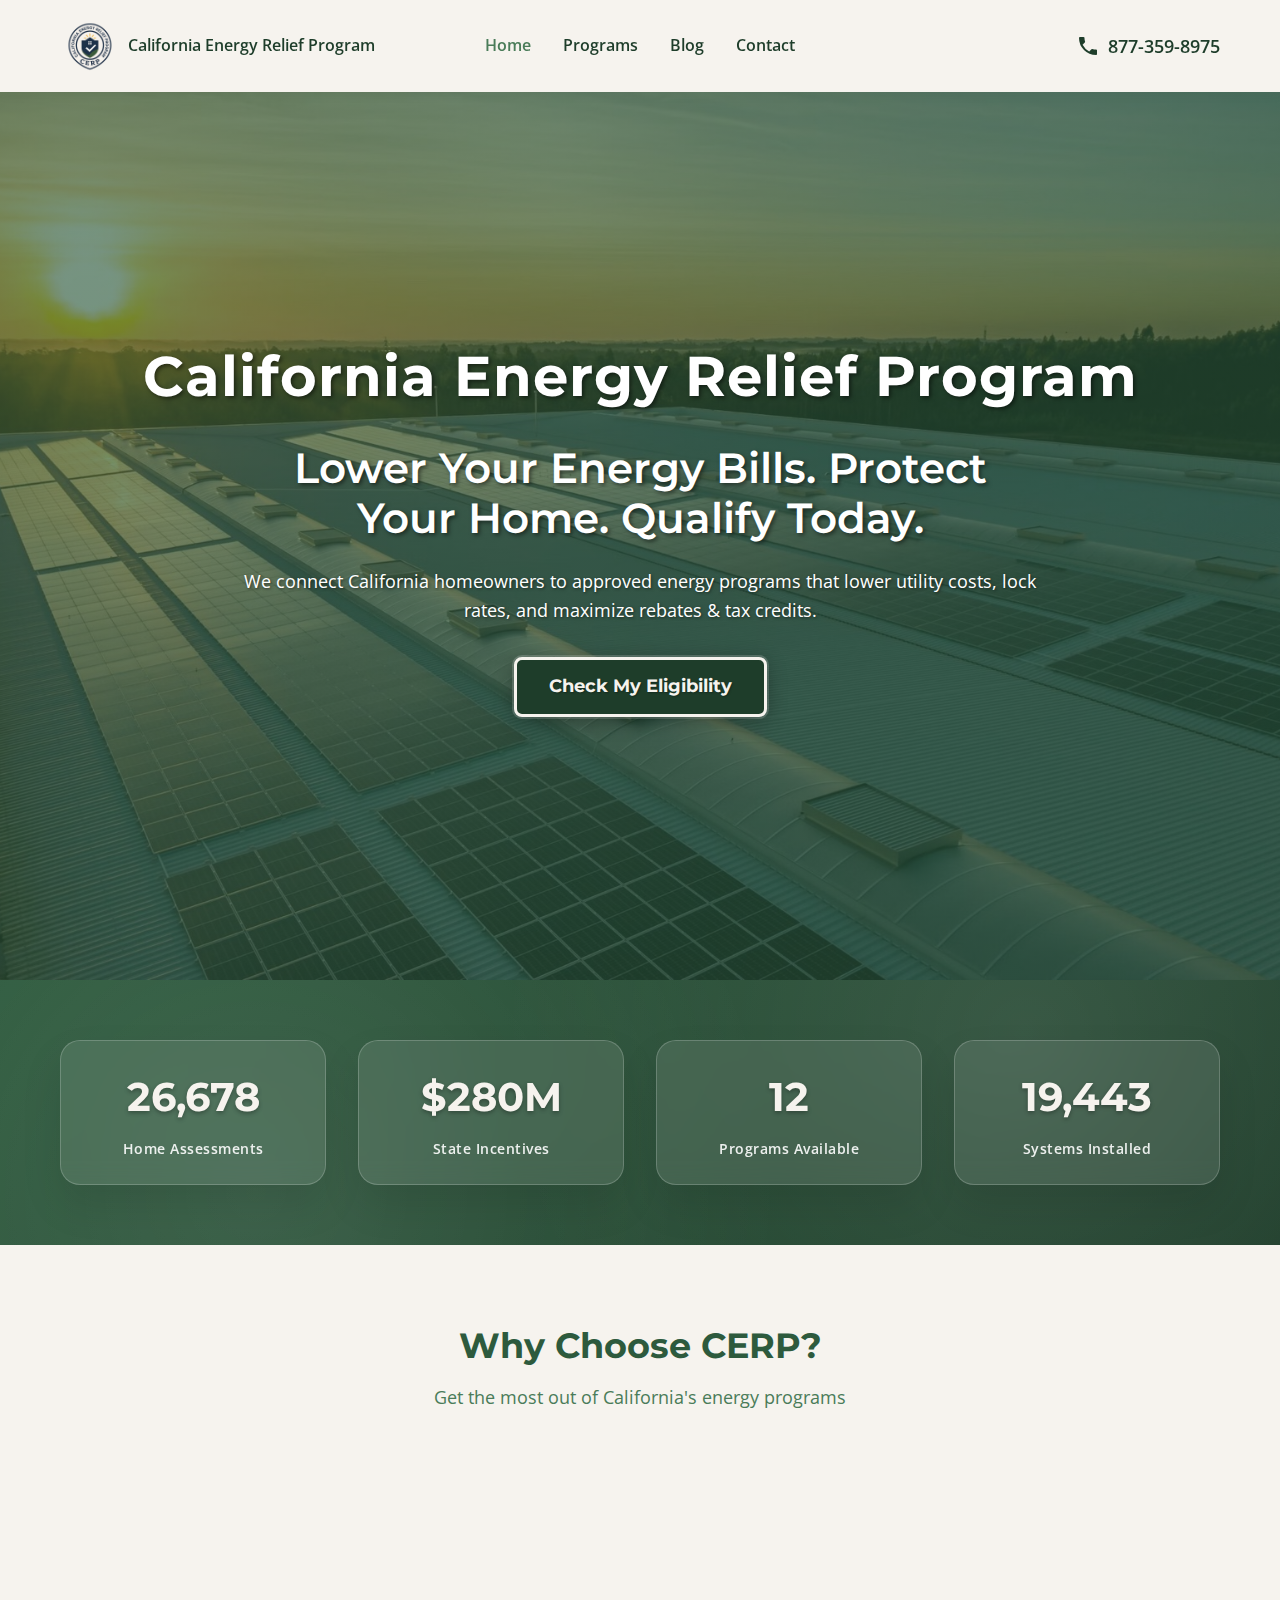
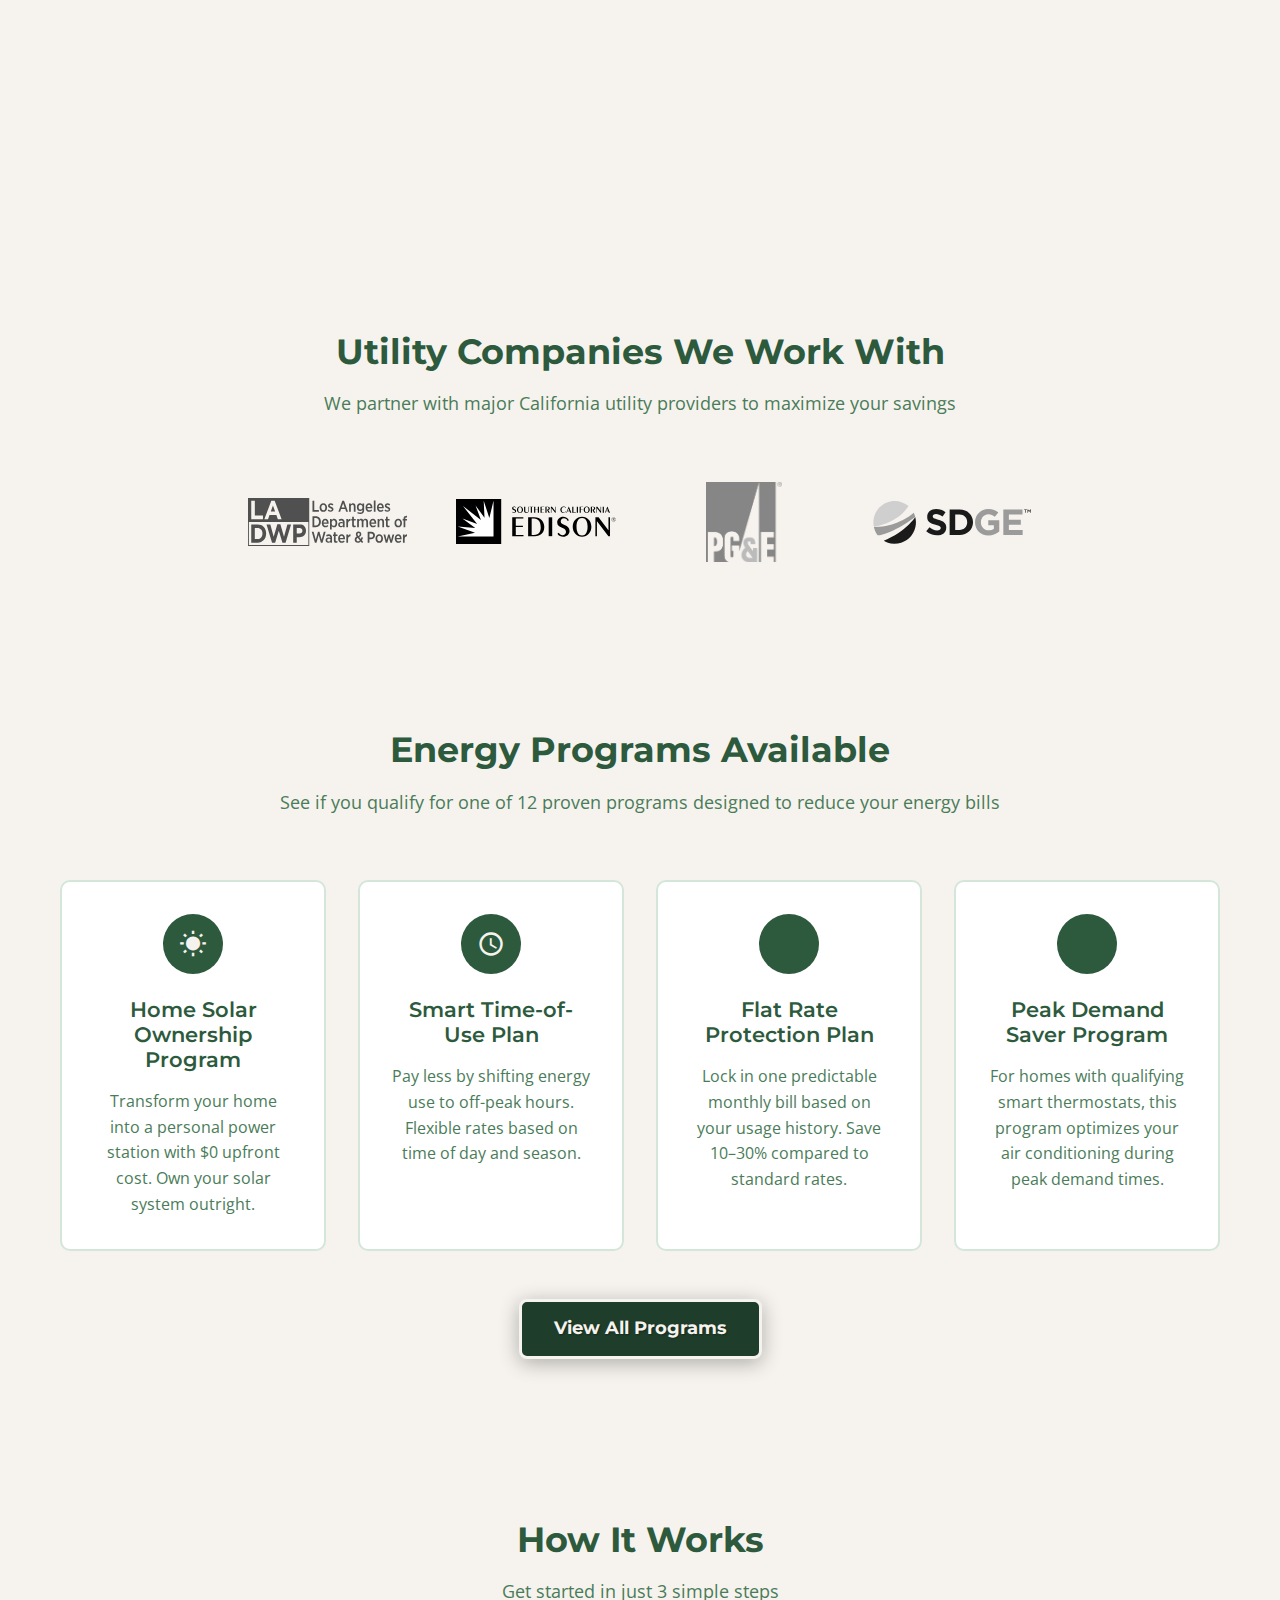
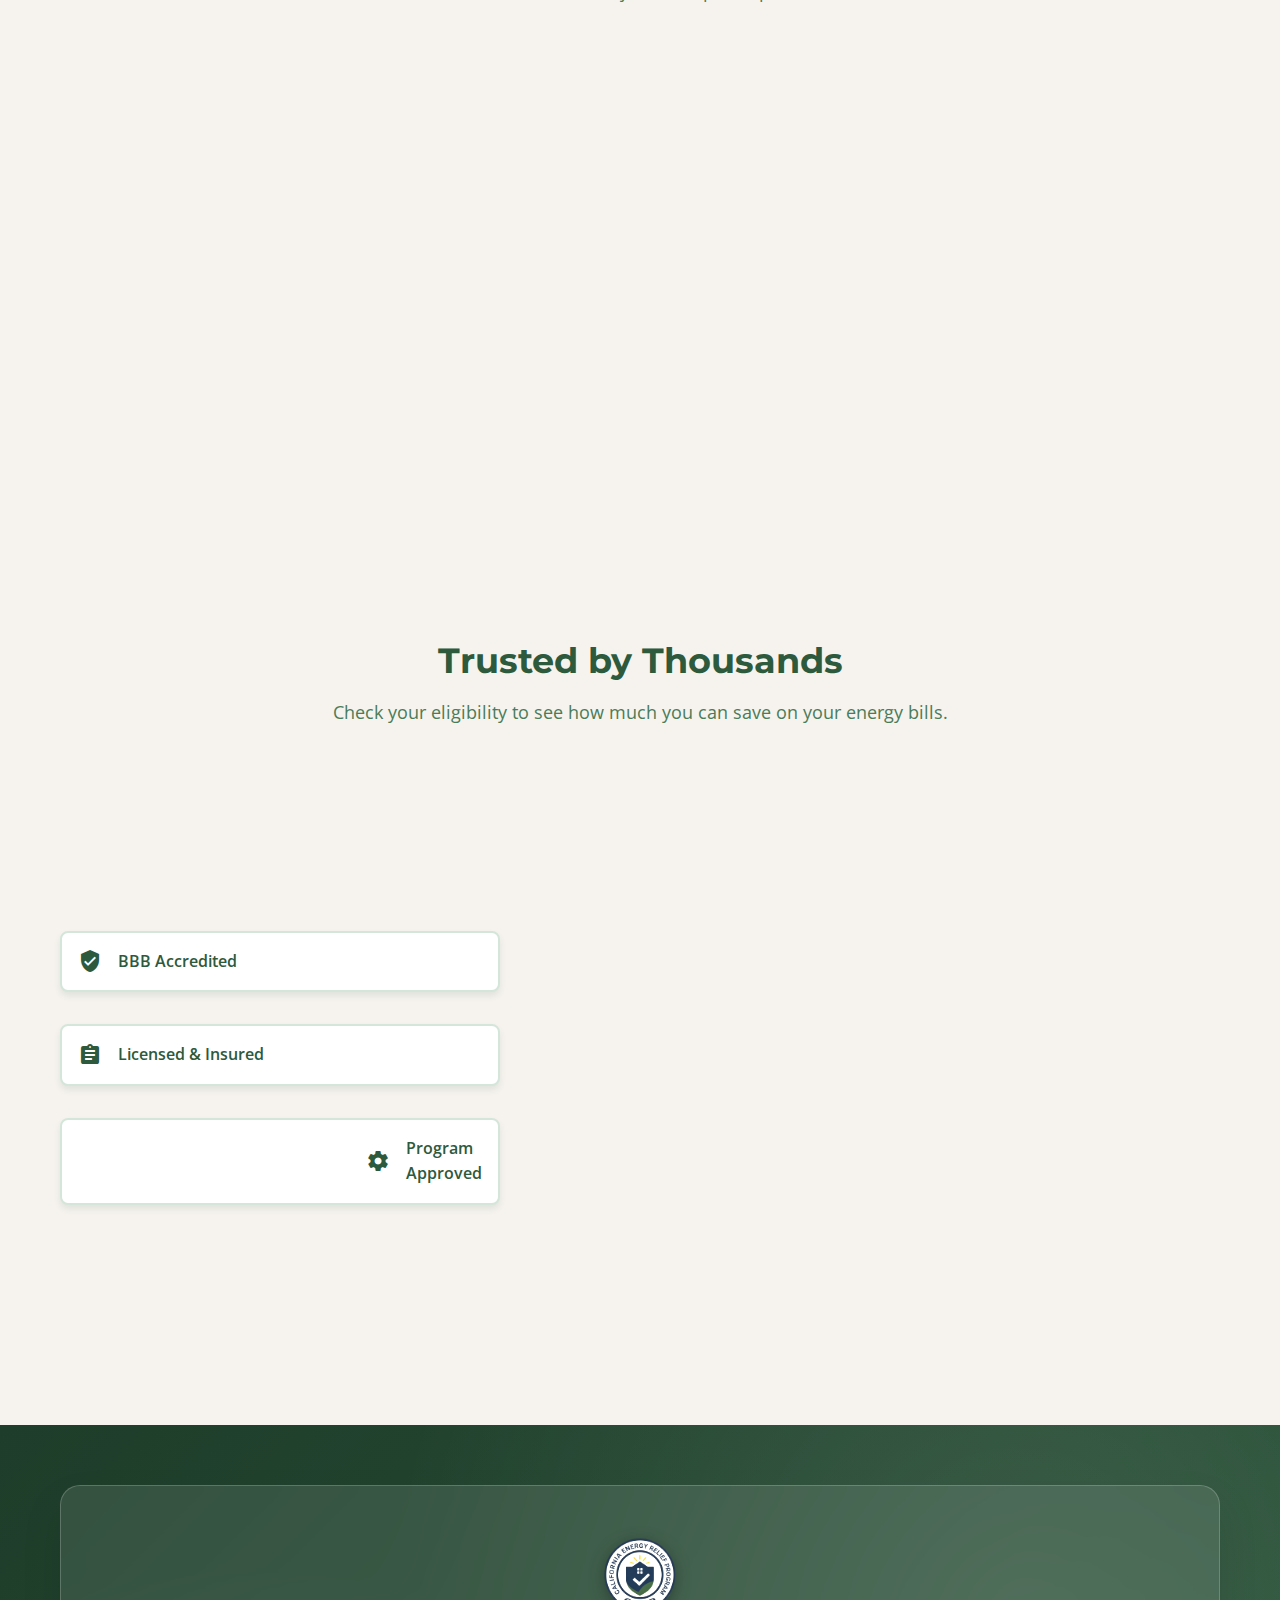
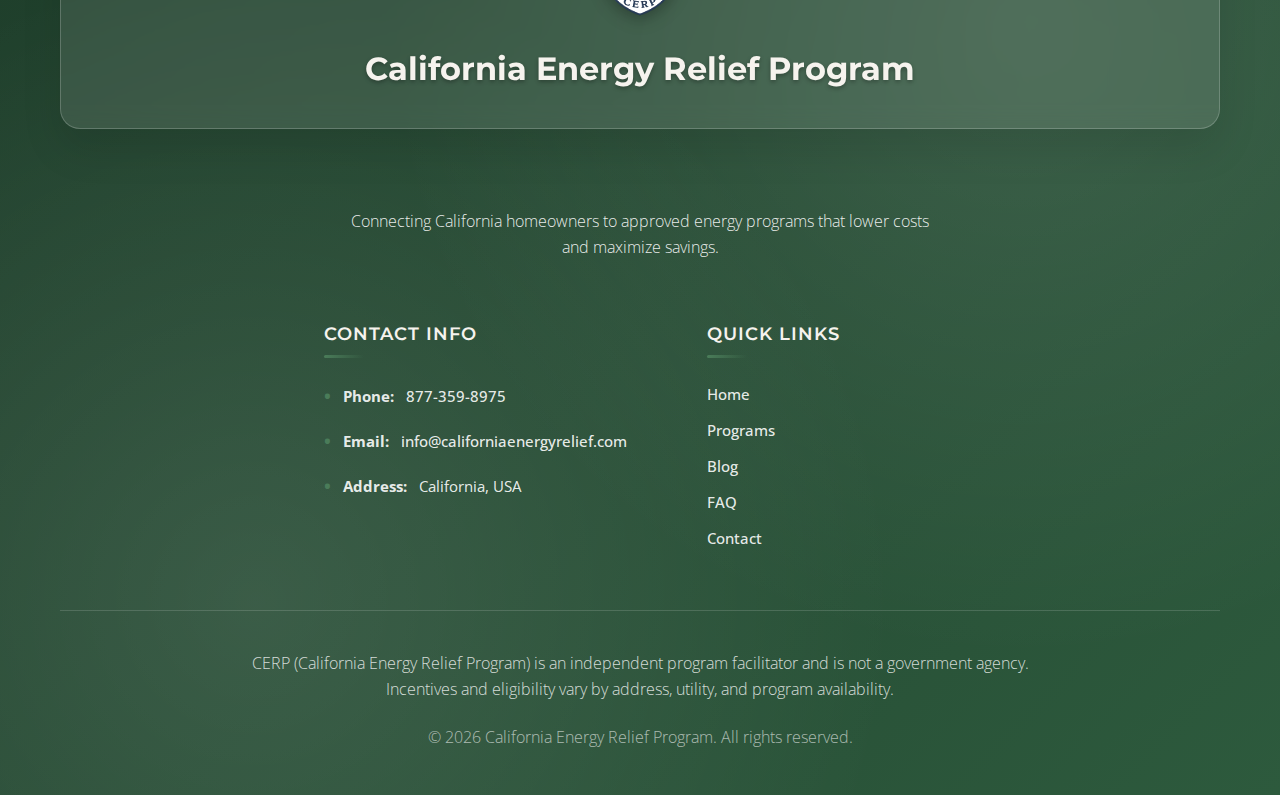
<file: index.html>
<!DOCTYPE html>
<html lang="en">

<head>
    <meta charset="UTF-8">
    <meta name="viewport" content="width=device-width, initial-scale=1.0">
    <title>California Energy Relief Program | Lower Bills & Qualify for Incentives</title>
    <meta name="description"
        content="Connect with California energy programs to reduce utility bills, lock rates, and access rebates. Check your eligibility in minutes.">

    <!-- Favicon -->
    <link rel="icon" type="image/png" href="assets/cerp-logo.png">

    <!-- Deferred Script -->
    <script src="script.js" defer></script>

    <!-- Resource Hints for Performance -->
    <link rel="preload" href="assets/cerp-logo.png" as="image" type="image/png">
    <link rel="preload" href="styles.css" as="style">
    <link rel="preload"
        href="https://fonts.googleapis.com/css2?family=Montserrat:wght@400;500;600;700&family=Open+Sans:wght@300;400;500;600&display=swap"
        as="style">

    <!-- Prefetch non-critical resources -->
    <link rel="prefetch" href="assets/programs-hero-image.jpeg" as="image" type="image/jpeg">
    <link rel="prefetch" href="programs.html">
    <link rel="prefetch" href="contact.html">

    <!-- Google Fonts -->
    <link rel="preconnect" href="https://fonts.googleapis.com">
    <link rel="preconnect" href="https://fonts.gstatic.com" crossorigin>
    <link
        href="https://fonts.googleapis.com/css2?family=Montserrat:wght@400;500;600;700&family=Open+Sans:wght@300;400;500;600&display=swap"
        rel="stylesheet">

    <!-- Material Design Icons -->
    <link href="https://fonts.googleapis.com/icon?family=Material+Icons" rel="stylesheet">

    <!-- CSS -->
    <link rel="stylesheet" href="styles.css">

    <!-- Formspree handles spam protection automatically -->
</head>

<body>
    <!-- Header -->
    <header class="header">
        <div class="container">
            <div class="header-content">
                <div class="logo">
                    <img src="assets/cerp-logo.png" alt="CERP Logo" class="logo-img">
                    <span class="logo-text">
                        <span class="logo-text-full">California Energy Relief Program</span>
                        <span class="logo-text-short">CERP</span>
                    </span>
                </div>
                <nav class="nav">
                    <ul class="nav-list">
                        <li><a href="#home" class="nav-link active">Home</a></li>
                        <li><a href="programs.html" class="nav-link">Programs</a></li>
                        <li><a href="blog.html" class="nav-link">Blog</a></li>
                        <li><a href="contact.html" class="nav-link">Contact</a></li>

                    </ul>
                </nav>
                <div class="header-contact">
                    <a href="tel:+1-877-359-8975" class="phone-link">
                        <span class="material-icons">phone</span>
                        877-359-8975
                    </a>
                </div>
                <button class="mobile-menu-toggle" aria-label="Toggle mobile menu">
                    <span></span>
                    <span></span>
                    <span></span>
                </button>
            </div>
        </div>
    </header>

    <!-- Hero Section -->
    <section id="home" class="hero">
        <img src="assets/hero-image.jpeg" alt="Hero Background" class="hero-background" fetchpriority="high">
        <div class="hero-overlay"></div>
        <div class="container">
            <div class="hero-content">
                <h2 class="hero-header">California Energy Relief Program</h2>
                <div class="hero-text">
                    <h1 class="hero-title">Lower Your Energy Bills. Protect Your Home. Qualify Today.</h1>
                    <p class="hero-subtitle">We connect California homeowners to approved energy programs that lower
                        utility costs, lock rates, and maximize rebates & tax credits.</p>
                    <a href="contact.html" class="btn btn-primary">Check My Eligibility</a>
                </div>
            </div>
        </div>
    </section>

    <!-- Stats Bar Section -->
    <section class="stats-bar">
        <div class="container">
            <div class="stats-content">
                <div class="stat-item">
                    <div class="stat-number">26,678</div>
                    <div class="stat-label">Home Assessments</div>
                </div>
                <div class="stat-item">
                    <div class="stat-number">$280M</div>
                    <div class="stat-label">State Incentives</div>
                </div>
                <div class="stat-item">
                    <div class="stat-number">12</div>
                    <div class="stat-label">Programs Available</div>
                </div>
                <div class="stat-item">
                    <div class="stat-number">19,443</div>
                    <div class="stat-label">Systems Installed</div>
                </div>
            </div>
        </div>
    </section>

    <!-- Benefits Section -->
    <section class="benefits">
        <div class="container">
            <div class="section-header">
                <h2 class="section-title">Why Choose CERP?</h2>
                <p class="section-subtitle">Get the most out of California's energy programs</p>
            </div>
            <div class="benefits-grid">
                <div class="benefit-card">
                    <div class="benefit-icon">
                        <svg viewBox="0 0 24 24" fill="none" stroke="currentColor" stroke-width="2">
                            <path d="M12 2L2 7l10 5 10-5-10-5zM2 17l10 5 10-5M2 12l10 5 10-5" />
                        </svg>
                    </div>
                    <h3 class="benefit-title">No Upfront Cost Options</h3>
                    <p class="benefit-description">Access financing options that let you start saving immediately
                        without breaking the bank.</p>
                </div>
                <div class="benefit-card">
                    <div class="benefit-icon">
                        <svg viewBox="0 0 24 24" fill="none" stroke="currentColor" stroke-width="2">
                            <path d="M9 12l2 2 4-4m6 2a9 9 0 11-18 0 9 9 0 0118 0z" />
                        </svg>
                    </div>
                    <h3 class="benefit-title">Up to 30% Federal Tax Credit</h3>
                    <p class="benefit-description">Maximize your savings with federal tax credits and state incentives.
                    </p>
                </div>
                <div class="benefit-card">
                    <div class="benefit-icon">
                        <svg viewBox="0 0 24 24" fill="none" stroke="currentColor" stroke-width="2">
                            <path d="M13 7h8m0 0v8m0-8l-8 8-4-4-6 6" />
                        </svg>
                    </div>
                    <h3 class="benefit-title">20-50% Monthly Bill Savings</h3>
                    <p class="benefit-description">See significant reductions in your monthly energy bills with our
                        proven programs.</p>
                </div>
            </div>
        </div>
    </section>

    <!-- Utility Partners Section -->
    <section class="utility-partners">
        <div class="container">
            <div class="section-header">
                <h2 class="section-title">Utility Companies We Work With</h2>
                <p class="section-subtitle">We partner with major California utility providers to maximize your savings
                </p>
            </div>
            <div class="utility-logos">
                <div class="utility-logo">
                    <a href="https://www.ladwp.com/" target="_blank" rel="noopener noreferrer"
                        aria-label="Visit LADWP website">
                        <img src="assets/ladwp-logo.svg" alt="LADWP Logo" class="utility-logo-img" loading="lazy">
                    </a>
                </div>
                <div class="utility-logo">
                    <a href="https://www.sce.com/" target="_blank" rel="noopener noreferrer"
                        aria-label="Visit Southern California Edison website">
                        <img src="assets/edison-logo.svg" alt="Southern California Edison Logo" class="utility-logo-img"
                            loading="lazy">
                    </a>
                </div>
                <div class="utility-logo">
                    <a href="https://www.pge.com/" target="_blank" rel="noopener noreferrer"
                        aria-label="Visit PG&E website">
                        <img src="assets/pge-logo.png" alt="PG&E Logo" class="utility-logo-img" loading="lazy">
                    </a>
                </div>
                <div class="utility-logo">
                    <a href="https://www.sdge.com/" target="_blank" rel="noopener noreferrer"
                        aria-label="Visit SDG&E website">
                        <img src="assets/sdge-logo.svg" alt="SDG&E Logo" class="utility-logo-img" loading="lazy">
                    </a>
                </div>
            </div>
        </div>
    </section>

    <!-- Programs Preview Section -->
    <section class="programs-preview" id="programs-preview">
        <div class="container">
            <div class="section-header">
                <h2 class="section-title">Energy Programs Available</h2>
                <p class="section-subtitle">See if you qualify for one of 12 proven programs designed to reduce your
                    energy bills</p>
            </div>
            <div class="programs-preview-grid">
                <div class="program-preview-card">
                    <div class="program-preview-icon">
                        <span class="material-icons">wb_sunny</span>
                    </div>
                    <h3 class="program-preview-title">Home Solar Ownership Program</h3>
                    <p class="program-preview-description">Transform your home into a personal power station with $0
                        upfront cost. Own your solar system outright.</p>
                </div>
                <div class="program-preview-card">
                    <div class="program-preview-icon">
                        <span class="material-icons">schedule</span>
                    </div>
                    <h3 class="program-preview-title">Smart Time-of-Use Plan</h3>
                    <p class="program-preview-description">Pay less by shifting energy use to off-peak hours. Flexible
                        rates based on time of day and season.</p>
                </div>
                <div class="program-preview-card">
                    <div class="program-preview-icon">
                        <span class="material-icons">analytics</span>
                    </div>
                    <h3 class="program-preview-title">Flat Rate Protection Plan</h3>
                    <p class="program-preview-description">Lock in one predictable monthly bill based on your usage
                        history. Save 10–30% compared to standard rates.</p>
                </div>
                <div class="program-preview-card">
                    <div class="program-preview-icon">
                        <span class="material-icons">thermostat</span>
                    </div>
                    <h3 class="program-preview-title">Peak Demand Saver Program</h3>
                    <p class="program-preview-description">For homes with qualifying smart thermostats, this program
                        optimizes your air conditioning during peak demand times.</p>
                </div>
            </div>
            <div class="programs-preview-cta">
                <a href="programs.html" class="btn btn-primary">View All Programs</a>
            </div>
        </div>
    </section>

    <!-- How It Works Section -->
    <section class="how-it-works">
        <div class="container">
            <div class="section-header">
                <h2 class="section-title">How It Works</h2>
                <p class="section-subtitle">Get started in just 3 simple steps</p>
            </div>
            <div class="steps-grid">
                <div class="step-card">
                    <div class="step-number">1</div>
                    <div class="step-image">
                        <img src="assets/step-1.jpg" alt="Submit your bill" loading="lazy">
                    </div>
                    <h3 class="step-title">Submit Bill</h3>
                    <p class="step-description">Upload your current energy bill for instant eligibility assessment.</p>
                </div>
                <div class="step-card">
                    <div class="step-number">2</div>
                    <div class="step-image">
                        <img src="assets/step-2.jpg" alt="We check eligibility" loading="lazy">
                    </div>
                    <h3 class="step-title">Qualify</h3>
                    <p class="step-description">Our experts match you with the best programs for maximum savings.</p>
                </div>
                <div class="step-card">
                    <div class="step-number">3</div>
                    <div class="step-image">
                        <img src="assets/step-3.jpg" alt="You get a savings report" loading="lazy">
                    </div>
                    <h3 class="step-title">Start Saving</h3>
                    <p class="step-description">Begin saving immediately with your approved energy programs.</p>
                </div>
            </div>
        </div>
    </section>

    <!-- Trust Section -->
    <section class="trust">
        <div class="container">
            <div class="section-header">
                <h2 class="section-title">Trusted by Thousands</h2>
                <p class="section-subtitle">Check your eligibility to see how much you can save on your energy bills.
                </p>
            </div>
            <div class="trust-content">
                <div class="trust-badges">
                    <!-- BBB Accredited -->
                    <div class="badge">
                        <span class="material-icons badge-icon">verified_user</span>
                        <span class="badge-text">BBB Accredited</span>
                    </div>

                    <!-- Licensed & Insured -->
                    <div class="badge">
                        <span class="material-icons badge-icon">assignment</span>
                        <span class="badge-text">Licensed & Insured</span>
                    </div>

                    <!-- Program Approved -->
                    <div class="badge">
                        <span class="material-icons badge-icon">admin_panel_settings</span>
                        <span class="badge-text">Program Approved</span>
                    </div>
                </div>
                <div class="testimonials">
                    <div class="testimonial">
                        <p class="testimonial-text">"CERP helped us save over $200 monthly on our energy bills. The
                            solar installation was seamless and the rebates were exactly as promised."</p>
                        <div class="testimonial-author">- Sarah M., San Diego</div>
                    </div>
                    <div class="testimonial">
                        <p class="testimonial-text">"Professional service from start to finish. We qualified for
                            multiple programs and the savings have been incredible."</p>
                        <div class="testimonial-author">- Michael R., Los Angeles</div>
                    </div>
                    <div class="testimonial">
                        <p class="testimonial-text">"The energy audit revealed opportunities we never knew existed. Our
                            home is more comfortable and our bills are lower."</p>
                        <div class="testimonial-author">- Jennifer L., San Francisco</div>
                    </div>
                </div>
            </div>
        </div>
    </section>

    <!-- Footer -->
    <footer class="footer">
        <div class="container">
            <div class="footer-content">
                <div class="footer-logo">
                    <img src="assets/cerp-logo.png" alt="CERP Logo" class="footer-logo-img" loading="lazy">
                    <span class="footer-logo-text">California Energy Relief Program</span>
                </div>
                <p class="footer-description">Connecting California homeowners to approved energy programs that lower
                    costs and maximize savings.</p>

                <div class="footer-sections-container">
                    <div class="footer-section">
                        <h4 class="footer-title">Contact Info</h4>
                        <div class="footer-contact">
                            <p><strong>Phone:</strong> <a href="tel:+1-877-359-8975">877-359-8975</a></p>
                            <p><strong>Email:</strong> <a
                                    href="mailto:info@californiaenergyrelief.com">info@californiaenergyrelief.com</a>
                            </p>
                            <p><strong>Address:</strong> California, USA</p>
                        </div>
                    </div>
                    <div class="footer-section">
                        <h4 class="footer-title">Quick Links</h4>
                        <div class="footer-links">
                            <p><a href="index.html">Home</a></p>
                            <p><a href="programs.html">Programs</a></p>
                            <p><a href="blog.html">Blog</a></p>
                            <p><a href="faq.html">FAQ</a></p>
                            <p><a href="contact.html">Contact</a></p>
                        </div>
                    </div>
                </div>
            </div>
            <div class="footer-bottom">
                <div class="compliance-text">
                    <p>CERP (California Energy Relief Program) is an independent program facilitator and is not a
                        government agency. Incentives and eligibility vary by address, utility, and program
                        availability.</p>
                </div>
                <div class="footer-legal">
                    <p>&copy; 2026 California Energy Relief Program. All rights reserved.</p>
                </div>
            </div>
        </div>
    </footer>

    <!-- JavaScript -->
    <!-- Floating Phone Button (Mobile Only) -->
    <a href="tel:+1-877-359-8975" class="floating-phone-btn" aria-label="Call Us">
        <span class="material-icons">phone</span>
    </a>
</body>

</html>
</file>
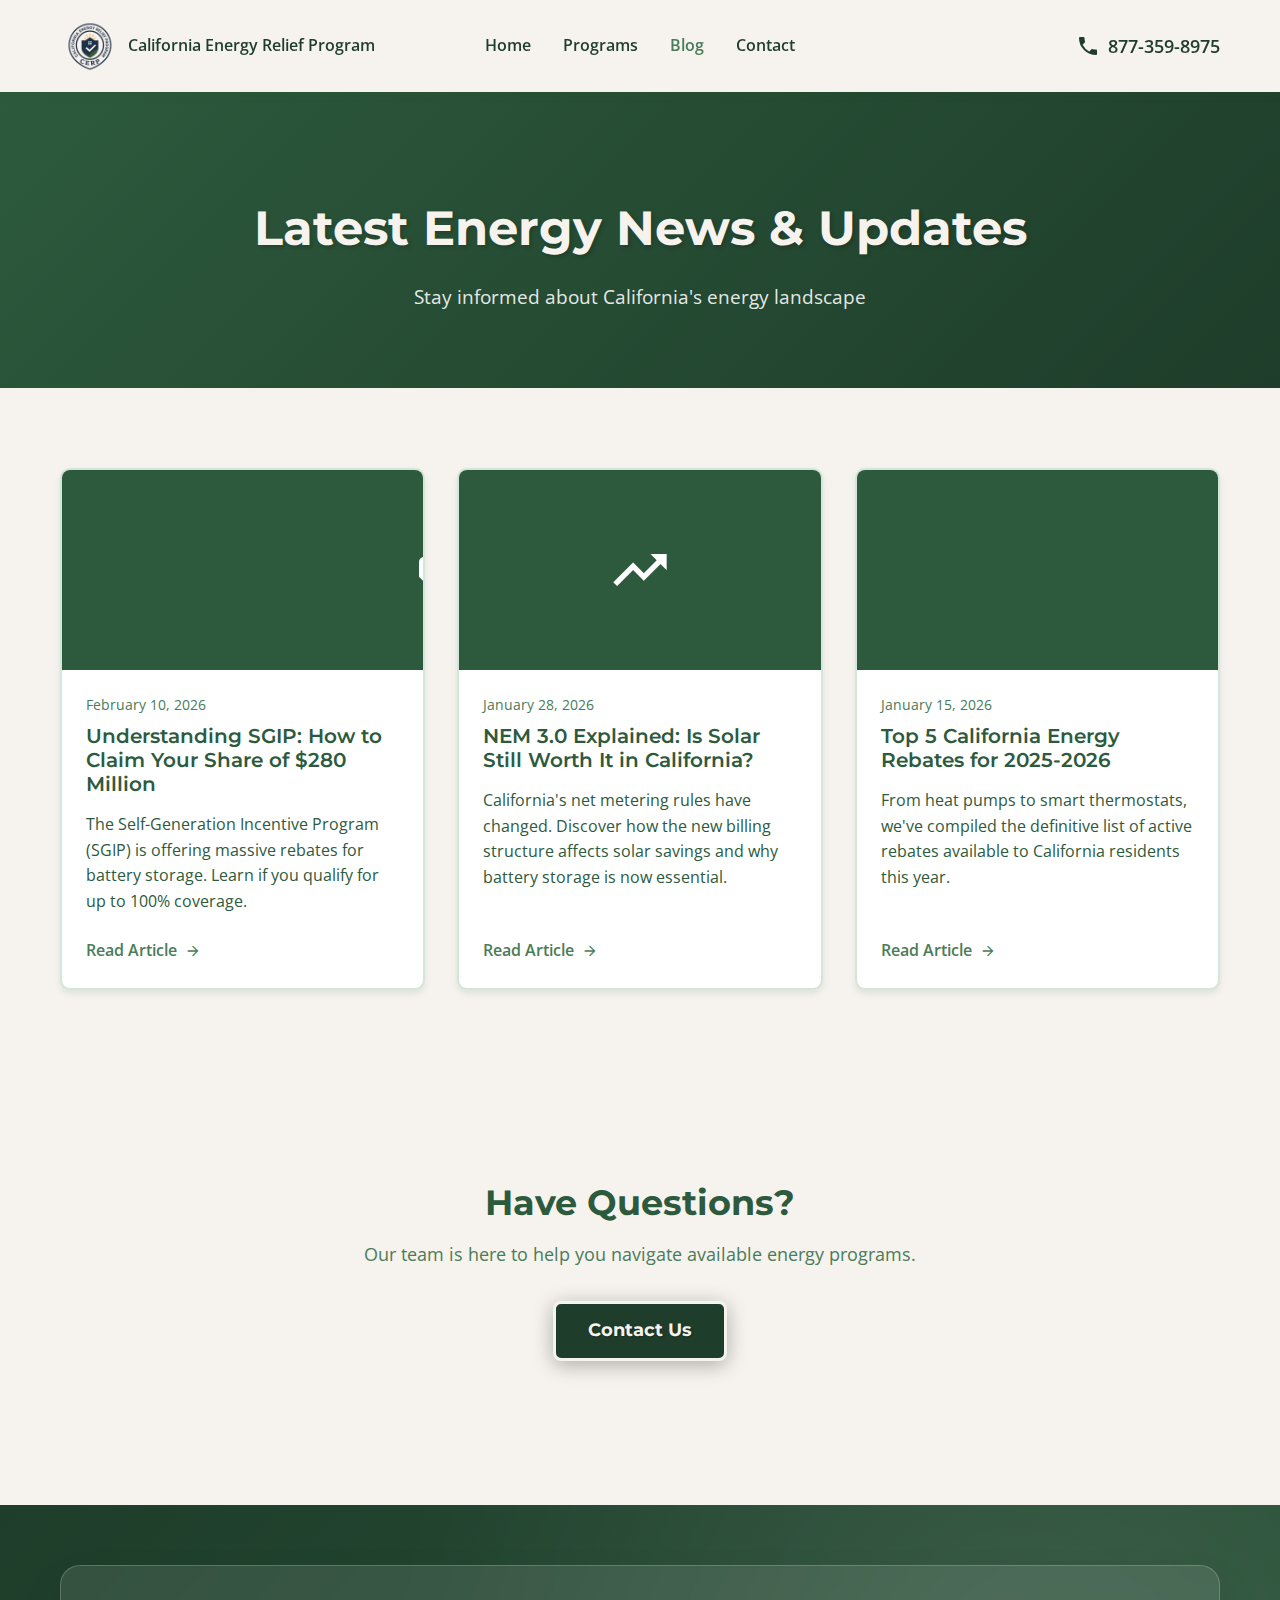
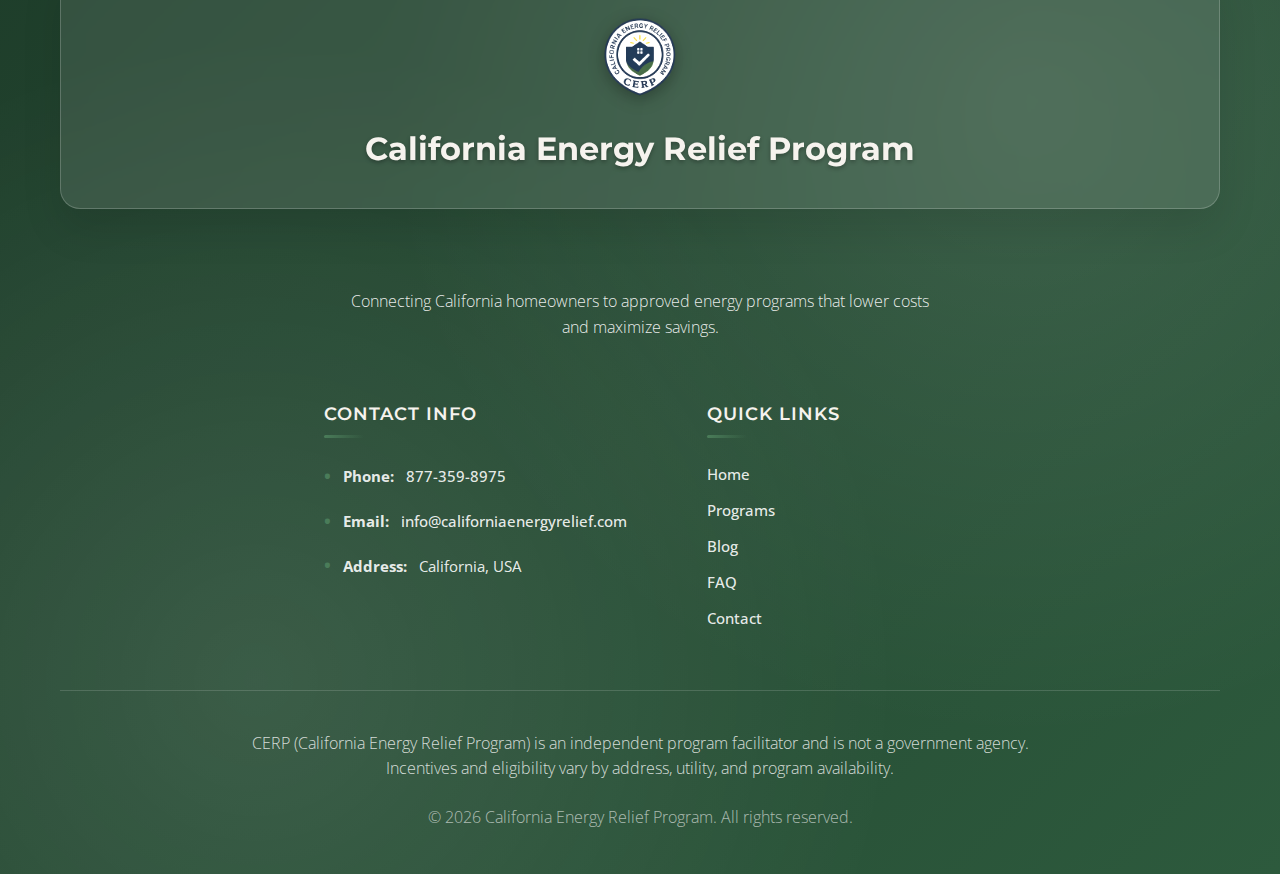
<file: blog.html>
<!DOCTYPE html>
<html lang="en">

<head>
    <meta charset="UTF-8">
    <meta name="viewport" content="width=device-width, initial-scale=1.0">
    <title>Energy Savings Blog | California Energy Relief Program</title>
    <meta name="description"
        content="Latest news, guides, and updates on California energy programs, SGIP funding, solar mandates, and rebate opportunities.">

    <!-- Favicon -->
    <link rel="icon" type="image/png" href="assets/cerp-logo.png">

    <!-- Deferred Script -->
    <script src="script.js" defer></script>

    <!-- Resource Hints for Performance -->
    <link rel="preload" href="assets/cerp-logo.png" as="image" type="image/png">
    <link rel="preload" href="styles.css" as="style">
    <link rel="preload"
        href="https://fonts.googleapis.com/css2?family=Montserrat:wght@400;500;600;700&family=Open+Sans:wght@300;400;500;600&display=swap"
        as="style">

    <!-- Prefetch non-critical resources -->
    <link rel="prefetch" href="index.html">
    <link rel="prefetch" href="programs.html">

    <!-- Google Fonts -->
    <link rel="preconnect" href="https://fonts.googleapis.com">
    <link rel="preconnect" href="https://fonts.gstatic.com" crossorigin>
    <link
        href="https://fonts.googleapis.com/css2?family=Montserrat:wght@400;500;600;700&family=Open+Sans:wght@300;400;500;600&display=swap"
        rel="stylesheet">

    <!-- Material Design Icons -->
    <link href="https://fonts.googleapis.com/icon?family=Material+Icons" rel="stylesheet">

    <!-- CSS -->
    <link rel="stylesheet" href="styles.css">
    <style>
        .blog-hero {
            padding: 120px 0 60px;
            background-color: var(--background-white);
            text-align: center;
        }

        .article-card {
            background: white;
            border-radius: 10px;
            overflow: hidden;
            box-shadow: 0 4px 6px var(--shadow);
            transition: all 0.3s ease;
            border: 2px solid var(--border-light);
            display: flex;
            flex-direction: column;
            height: 100%;
        }

        .article-card:hover {
            transform: translateY(-5px);
            box-shadow: 0 8px 20px var(--shadow);
            border-color: var(--primary-navy);
        }

        .article-image {
            height: 200px;
            background-color: var(--primary-navy);
            display: flex;
            align-items: center;
            justify-content: center;
            color: white;
        }

        .article-content {
            padding: 1.5rem;
            flex-grow: 1;
            display: flex;
            flex-direction: column;
        }

        .article-date {
            font-size: 0.85rem;
            color: var(--text-light);
            margin-bottom: 0.5rem;
        }

        .article-title {
            font-family: 'Montserrat', sans-serif;
            font-size: 1.25rem;
            color: var(--primary-navy);
            margin-bottom: 1rem;
            font-weight: 600;
        }

        .article-excerpt {
            color: var(--text-dark);
            margin-bottom: 1.5rem;
            flex-grow: 1;
        }

        .read-more {
            color: var(--accent-gold);
            font-weight: 600;
            text-decoration: none;
            display: inline-flex;
            align-items: center;
            gap: 0.5rem;
        }

        .read-more:hover {
            text-decoration: underline;
        }
    </style>
</head>

<body>
    <!-- Header -->
    <header class="header">
        <div class="container">
            <div class="header-content">
                <div class="logo">
                    <img src="assets/cerp-logo.png" alt="CERP Logo" class="logo-img">
                    <span class="logo-text">
                        <span class="logo-text-full">California Energy Relief Program</span>
                        <span class="logo-text-short">CERP</span>
                    </span>
                </div>
                <nav class="nav">
                    <ul class="nav-list">
                        <li><a href="index.html" class="nav-link">Home</a></li>
                        <li><a href="programs.html" class="nav-link">Programs</a></li>
                        <li><a href="blog.html" class="nav-link active">Blog</a></li>
                        <li><a href="contact.html" class="nav-link">Contact</a></li>
                    </ul>
                </nav>
                <div class="header-contact">
                    <a href="tel:+1-877-359-8975" class="phone-link">
                        <span class="material-icons">phone</span>
                        877-359-8975
                    </a>
                </div>
                <button class="mobile-menu-toggle">
                    <span></span>
                    <span></span>
                    <span></span>
                </button>
            </div>
        </div>
    </header>

    <!-- Blog Hero -->
    <section class="blog-hero">
        <div class="container">
            <h1 class="section-title">Latest Energy News & Updates</h1>
            <p class="section-subtitle">Stay informed about California's energy landscape</p>
        </div>
    </section>

    <!-- Articles Grid -->
    <section class="programs">
        <div class="container">
            <div class="programs-grid">
                <!-- Article 1 -->
                <article class="article-card">
                    <div class="article-image">
                        <span class="material-icons" style="font-size: 64px;">solar_power</span>
                    </div>
                    <div class="article-content">
                        <span class="article-date">February 10, 2026</span>
                        <h2 class="article-title">Understanding SGIP: How to Claim Your Share of $280 Million</h2>
                        <p class="article-excerpt">The Self-Generation Incentive Program (SGIP) is offering massive
                            rebates for battery storage. Learn if you qualify for up to 100% coverage.</p>
                        <a href="blog/understanding-sgip.html" class="read-more">Read Article <span
                                class="material-icons" style="font-size: 16px;">arrow_forward</span></a>
                    </div>
                </article>

                <!-- Article 2 -->
                <article class="article-card">
                    <div class="article-image">
                        <span class="material-icons" style="font-size: 64px;">trending_up</span>
                    </div>
                    <div class="article-content">
                        <span class="article-date">January 28, 2026</span>
                        <h2 class="article-title">NEM 3.0 Explained: Is Solar Still Worth It in California?</h2>
                        <p class="article-excerpt">California's net metering rules have changed. Discover how the new
                            billing structure affects solar savings and why battery storage is now essential.</p>
                        <a href="blog/nem-3-explained.html" class="read-more">Read Article <span class="material-icons"
                                style="font-size: 16px;">arrow_forward</span></a>
                    </div>
                </article>

                <!-- Article 3 -->
                <article class="article-card">
                    <div class="article-image">
                        <span class="material-icons" style="font-size: 64px;">savings</span>
                    </div>
                    <div class="article-content">
                        <span class="article-date">January 15, 2026</span>
                        <h2 class="article-title">Top 5 California Energy Rebates for 2025-2026</h2>
                        <p class="article-excerpt">From heat pumps to smart thermostats, we've compiled the definitive
                            list of active rebates available to California residents this year.</p>
                        <a href="blog/energy-rebates-2025.html" class="read-more">Read Article <span
                                class="material-icons" style="font-size: 16px;">arrow_forward</span></a>
                    </div>
                </article>
            </div>
        </div>
    </section>

    <!-- Contact CTA -->
    <section class="trust" style="background-color: var(--background-white);">
        <div class="container">
            <div class="section-header">
                <h2 class="section-title">Have Questions?</h2>
                <p class="section-subtitle">Our team is here to help you navigate available energy programs.</p>
                <div style="margin-top: 2rem;">
                    <a href="contact.html" class="btn btn-primary">Contact Us</a>
                </div>
            </div>
        </div>
    </section>

    <!-- Footer -->
    <footer class="footer">
        <div class="container">
            <div class="footer-content">
                <div class="footer-logo">
                    <img src="assets/cerp-logo.png" alt="CERP Logo" class="footer-logo-img" loading="lazy">
                    <span class="footer-logo-text">California Energy Relief Program</span>
                </div>
                <p class="footer-description">Connecting California homeowners to approved energy programs that lower
                    costs and maximize savings.</p>

                <div class="footer-sections-container">
                    <div class="footer-section">
                        <h4 class="footer-title">Contact Info</h4>
                        <div class="footer-contact">
                            <p><strong>Phone:</strong> <a href="tel:+1-877-359-8975">877-359-8975</a></p>
                            <p><strong>Email:</strong> <a
                                    href="mailto:info@californiaenergyrelief.com">info@californiaenergyrelief.com</a>
                            </p>
                            <p><strong>Address:</strong> California, USA</p>
                        </div>
                    </div>
                    <div class="footer-section">
                        <h4 class="footer-title">Quick Links</h4>
                        <div class="footer-links">
                            <p><a href="index.html">Home</a></p>
                            <p><a href="programs.html">Programs</a></p>
                            <p><a href="blog.html">Blog</a></p>
                            <p><a href="faq.html">FAQ</a></p>
                            <p><a href="contact.html">Contact</a></p>
                        </div>
                    </div>
                </div>
            </div>
            <div class="footer-bottom">
                <div class="compliance-text">
                    <p>CERP (California Energy Relief Program) is an independent program facilitator and is not a
                        government agency. Incentives and eligibility vary by address, utility, and program
                        availability.</p>
                </div>
                <div class="footer-legal">
                    <p>&copy; 2026 California Energy Relief Program. All rights reserved.</p>
                </div>
            </div>
        </div>
    </footer>

    <!-- Floating Phone Button (Mobile Only) -->
    <a href="tel:+1-877-359-8975" class="floating-phone-btn" aria-label="Call Us">
        <span class="material-icons">phone</span>
    </a>
</body>

</html>
</file>
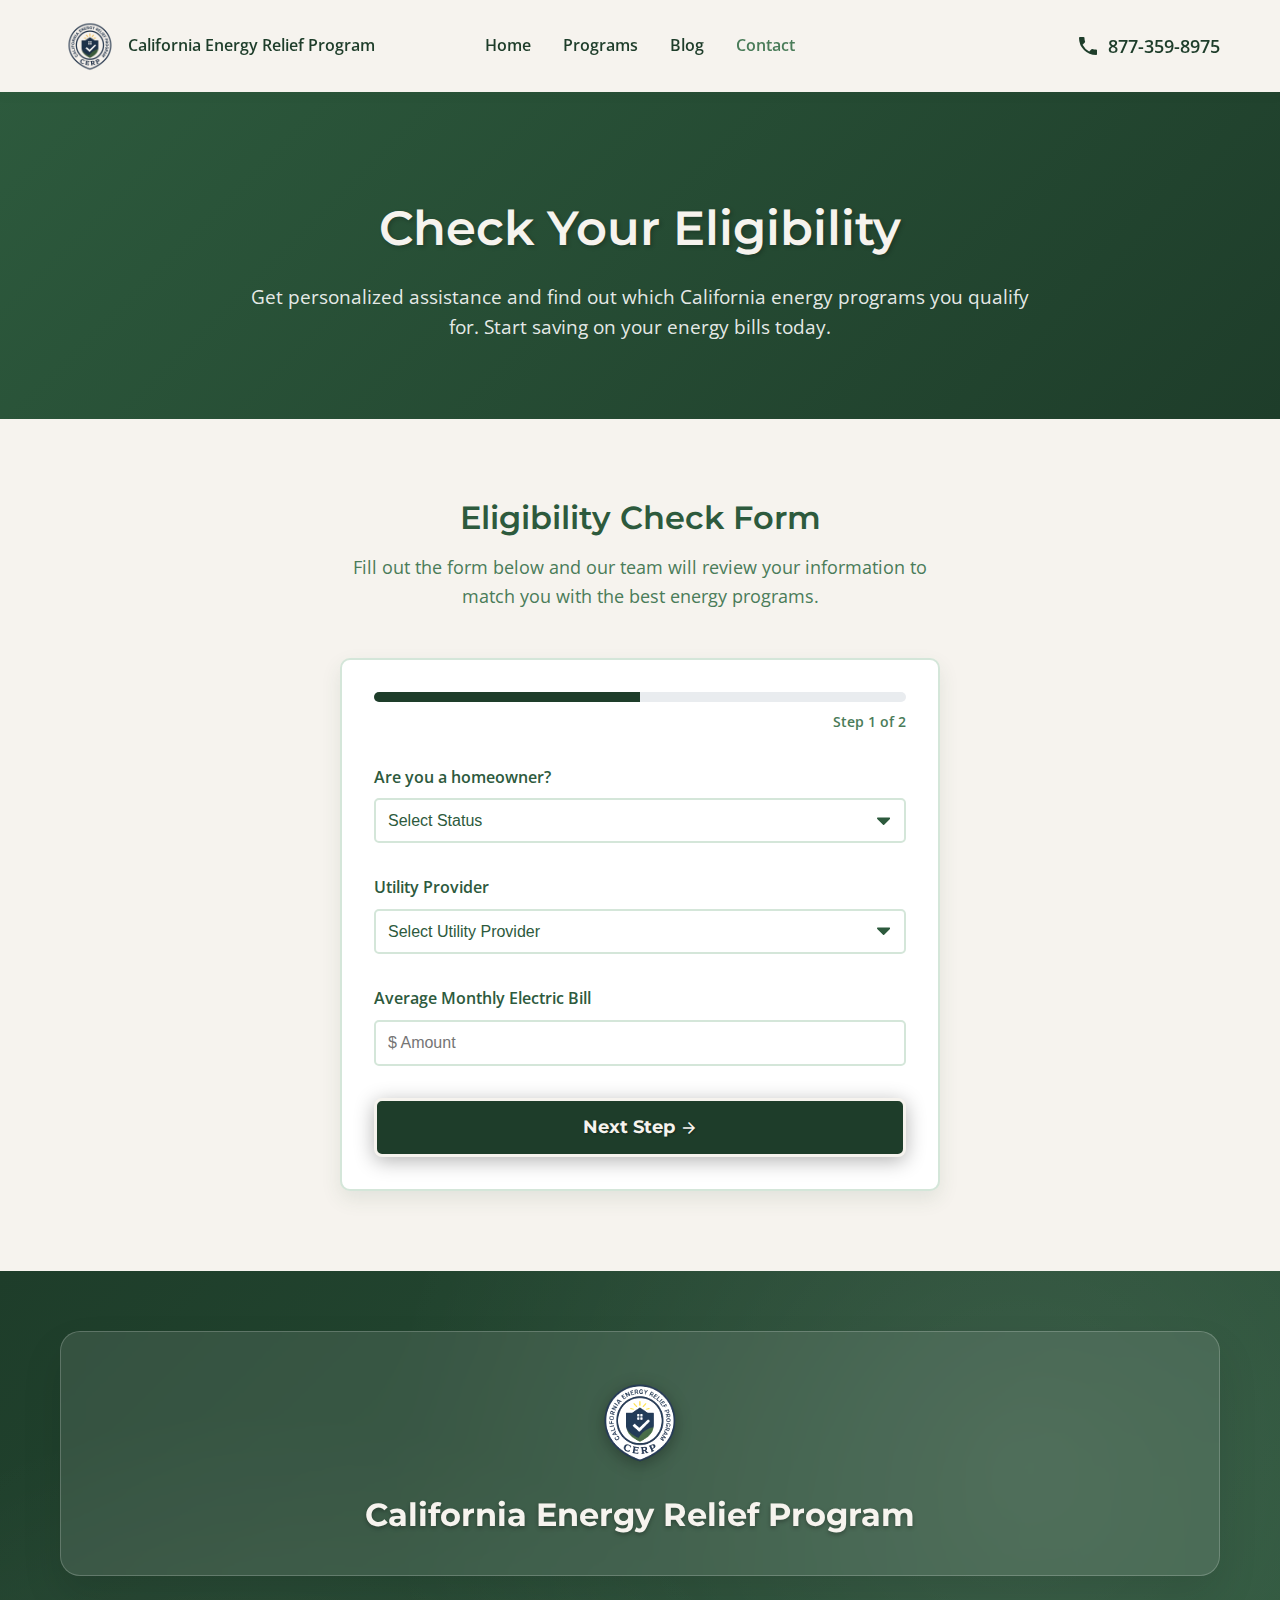
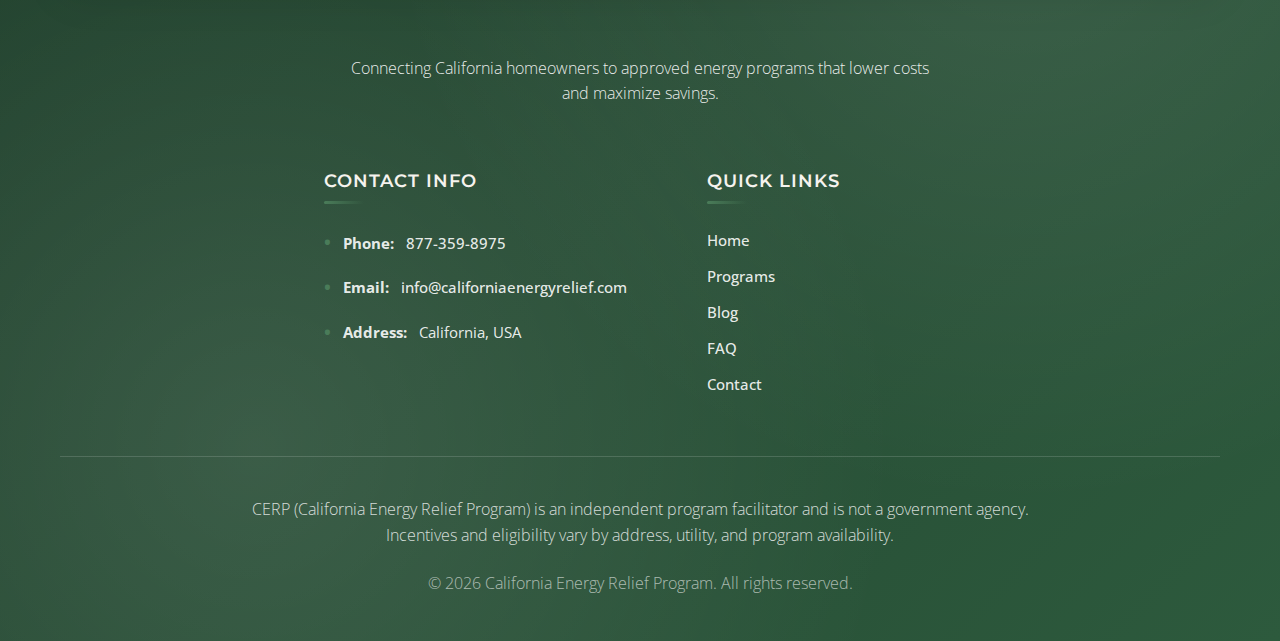
<file: contact.html>
<!DOCTYPE html>
<html lang="en">

<head>
    <meta charset="UTF-8">
    <meta name="viewport" content="width=device-width, initial-scale=1.0">
    <title>Contact Us - California Energy Relief Program</title>
    <meta name="description"
        content="Contact CERP to check your eligibility for California energy programs. Get personalized assistance and start saving on your energy bills today.">

    <!-- Favicon -->
    <link rel="icon" type="image/png" href="assets/cerp-logo.png">

    <!-- Deferred Script -->
    <script src="script.js" defer></script>

    <!-- Resource Hints for Performance -->
    <link rel="preload" href="assets/cerp-logo.png" as="image" type="image/png">
    <link rel="preload" href="styles.css" as="style">
    <link rel="preload"
        href="https://fonts.googleapis.com/css2?family=Montserrat:wght@400;500;600;700&family=Open+Sans:wght@300;400;500;600&display=swap"
        as="style">

    <!-- Prefetch non-critical resources -->
    <link rel="prefetch" href="assets/hero-image.jpeg" as="image" type="image/jpeg">
    <link rel="prefetch" href="assets/programs-hero-image.jpeg" as="image" type="image/jpeg">
    <link rel="prefetch" href="index.html">
    <link rel="prefetch" href="programs.html">

    <!-- Google Fonts -->
    <link rel="preconnect" href="https://fonts.googleapis.com">
    <link rel="preconnect" href="https://fonts.gstatic.com" crossorigin>
    <link
        href="https://fonts.googleapis.com/css2?family=Montserrat:wght@400;500;600;700&family=Open+Sans:wght@300;400;500;600&display=swap"
        rel="stylesheet">
    <link href="https://fonts.googleapis.com/icon?family=Material+Icons" rel="stylesheet">

    <!-- CSS -->
    <link rel="stylesheet" href="styles.css">
</head>

<body>
    <!-- Header -->
    <header class="header">
        <div class="container">
            <div class="header-content">
                <div class="logo">
                    <img src="assets/cerp-logo.png" alt="CERP Logo" class="logo-img">
                    <span class="logo-text">
                        <span class="logo-text-full">California Energy Relief Program</span>
                        <span class="logo-text-short">CERP</span>
                    </span>
                </div>
                <nav class="nav">
                    <ul class="nav-list">
                        <li><a href="index.html" class="nav-link">Home</a></li>
                        <li><a href="programs.html" class="nav-link">Programs</a></li>
                        <li><a href="blog.html" class="nav-link">Blog</a></li>
                        <li><a href="contact.html" class="nav-link active">Contact</a></li>
                    </ul>
                </nav>
                <div class="header-contact">
                    <a href="tel:+1-877-359-8975" class="phone-link">
                        <span class="material-icons">phone</span>
                        877-359-8975
                    </a>
                </div>
                <button class="mobile-menu-toggle">
                    <span></span>
                    <span></span>
                    <span></span>
                </button>
            </div>
        </div>
    </header>

    <!-- Contact Hero Section -->
    <section class="contact-hero">
        <div class="container">
            <div class="contact-hero-content">
                <h1 class="contact-hero-title">Check Your Eligibility</h1>
                <p class="contact-hero-subtitle">Get personalized assistance and find out which California energy
                    programs you qualify for. Start saving on your energy bills today.</p>
            </div>
        </div>
    </section>

    <!-- Contact Form Section -->
    <section class="contact-form-section">
        <div class="container">
            <div class="form-container">
                <h2 class="form-title">Eligibility Check Form</h2>
                <p class="form-subtitle">Fill out the form below and our team will review your information to match you
                    with the best energy programs.</p>

                <div class="hero-form">
                    <!-- Progress Bar -->
                    <div class="progress-container">
                        <div class="progress-bar">
                            <div class="progress-fill" id="progressFill" style="width: 50%;"></div>
                        </div>
                        <div class="progress-text">Step <span id="currentStepDisplay">1</span> of 2</div>
                    </div>

                    <form id="eligibilityForm" class="eligibility-form" action="https://formspree.io/f/xzzvwpew"
                        method="POST">

                        <!-- Step 1: Qualification -->
                        <div class="form-step active" id="step1">
                            <div class="form-group">
                                <label for="homeowner"
                                    style="display: block; margin-bottom: 0.5rem; color: var(--text-dark); font-weight: 600;">Are
                                    you a homeowner?</label>
                                <div class="custom-select">
                                    <select id="homeowner" name="homeowner" required>
                                        <option value="">Select Status</option>
                                        <option value="yes">Yes, I own my home</option>
                                        <option value="no">No, I am a renter</option>
                                    </select>
                                </div>
                            </div>

                            <div class="form-group">
                                <label for="utility"
                                    style="display: block; margin-bottom: 0.5rem; color: var(--text-dark); font-weight: 600;">Utility
                                    Provider</label>
                                <div class="custom-select">
                                    <select id="utility" name="utility" required>
                                        <option value="">Select Utility Provider</option>
                                        <option value="pg&e">PG&E</option>
                                        <option value="sce">Southern California Edison</option>
                                        <option value="sdge">San Diego Gas & Electric</option>
                                        <option value="other">Other</option>
                                    </select>
                                </div>
                            </div>

                            <div class="form-group">
                                <label for="billAmount"
                                    style="display: block; margin-bottom: 0.5rem; color: var(--text-dark); font-weight: 600;">Average
                                    Monthly Electric Bill</label>
                                <input type="number" id="billAmount" name="billAmount" placeholder="$ Amount" required>
                            </div>

                            <button type="button" class="btn btn-primary btn-block" onclick="nextStep()">Next Step <span
                                    class="material-icons"
                                    style="vertical-align: middle; font-size: 18px;">arrow_forward</span></button>
                        </div>

                        <!-- Step 2: Contact Info -->
                        <div class="form-step" id="step2" style="display: none;">
                            <div class="form-row" style="display: flex; gap: 1rem;">
                                <div class="form-group" style="flex: 1;">
                                    <label for="firstName"
                                        style="display: block; margin-bottom: 0.5rem; color: var(--text-dark); font-weight: 600;">First
                                        Name</label>
                                    <input type="text" id="firstName" name="firstName" placeholder="First Name"
                                        required>
                                </div>
                                <div class="form-group" style="flex: 1;">
                                    <label for="lastName"
                                        style="display: block; margin-bottom: 0.5rem; color: var(--text-dark); font-weight: 600;">Last
                                        Name</label>
                                    <input type="text" id="lastName" name="lastName" placeholder="Last Name" required>
                                </div>
                            </div>

                            <div class="form-group">
                                <label for="address"
                                    style="display: block; margin-bottom: 0.5rem; color: var(--text-dark); font-weight: 600;">Street
                                    Address</label>
                                <input type="text" id="address" name="address" placeholder="Street Address" required>
                            </div>

                            <div class="form-group">
                                <label for="phone"
                                    style="display: block; margin-bottom: 0.5rem; color: var(--text-dark); font-weight: 600;">Phone
                                    Number</label>
                                <input type="tel" id="phone" name="phone" placeholder="Phone Number" required>
                            </div>

                            <div class="form-group">
                                <label for="email"
                                    style="display: block; margin-bottom: 0.5rem; color: var(--text-dark); font-weight: 600;">Email
                                    Address</label>
                                <input type="email" id="email" name="email" placeholder="Email Address" required>
                            </div>

                            <input type="hidden" name="_subject" value="New CERP Eligibility Check">
                            <input type="hidden" name="_next" value="thank-you.html">

                            <div class="form-actions" style="display: flex; gap: 1rem;">
                                <button type="button" class="btn btn-secondary" onclick="prevStep()"
                                    style="flex: 1;">Back</button>
                                <button type="submit" class="btn btn-primary" style="flex: 2;">Check
                                    Eligibility</button>
                            </div>
                        </div>

                    </form>
                </div>
            </div>
        </div>
    </section>

    <!-- Footer -->
    <footer class="footer">
        <div class="container">
            <div class="footer-content">
                <div class="footer-logo">
                    <img src="assets/cerp-logo.png" alt="CERP Logo" class="footer-logo-img" loading="lazy">
                    <span class="footer-logo-text">California Energy Relief Program</span>
                </div>
                <p class="footer-description">Connecting California homeowners to approved energy programs that lower
                    costs and maximize savings.</p>

                <div class="footer-sections-container">
                    <div class="footer-section">
                        <h4 class="footer-title">Contact Info</h4>
                        <div class="footer-contact">
                            <p><strong>Phone:</strong> <a href="tel:+1-877-359-8975">877-359-8975</a></p>
                            <p><strong>Email:</strong> <a
                                    href="mailto:info@californiaenergyrelief.com">info@californiaenergyrelief.com</a>
                            </p>
                            <p><strong>Address:</strong> California, USA</p>
                        </div>
                    </div>
                    <div class="footer-section">
                        <h4 class="footer-title">Quick Links</h4>
                        <div class="footer-links">
                            <p><a href="index.html">Home</a></p>
                            <p><a href="programs.html">Programs</a></p>
                            <p><a href="blog.html">Blog</a></p>
                            <p><a href="faq.html">FAQ</a></p>
                            <p><a href="contact.html">Contact</a></p>
                        </div>
                    </div>
                </div>
            </div>
            <div class="footer-bottom">
                <div class="compliance-text">
                    <p>CERP (California Energy Relief Program) is an independent program facilitator and is not a
                        government agency. Incentives and eligibility vary by address, utility, and program
                        availability.</p>
                </div>
                <div class="footer-legal">
                    <p>&copy; 2026 California Energy Relief Program. All rights reserved.</p>
                </div>
            </div>
        </div>
    </footer>

    <!-- Floating Phone Button (Mobile Only) -->
    <a href="tel:+1-877-359-8975" class="floating-phone-btn" aria-label="Call Us">
        <span class="material-icons">phone</span>
    </a>
</body>

</html>
</file>
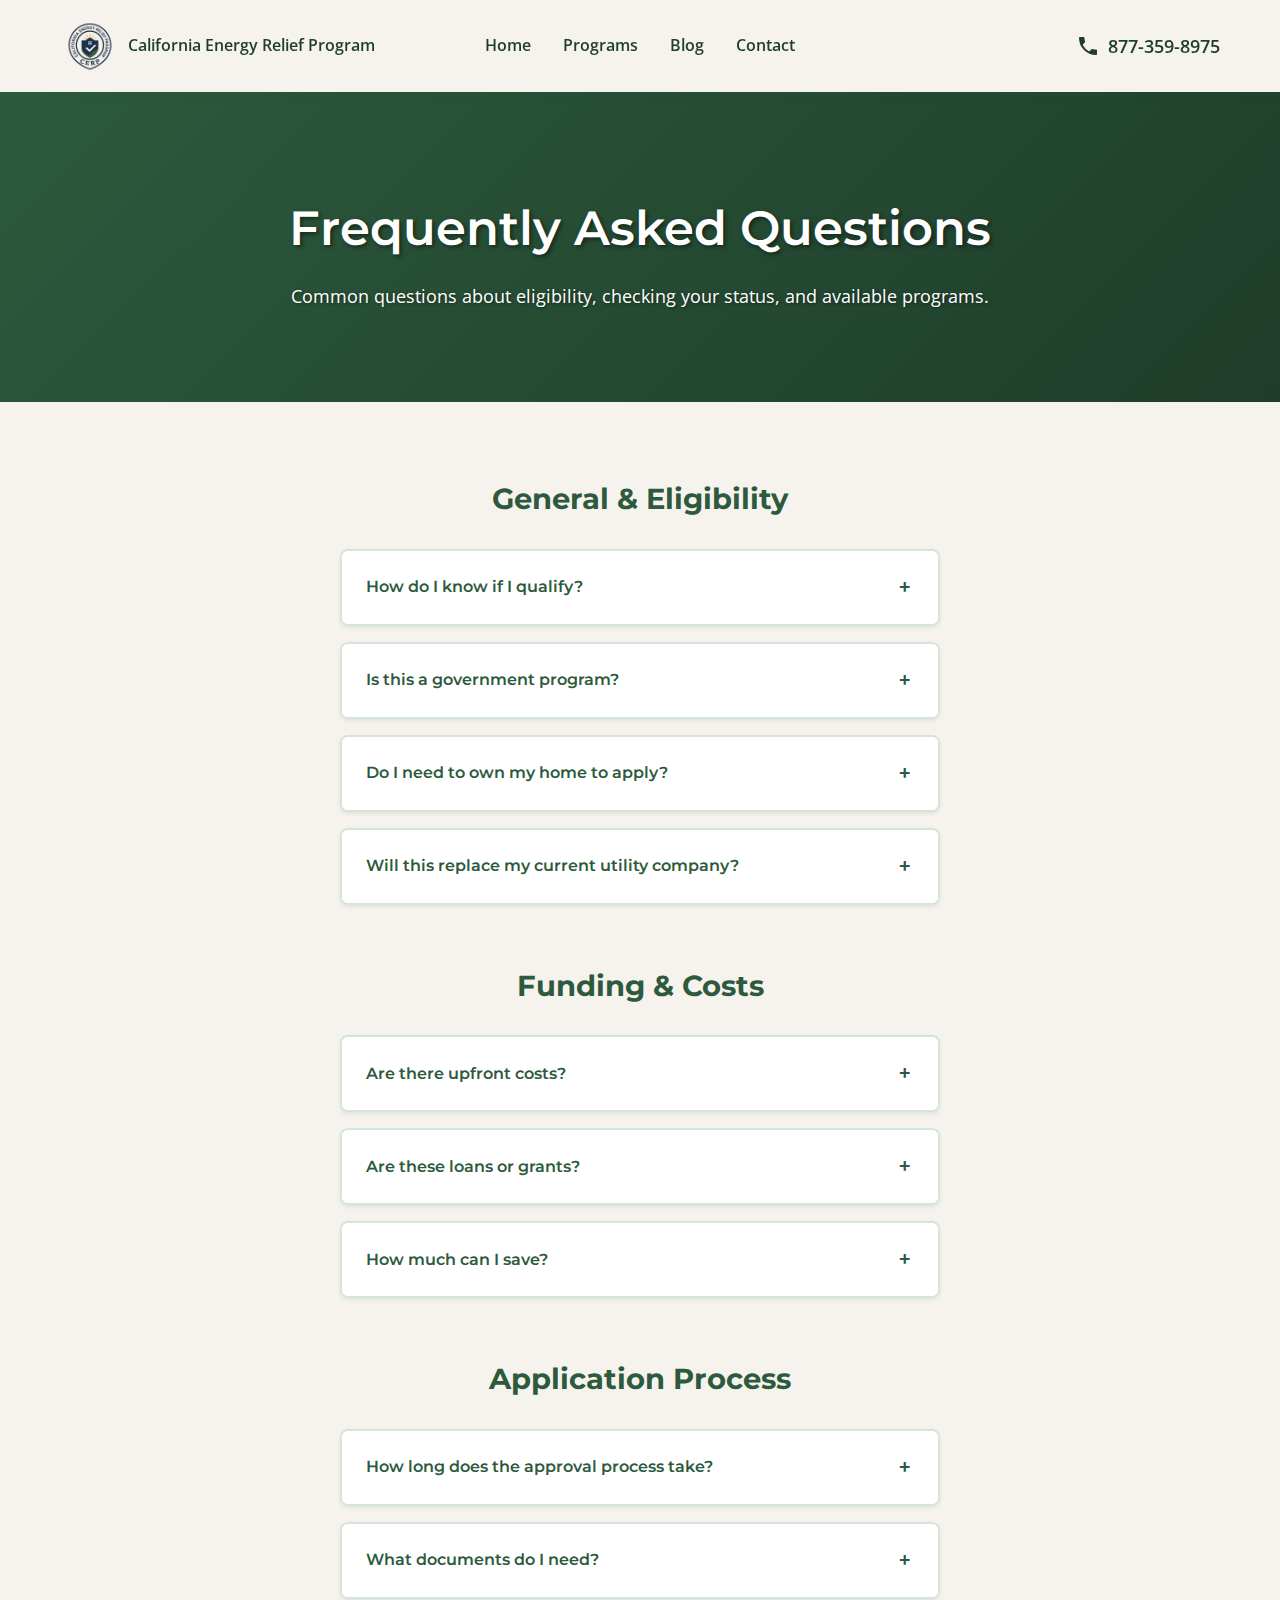
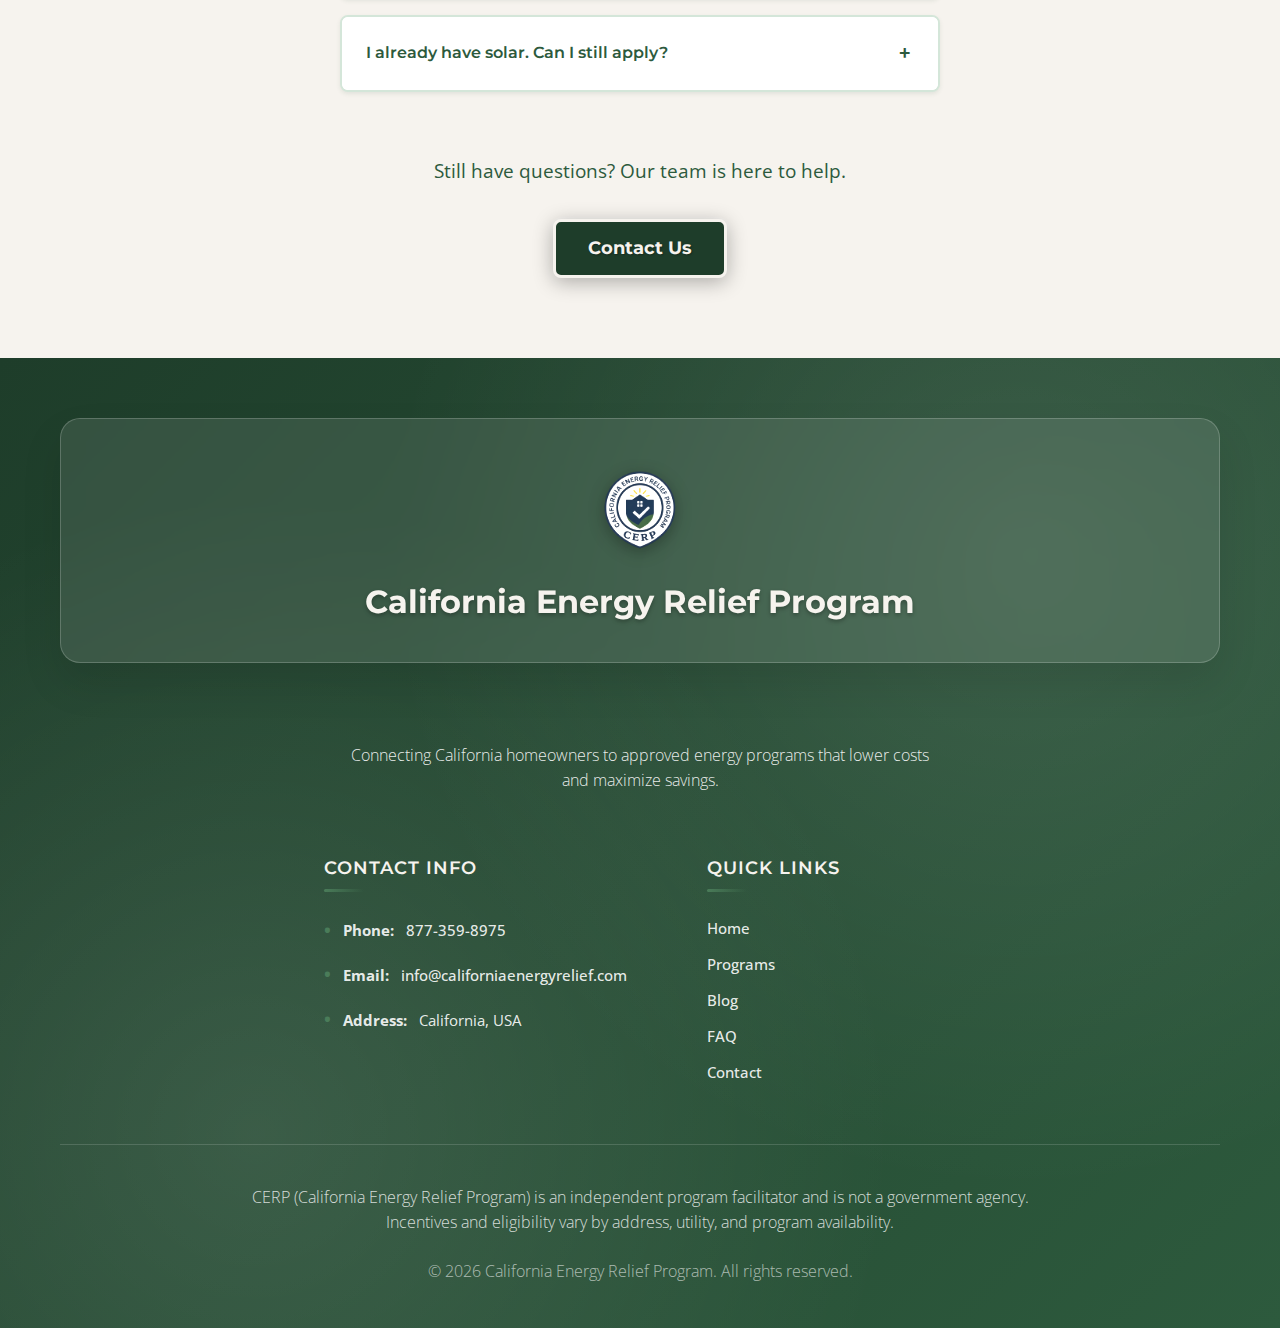
<file: faq.html>
<!DOCTYPE html>
<html lang="en">

<head>
    <meta charset="UTF-8">
    <meta name="viewport" content="width=device-width, initial-scale=1.0">
    <title>Frequently Asked Questions | California Energy Relief Program</title>
    <meta name="description"
        content="Get answers to common questions about the California Energy Relief Program, eligibility requirements, funding sources, and the application process.">

    <!-- Favicon -->
    <link rel="icon" type="image/png" href="assets/cerp-logo.png">

    <!-- Deferred Script -->
    <script src="script.js" defer></script>

    <!-- Resource Hints -->
    <link rel="preload" href="assets/cerp-logo.png" as="image" type="image/png">
    <link rel="preload" href="styles.css" as="style">
    <link rel="preload"
        href="https://fonts.googleapis.com/css2?family=Montserrat:wght@400;500;600;700&family=Open+Sans:wght@300;400;500;600&display=swap"
        as="style">

    <!-- Google Fonts -->
    <link rel="preconnect" href="https://fonts.googleapis.com">
    <link rel="preconnect" href="https://fonts.gstatic.com" crossorigin>
    <link
        href="https://fonts.googleapis.com/css2?family=Montserrat:wght@400;500;600;700&family=Open+Sans:wght@300;400;500;600&display=swap"
        rel="stylesheet">

    <!-- Material Design Icons -->
    <link href="https://fonts.googleapis.com/icon?family=Material+Icons" rel="stylesheet">

    <!-- CSS -->
    <link rel="stylesheet" href="styles.css">
    <style>
        .faq-hero {
            background: linear-gradient(135deg, var(--primary-navy) 0%, var(--callout-green) 100%);
            padding: 120px 0 60px;
            color: var(--background-white);
            text-align: center;
            margin-top: 80px;
        }

        .faq-category {
            margin-bottom: 4rem;
        }

        .faq-category-title {
            color: var(--primary-navy);
            font-size: 1.8rem;
            margin-bottom: 2rem;
            text-align: center;
            font-weight: 700;
        }
    </style>
</head>

<body>
    <!-- Header -->
    <header class="header">
        <div class="container">
            <div class="header-content">
                <div class="logo">
                    <img src="assets/cerp-logo.png" alt="CERP Logo" class="logo-img">
                    <span class="logo-text">
                        <span class="logo-text-full">California Energy Relief Program</span>
                        <span class="logo-text-short">CERP</span>
                    </span>
                </div>
                <nav class="nav">
                    <ul class="nav-list">
                        <li><a href="index.html" class="nav-link">Home</a></li>
                        <li><a href="programs.html" class="nav-link">Programs</a></li>
                        <li><a href="blog.html" class="nav-link">Blog</a></li>
                        <li><a href="contact.html" class="nav-link">Contact</a></li>
                    </ul>
                </nav>
                <div class="header-contact">
                    <a href="tel:+1-877-359-8975" class="phone-link">
                        <span class="material-icons">phone</span>
                        877-359-8975
                    </a>
                </div>
                <button class="mobile-menu-toggle" aria-label="Toggle mobile menu">
                    <span></span>
                    <span></span>
                    <span></span>
                </button>
            </div>
        </div>
    </header>

    <!-- FAQ Hero -->
    <section class="faq-hero">
        <div class="container">
            <h1 class="hero-title" style="font-size: 3rem;">Frequently Asked Questions</h1>
            <p class="hero-subtitle">Common questions about eligibility, checking your status, and available programs.
            </p>
        </div>
    </section>

    <!-- FAQ Content -->
    <section class="faq-section">
        <div class="container">

            <!-- Category 1: General & Eligibility -->
            <div class="faq-category">
                <h3 class="faq-category-title">General & Eligibility</h3>
                <div class="faq-grid">
                    <div class="faq-item">
                        <div class="faq-question" onclick="toggleFAQ(this)">
                            <h4>How do I know if I qualify?</h4>
                            <span class="faq-toggle">+</span>
                        </div>
                        <div class="faq-answer">
                            <p>Eligibility is based primarily on your location, utility provider, and homeowner status.
                                Some programs also consider your average monthly energy bill or household income (for
                                CARE/FERA). The quickest way to find out is to use our <a
                                    href="contact.html">Eligibility Check tool</a>, which takes less than a minute.</p>
                        </div>
                    </div>
                    <div class="faq-item">
                        <div class="faq-question" onclick="toggleFAQ(this)">
                            <h4>Is this a government program?</h4>
                            <span class="faq-toggle">+</span>
                        </div>
                        <div class="faq-answer">
                            <p>The California Energy Relief Program (CERP) facilitates access to various state, federal,
                                and utility-sponsored programs. While we connect you to official government incentives
                                (like SGIP or Federal Tax Credits) and utility rebates, CERP itself is an independent
                                program facilitator, not a government agency.</p>
                        </div>
                    </div>
                    <div class="faq-item">
                        <div class="faq-question" onclick="toggleFAQ(this)">
                            <h4>Do I need to own my home to apply?</h4>
                            <span class="faq-toggle">+</span>
                        </div>
                        <div class="faq-answer">
                            <p>Most major infrastructure programs (like solar, battery storage, or window upgrades)
                                require you to be the homeowner. However, programs like CARE, FERA, and certain
                                appliance rebates are available to renters as well.</p>
                        </div>
                    </div>
                    <div class="faq-item">
                        <div class="faq-question" onclick="toggleFAQ(this)">
                            <h4>Will this replace my current utility company?</h4>
                            <span class="faq-toggle">+</span>
                        </div>
                        <div class="faq-answer">
                            <p>No. You will keep your current utility provider (e.g., PG&E, SCE, SDG&E, or LADWP). These
                                programs are designed to work <em>with</em> your existing utility to lower your bill and
                                improve efficiency.</p>
                        </div>
                    </div>
                </div>
            </div>

            <!-- Category 2: Funding & Costs -->
            <div class="faq-category">
                <h3 class="faq-category-title">Funding & Costs</h3>
                <div class="faq-grid">
                    <div class="faq-item">
                        <div class="faq-question" onclick="toggleFAQ(this)">
                            <h4>Are there upfront costs?</h4>
                            <span class="faq-toggle">+</span>
                        </div>
                        <div class="faq-answer">
                            <p>It depends on the program. Many programs, such as the Home Solar Ownership Program
                                (`bill-swap` models) or income-qualified weatherization, have $0 upfront cost. Others,
                                like appliance rebates, work by refunding you a portion of the purchase price.</p>
                        </div>
                    </div>
                    <div class="faq-item">
                        <div class="faq-question" onclick="toggleFAQ(this)">
                            <h4>Are these loans or grants?</h4>
                            <span class="faq-toggle">+</span>
                        </div>
                        <div class="faq-answer">
                            <p>Both options exist. Some programs are direct grants or rebates (money you don't pay
                                back). Others are low-interest financing plans (like REEL-in) designed to be paid for by
                                your energy savings. We will clearly outline the type of funding you qualify for.</p>
                        </div>
                    </div>
                    <div class="faq-item">
                        <div class="faq-question" onclick="toggleFAQ(this)">
                            <h4>How much can I save?</h4>
                            <span class="faq-toggle">+</span>
                        </div>
                        <div class="faq-answer">
                            <p>Savings vary by household. Families on the CARE program save 30-35% instantly. Solar
                                ownership programs often reduce electricity bills by 40-70%. We estimate your potential
                                savings during the eligibility review.</p>
                        </div>
                    </div>
                </div>
            </div>

            <!-- Category 3: Application Process -->
            <div class="faq-category">
                <h3 class="faq-category-title">Application Process</h3>
                <div class="faq-grid">
                    <div class="faq-item">
                        <div class="faq-question" onclick="toggleFAQ(this)">
                            <h4>How long does the approval process take?</h4>
                            <span class="faq-toggle">+</span>
                        </div>
                        <div class="faq-answer">
                            <p>Once you submit your initial information, we typically verify eligibility within 24-48
                                hours. Installation-based programs (like solar or windows) can take several weeks to
                                permit and schedule, while rate plan changes can take effect in 1-2 billing cycles.</p>
                        </div>
                    </div>
                    <div class="faq-item">
                        <div class="faq-question" onclick="toggleFAQ(this)">
                            <h4>What documents do I need?</h4>
                            <span class="faq-toggle">+</span>
                        </div>
                        <div class="faq-answer">
                            <p>To start, we just need your basic contact info and approximate bill amount. Later, you
                                may need to provide a recent utility bill to verify usage history and finalize your
                                program selection.</p>
                        </div>
                    </div>
                    <div class="faq-item">
                        <div class="faq-question" onclick="toggleFAQ(this)">
                            <h4>I already have solar. Can I still apply?</h4>
                            <span class="faq-toggle">+</span>
                        </div>
                        <div class="faq-answer">
                            <p>Yes! You may still qualify for battery storage incentives (SGIP), smart thermostat
                                rebates, or efficiency upgrades (windows/insulation) that can further reduce your
                                remaining true-up bill.</p>
                        </div>
                    </div>
                </div>
            </div>

            <div class="category-cta" style="margin-top: 4rem; text-align: center;">
                <p style="font-size: 1.2rem; margin-bottom: 2rem;">Still have questions? Our team is here to help.</p>
                <a href="contact.html" class="btn btn-primary">Contact Us</a>
            </div>

        </div>
    </section>

    <!-- Footer -->
    <footer class="footer">
        <div class="container">
            <div class="footer-content">
                <div class="footer-logo">
                    <img src="assets/cerp-logo.png" alt="CERP Logo" class="footer-logo-img" loading="lazy">
                    <span class="footer-logo-text">California Energy Relief Program</span>
                </div>
                <p class="footer-description">Connecting California homeowners to approved energy programs that lower
                    costs and maximize savings.</p>

                <div class="footer-sections-container">
                    <div class="footer-section">
                        <h4 class="footer-title">Contact Info</h4>
                        <div class="footer-contact">
                            <p><strong>Phone:</strong> <a href="tel:+1-877-359-8975">877-359-8975</a></p>
                            <p><strong>Email:</strong> <a
                                    href="mailto:info@californiaenergyrelief.com">info@californiaenergyrelief.com</a>
                            </p>
                            <p><strong>Address:</strong> California, USA</p>
                        </div>
                    </div>
                    <div class="footer-section">
                        <h4 class="footer-title">Quick Links</h4>
                        <div class="footer-links">
                            <p><a href="index.html">Home</a></p>
                            <p><a href="programs.html">Programs</a></p>
                            <p><a href="blog.html">Blog</a></p>
                            <p><a href="faq.html">FAQ</a></p>
                            <p><a href="contact.html">Contact</a></p>
                        </div>
                    </div>
                </div>
            </div>
            <div class="footer-bottom">
                <div class="compliance-text">
                    <p>CERP (California Energy Relief Program) is an independent program facilitator and is not a
                        government agency. Incentives and eligibility vary by address, utility, and program
                        availability.</p>
                </div>
                <div class="footer-legal">
                    <p>&copy; 2026 California Energy Relief Program. All rights reserved.</p>
                </div>
            </div>
        </div>
    </footer>

    <!-- Floating Phone Button (Mobile Only) -->
    <a href="tel:+1-877-359-8975" class="floating-phone-btn" aria-label="Call Us">
        <span class="material-icons">phone</span>
    </a>

    <!-- Floating Phone Button (Mobile Only) -->
    <a href="tel:+1-877-359-8975" class="floating-phone-btn" aria-label="Call Us">
        <span class="material-icons">phone</span>
    </a>
</body>

</html>
</file>
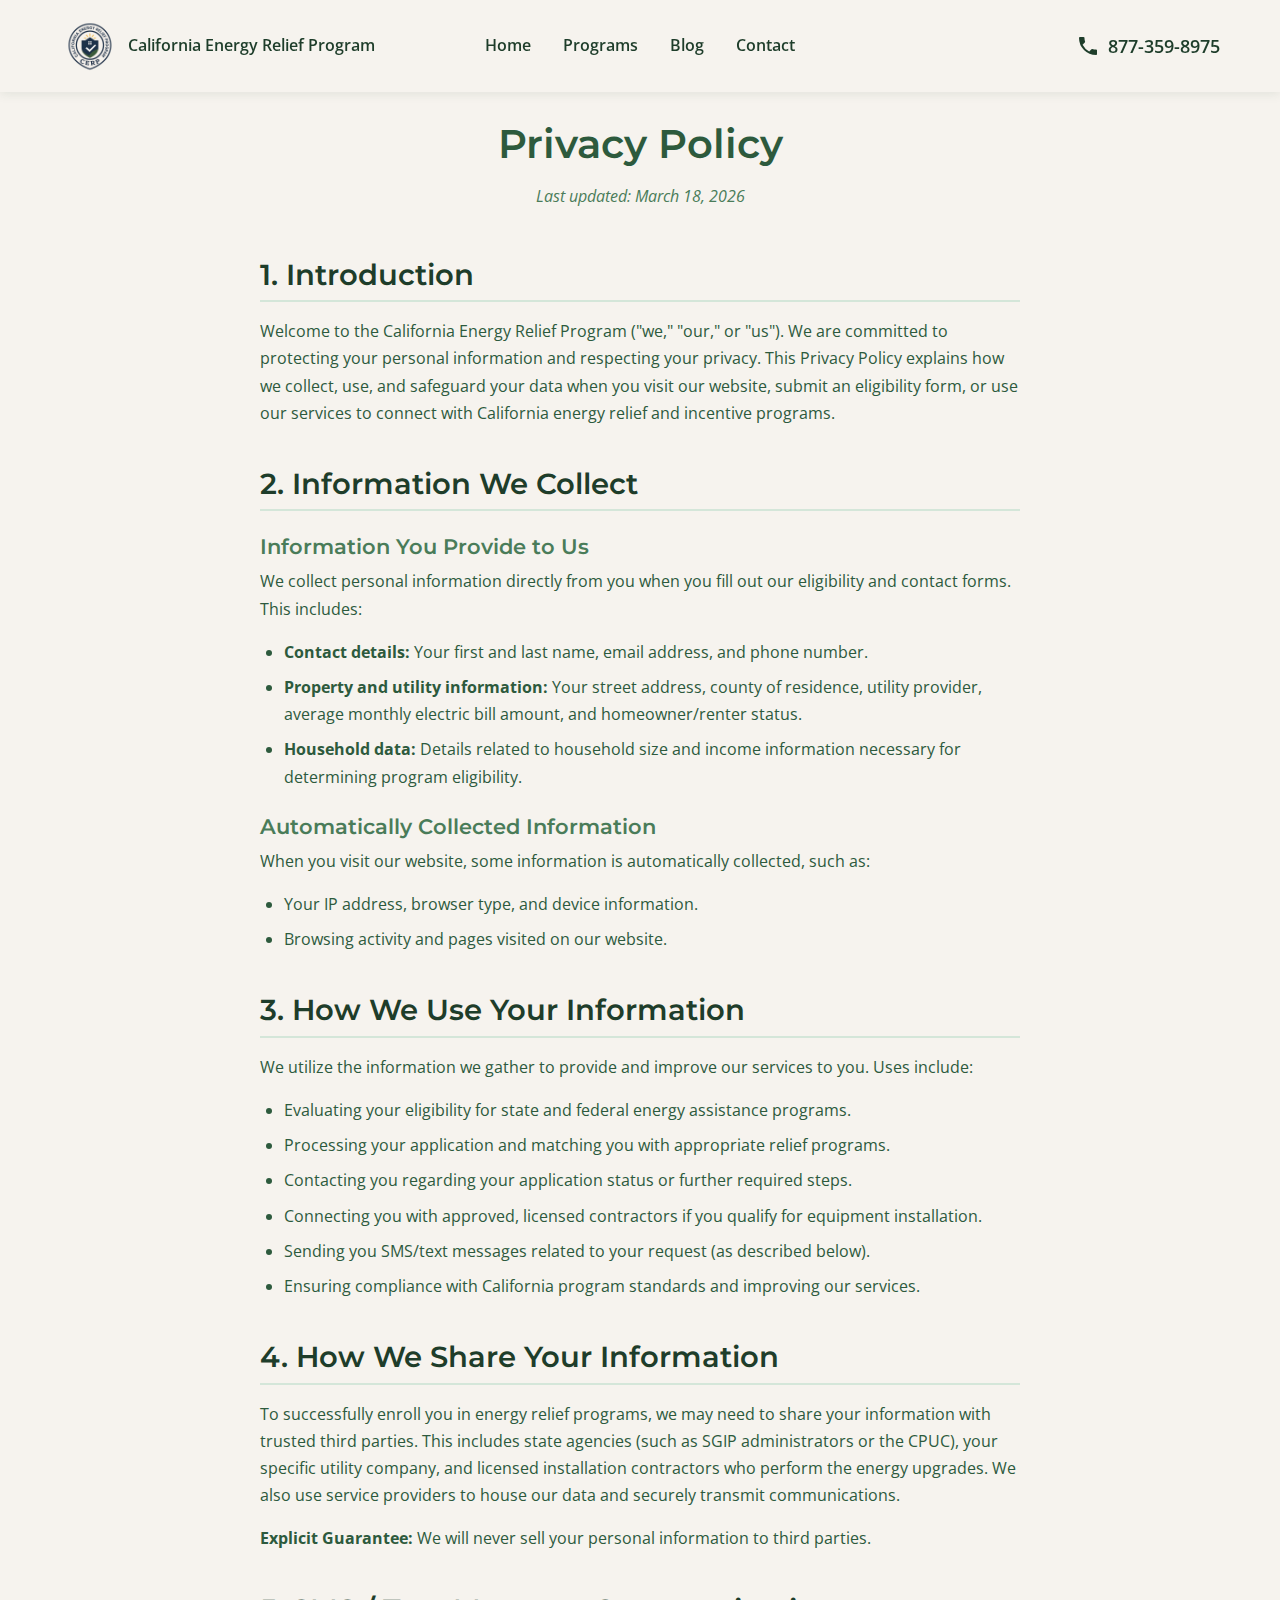
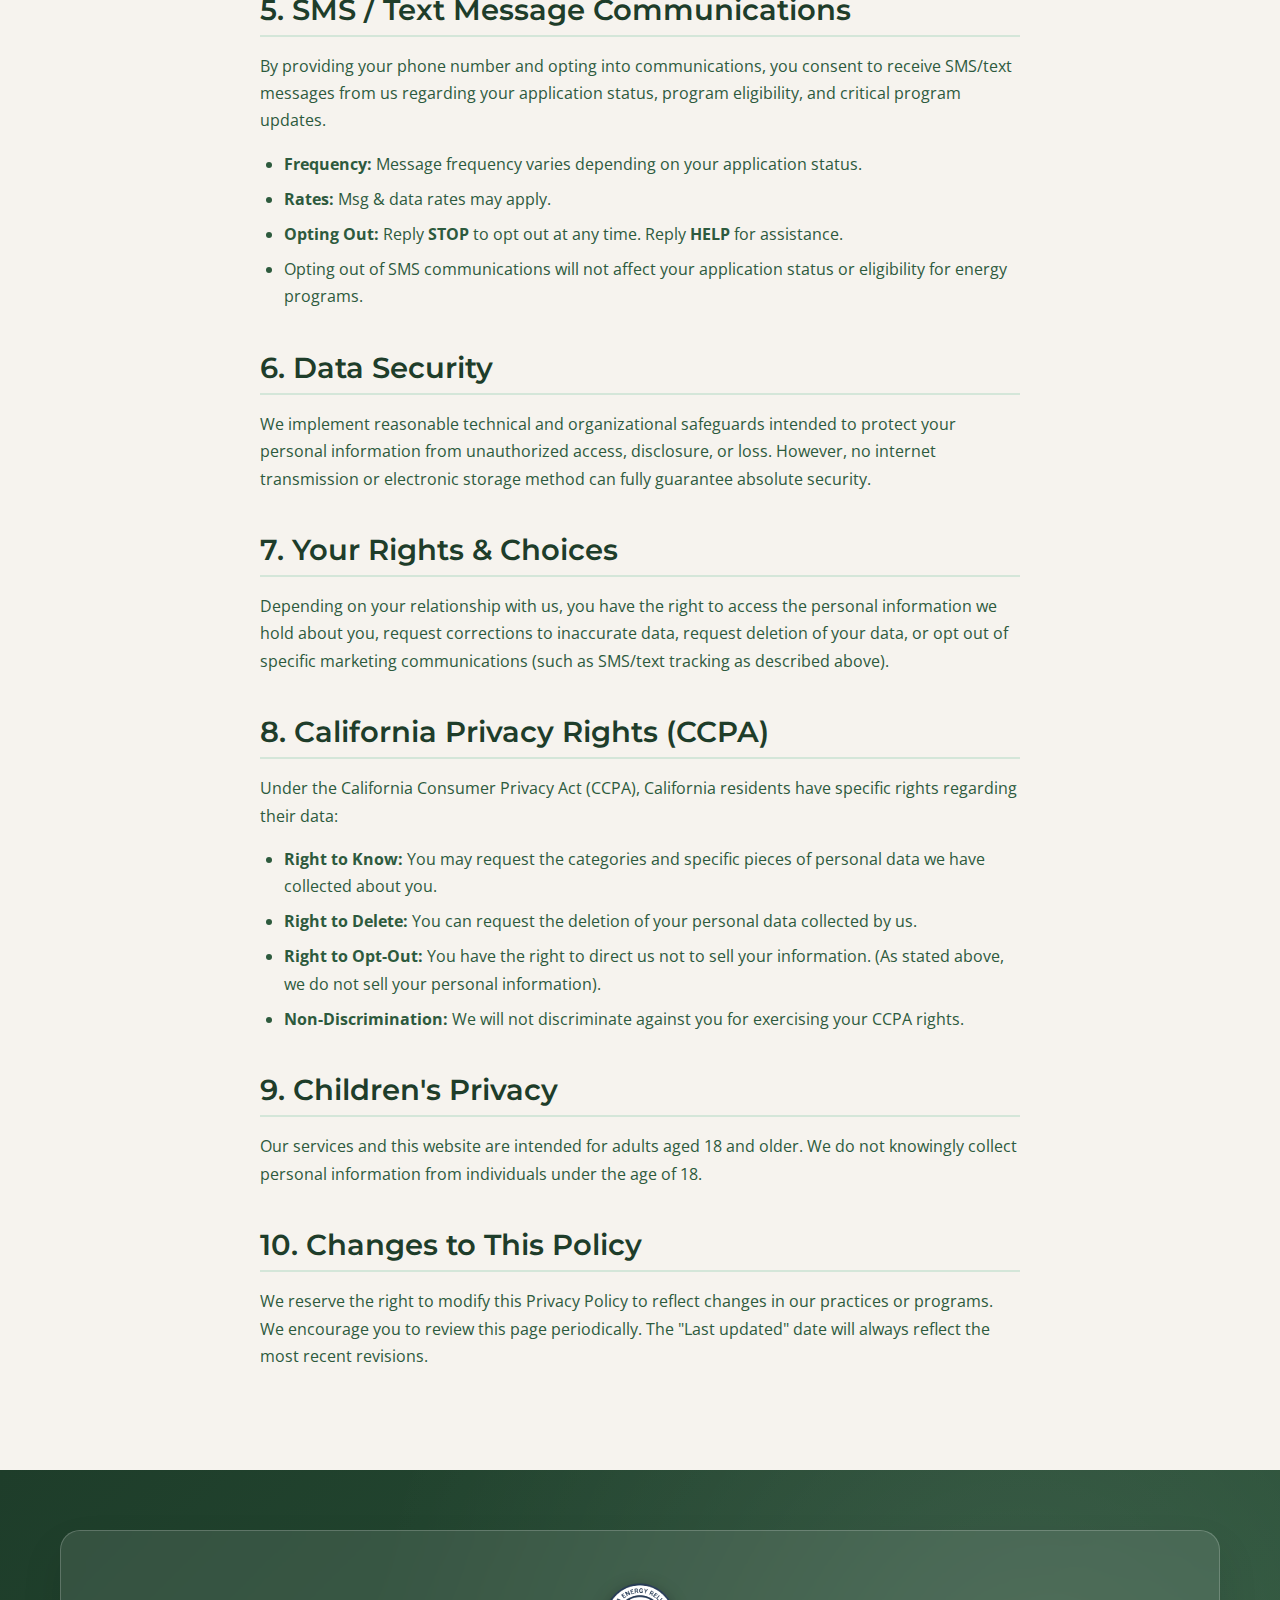
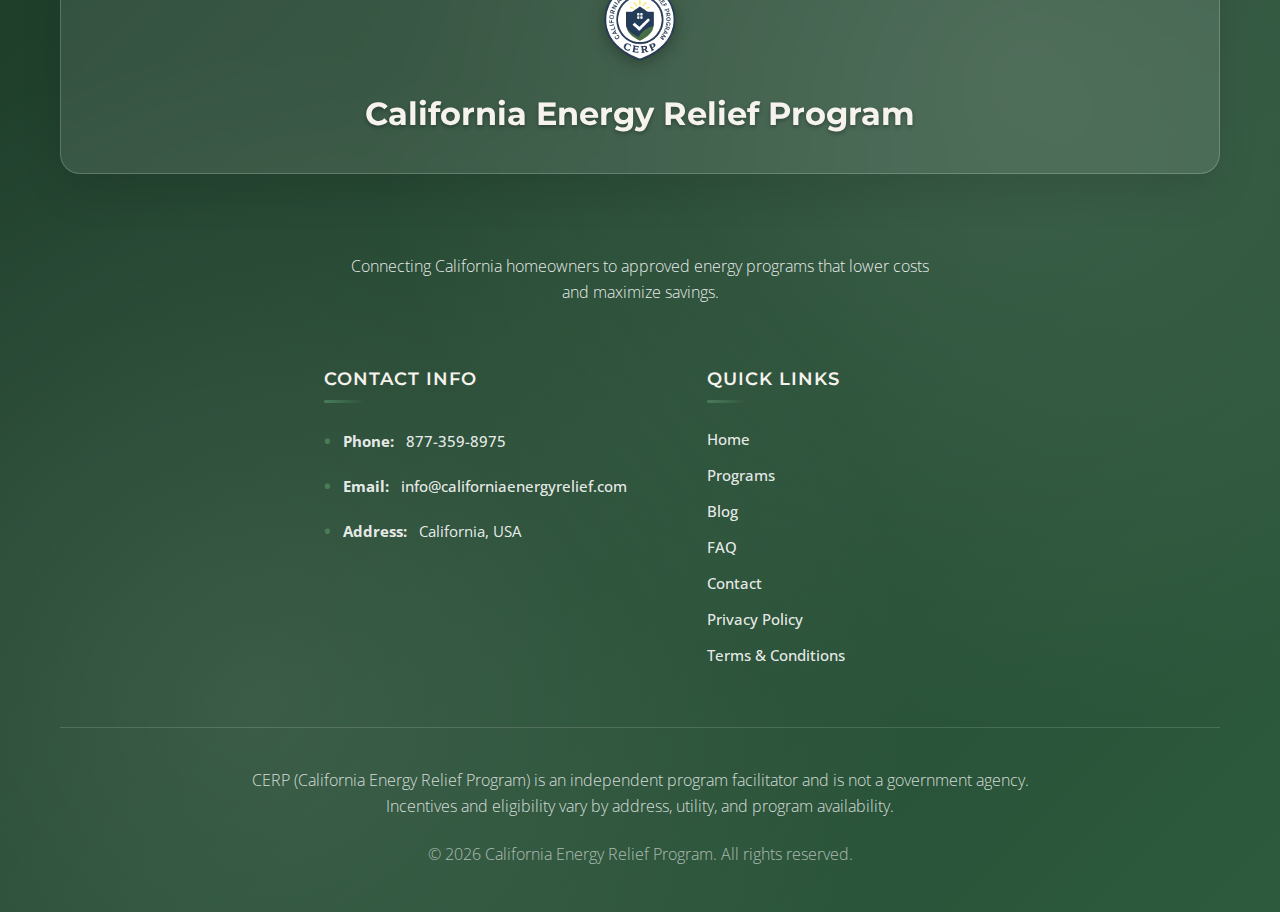
<file: privacy.html>
<!DOCTYPE html>
<html lang="en">

<head>
    <meta charset="UTF-8">
    <meta name="viewport" content="width=device-width, initial-scale=1.0">
    <title>Privacy Policy - California Energy Relief Program</title>
    <link rel="canonical" href="https://californiaenergyrelief.com/privacy.html" />
    <meta name="description" content="Privacy Policy for the California Energy Relief Program. Learn how we collect, use, and protect your information.">

    <!-- Favicon -->
    <link rel="icon" type="image/png" href="assets/cerp-logo.png">

    <!-- Deferred Script -->
    <script src="script.js" defer></script>

    <!-- Resource Hints for Performance -->
    <link rel="preload" href="assets/cerp-logo.png" as="image" type="image/png">
    <link rel="preload" href="styles.css" as="style">
    <link rel="preload"
        href="https://fonts.googleapis.com/css2?family=Montserrat:wght@400;500;600;700&family=Open+Sans:wght@300;400;500;600&display=swap"
        as="style">

    <!-- Google Fonts -->
    <link rel="preconnect" href="https://fonts.googleapis.com">
    <link rel="preconnect" href="https://fonts.gstatic.com" crossorigin>
    <link
        href="https://fonts.googleapis.com/css2?family=Montserrat:wght@400;500;600;700&family=Open+Sans:wght@300;400;500;600&display=swap"
        rel="stylesheet">

    <!-- Material Design Icons -->
    <link href="https://fonts.googleapis.com/icon?family=Material+Icons" rel="stylesheet">

    <!-- CSS -->
    <link rel="stylesheet" href="styles.css">
    
    <style>
        .legal-content {
            padding: 120px 20px 60px;
            max-width: 800px;
            margin: 0 auto;
            color: var(--text-dark);
        }
        .legal-header {
            margin-bottom: 3rem;
            text-align: center;
        }
        .legal-title {
            color: var(--primary-navy);
            font-size: 2.5rem;
            margin-bottom: 1rem;
        }
        .legal-updated {
            color: var(--text-light);
            font-style: italic;
        }
        .legal-section {
            margin-bottom: 2.5rem;
        }
        .legal-section h2 {
            color: var(--callout-green);
            font-size: 1.8rem;
            border-bottom: 2px solid var(--border-light);
            padding-bottom: 0.5rem;
            margin-bottom: 1rem;
        }
        .legal-section h3 {
            color: var(--accent-gold);
            font-size: 1.3rem;
            margin-top: 1.5rem;
            margin-bottom: 0.5rem;
        }
        .legal-section p, .legal-section ul {
            margin-bottom: 1rem;
            line-height: 1.7;
        }
        .legal-section ul {
            padding-left: 1.5rem;
        }
        .legal-section li {
            margin-bottom: 0.5rem;
        }
        .legal-section a {
            color: var(--accent-gold);
            text-decoration: underline;
        }
        .legal-section a:hover {
            color: var(--primary-navy);
        }
    </style>
</head>

<body>
    <!-- Header -->
    <header class="header">
        <div class="container">
            <div class="header-content">
                <div class="logo">
                    <img src="assets/cerp-logo.png" alt="CERP Logo" class="logo-img">
                    <span class="logo-text">
                        <span class="logo-text-full">California Energy Relief Program</span>
                        <span class="logo-text-short">CERP</span>
                    </span>
                </div>
                <nav class="nav">
                    <ul class="nav-list">
                        <li><a href="index.html" class="nav-link">Home</a></li>
                        <li><a href="programs.html" class="nav-link">Programs</a></li>
                        <li><a href="blog.html" class="nav-link">Blog</a></li>
                        <li><a href="contact.html" class="nav-link">Contact</a></li>
                    </ul>
                </nav>
                <div class="header-contact">
                    <a href="tel:+1-877-359-8975" class="phone-link">
                        <span class="material-icons">phone</span>
                        877-359-8975
                    </a>
                </div>
                <button class="mobile-menu-toggle" aria-label="Toggle mobile menu">
                    <span></span>
                    <span></span>
                    <span></span>
                </button>
            </div>
        </div>
    </header>

    <!-- Main Content -->
    <main class="legal-content">
        <div class="legal-header">
            <h1 class="legal-title">Privacy Policy</h1>
            <p class="legal-updated">Last updated: March 18, 2026</p>
        </div>

        <div class="legal-section">
            <h2>1. Introduction</h2>
            <p>Welcome to the California Energy Relief Program ("we," "our," or "us"). We are committed to protecting your personal information and respecting your privacy. This Privacy Policy explains how we collect, use, and safeguard your data when you visit our website, submit an eligibility form, or use our services to connect with California energy relief and incentive programs.</p>
        </div>

        <div class="legal-section">
            <h2>2. Information We Collect</h2>
            <h3>Information You Provide to Us</h3>
            <p>We collect personal information directly from you when you fill out our eligibility and contact forms. This includes:</p>
            <ul>
                <li><strong>Contact details:</strong> Your first and last name, email address, and phone number.</li>
                <li><strong>Property and utility information:</strong> Your street address, county of residence, utility provider, average monthly electric bill amount, and homeowner/renter status.</li>
                <li><strong>Household data:</strong> Details related to household size and income information necessary for determining program eligibility.</li>
            </ul>
            
            <h3>Automatically Collected Information</h3>
            <p>When you visit our website, some information is automatically collected, such as:</p>
            <ul>
                <li>Your IP address, browser type, and device information.</li>
                <li>Browsing activity and pages visited on our website.</li>
            </ul>
        </div>

        <div class="legal-section">
            <h2>3. How We Use Your Information</h2>
            <p>We utilize the information we gather to provide and improve our services to you. Uses include:</p>
            <ul>
                <li>Evaluating your eligibility for state and federal energy assistance programs.</li>
                <li>Processing your application and matching you with appropriate relief programs.</li>
                <li>Contacting you regarding your application status or further required steps.</li>
                <li>Connecting you with approved, licensed contractors if you qualify for equipment installation.</li>
                <li>Sending you SMS/text messages related to your request (as described below).</li>
                <li>Ensuring compliance with California program standards and improving our services.</li>
            </ul>
        </div>

        <div class="legal-section">
            <h2>4. How We Share Your Information</h2>
            <p>To successfully enroll you in energy relief programs, we may need to share your information with trusted third parties. This includes state agencies (such as SGIP administrators or the CPUC), your specific utility company, and licensed installation contractors who perform the energy upgrades. We also use service providers to house our data and securely transmit communications.</p>
            <p><strong>Explicit Guarantee:</strong> We will never sell your personal information to third parties.</p>
        </div>

        <div class="legal-section">
            <h2>5. SMS / Text Message Communications</h2>
            <p>By providing your phone number and opting into communications, you consent to receive SMS/text messages from us regarding your application status, program eligibility, and critical program updates.</p>
            <ul>
                <li><strong>Frequency:</strong> Message frequency varies depending on your application status.</li>
                <li><strong>Rates:</strong> Msg &amp; data rates may apply.</li>
                <li><strong>Opting Out:</strong> Reply <strong>STOP</strong> to opt out at any time. Reply <strong>HELP</strong> for assistance.</li>
                <li>Opting out of SMS communications will not affect your application status or eligibility for energy programs.</li>
            </ul>
        </div>

        <div class="legal-section">
            <h2>6. Data Security</h2>
            <p>We implement reasonable technical and organizational safeguards intended to protect your personal information from unauthorized access, disclosure, or loss. However, no internet transmission or electronic storage method can fully guarantee absolute security.</p>
        </div>

        <div class="legal-section">
            <h2>7. Your Rights & Choices</h2>
            <p>Depending on your relationship with us, you have the right to access the personal information we hold about you, request corrections to inaccurate data, request deletion of your data, or opt out of specific marketing communications (such as SMS/text tracking as described above).</p>
        </div>

        <div class="legal-section">
            <h2>8. California Privacy Rights (CCPA)</h2>
            <p>Under the California Consumer Privacy Act (CCPA), California residents have specific rights regarding their data:</p>
            <ul>
                <li><strong>Right to Know:</strong> You may request the categories and specific pieces of personal data we have collected about you.</li>
                <li><strong>Right to Delete:</strong> You can request the deletion of your personal data collected by us.</li>
                <li><strong>Right to Opt-Out:</strong> You have the right to direct us not to sell your information. (As stated above, we do not sell your personal information).</li>
                <li><strong>Non-Discrimination:</strong> We will not discriminate against you for exercising your CCPA rights.</li>
            </ul>
        </div>

        <div class="legal-section">
            <h2>9. Children's Privacy</h2>
            <p>Our services and this website are intended for adults aged 18 and older. We do not knowingly collect personal information from individuals under the age of 18.</p>
        </div>

        <div class="legal-section">
            <h2>10. Changes to This Policy</h2>
            <p>We reserve the right to modify this Privacy Policy to reflect changes in our practices or programs. We encourage you to review this page periodically. The "Last updated" date will always reflect the most recent revisions.</p>
        </div>

    </main>

    <!-- Footer -->
    <footer class="footer">
        <div class="container">
            <div class="footer-content">
                <div class="footer-logo">
                    <img src="assets/cerp-logo.png" alt="CERP Logo" class="footer-logo-img" loading="lazy">
                    <span class="footer-logo-text">California Energy Relief Program</span>
                </div>
                <p class="footer-description">Connecting California homeowners to approved energy programs that lower
                    costs and maximize savings.</p>

                <div class="footer-sections-container">
                    <div class="footer-section">
                        <h4 class="footer-title">Contact Info</h4>
                        <div class="footer-contact">
                            <p><strong>Phone:</strong> <a href="tel:+1-877-359-8975">877-359-8975</a></p>
                            <p><strong>Email:</strong> <a
                                    href="mailto:info@californiaenergyrelief.com">info@californiaenergyrelief.com</a>
                            </p>
                            <p><strong>Address:</strong> California, USA</p>
                        </div>
                    </div>
                    <div class="footer-section">
                        <h4 class="footer-title">Quick Links</h4>
                        <div class="footer-links">
                            <p><a href="index.html">Home</a></p>
                            <p><a href="programs.html">Programs</a></p>
                            <p><a href="blog.html">Blog</a></p>
                            <p><a href="faq.html">FAQ</a></p>
                            <p><a href="contact.html">Contact</a></p>
                            <p><a href="privacy.html">Privacy Policy</a></p>
                            <p><a href="terms.html">Terms & Conditions</a></p>
                        </div>
                    </div>
                </div>
            </div>
            <div class="footer-bottom">
                <div class="compliance-text">
                    <p>CERP (California Energy Relief Program) is an independent program facilitator and is not a
                        government agency. Incentives and eligibility vary by address, utility, and program
                        availability.</p>
                </div>
                <div class="footer-legal">
                    <p>&copy; 2026 California Energy Relief Program. All rights reserved.</p>
                </div>
            </div>
        </div>
    </footer>

    <!-- Floating Phone Button (Mobile Only) -->
    <a href="tel:+1-877-359-8975" class="floating-phone-btn" aria-label="Call Us">
        <span class="material-icons">phone</span>
    </a>
</body>

</html>
</file>
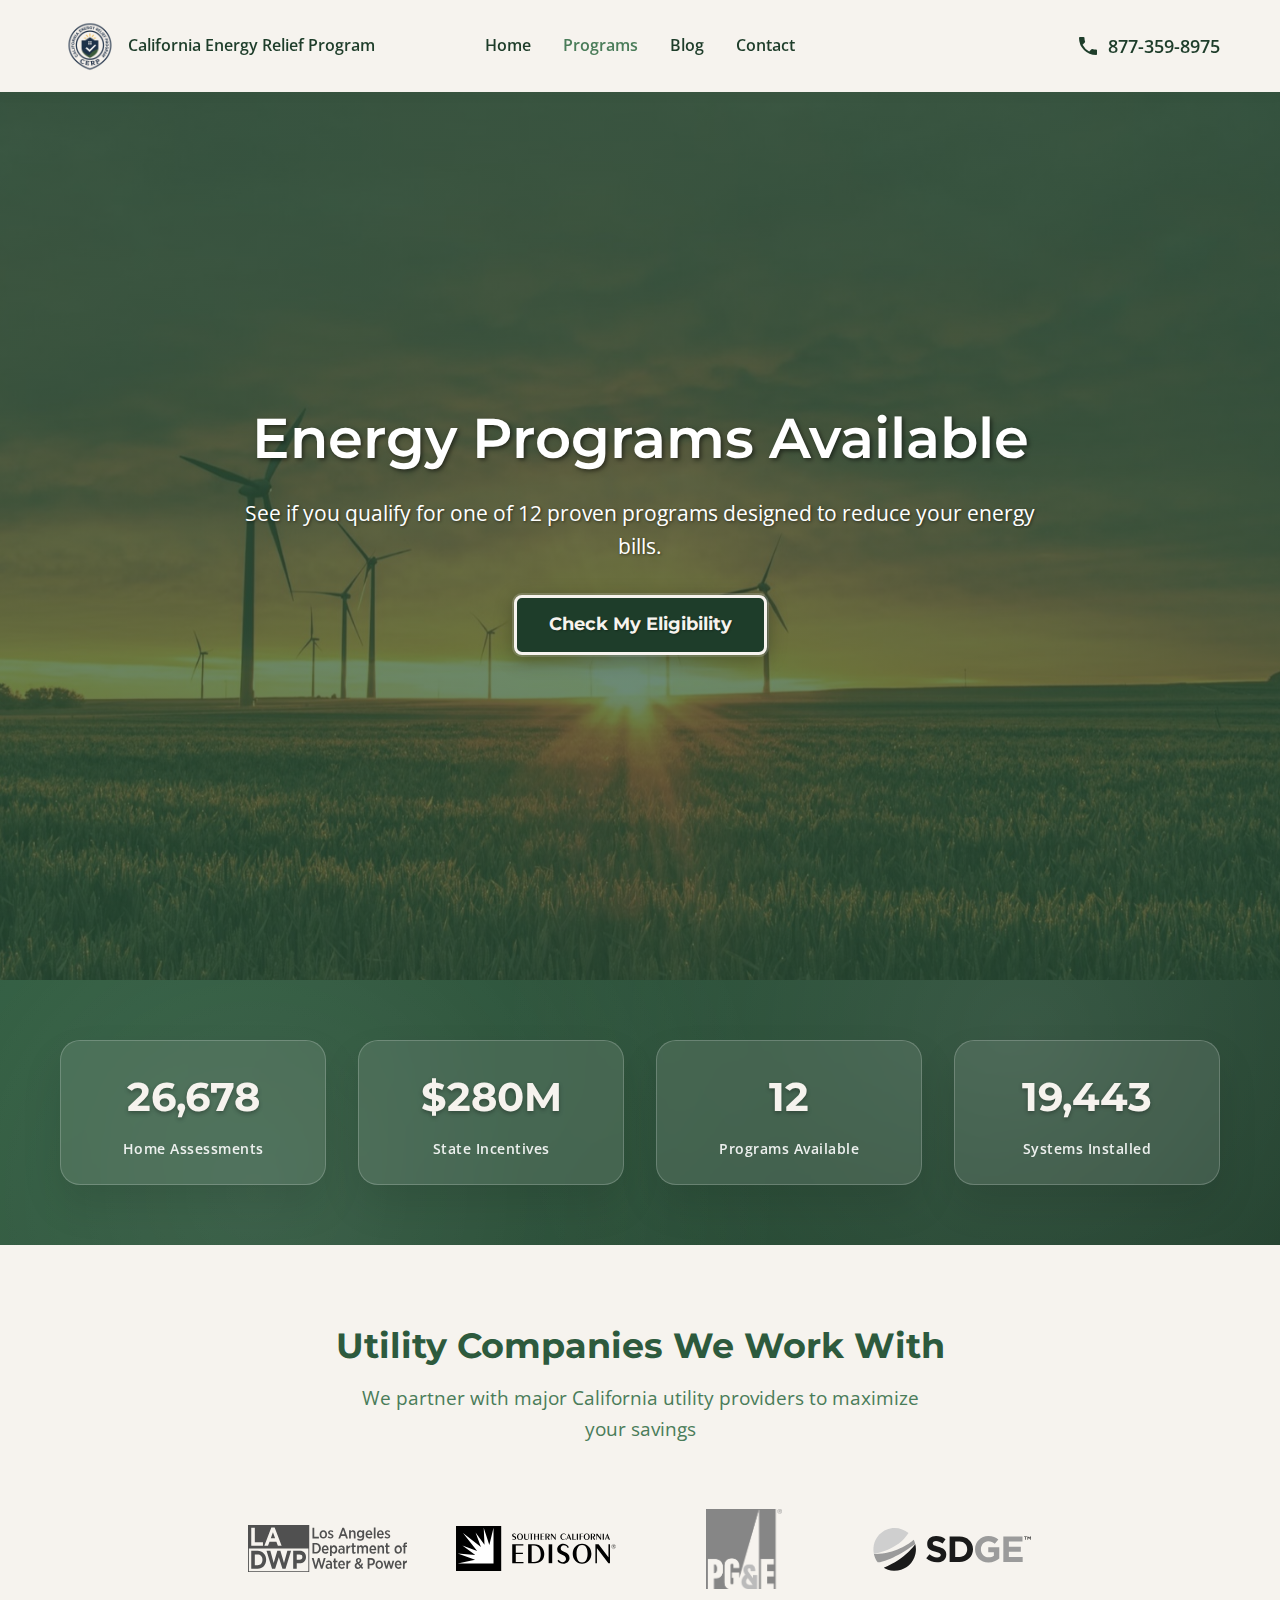
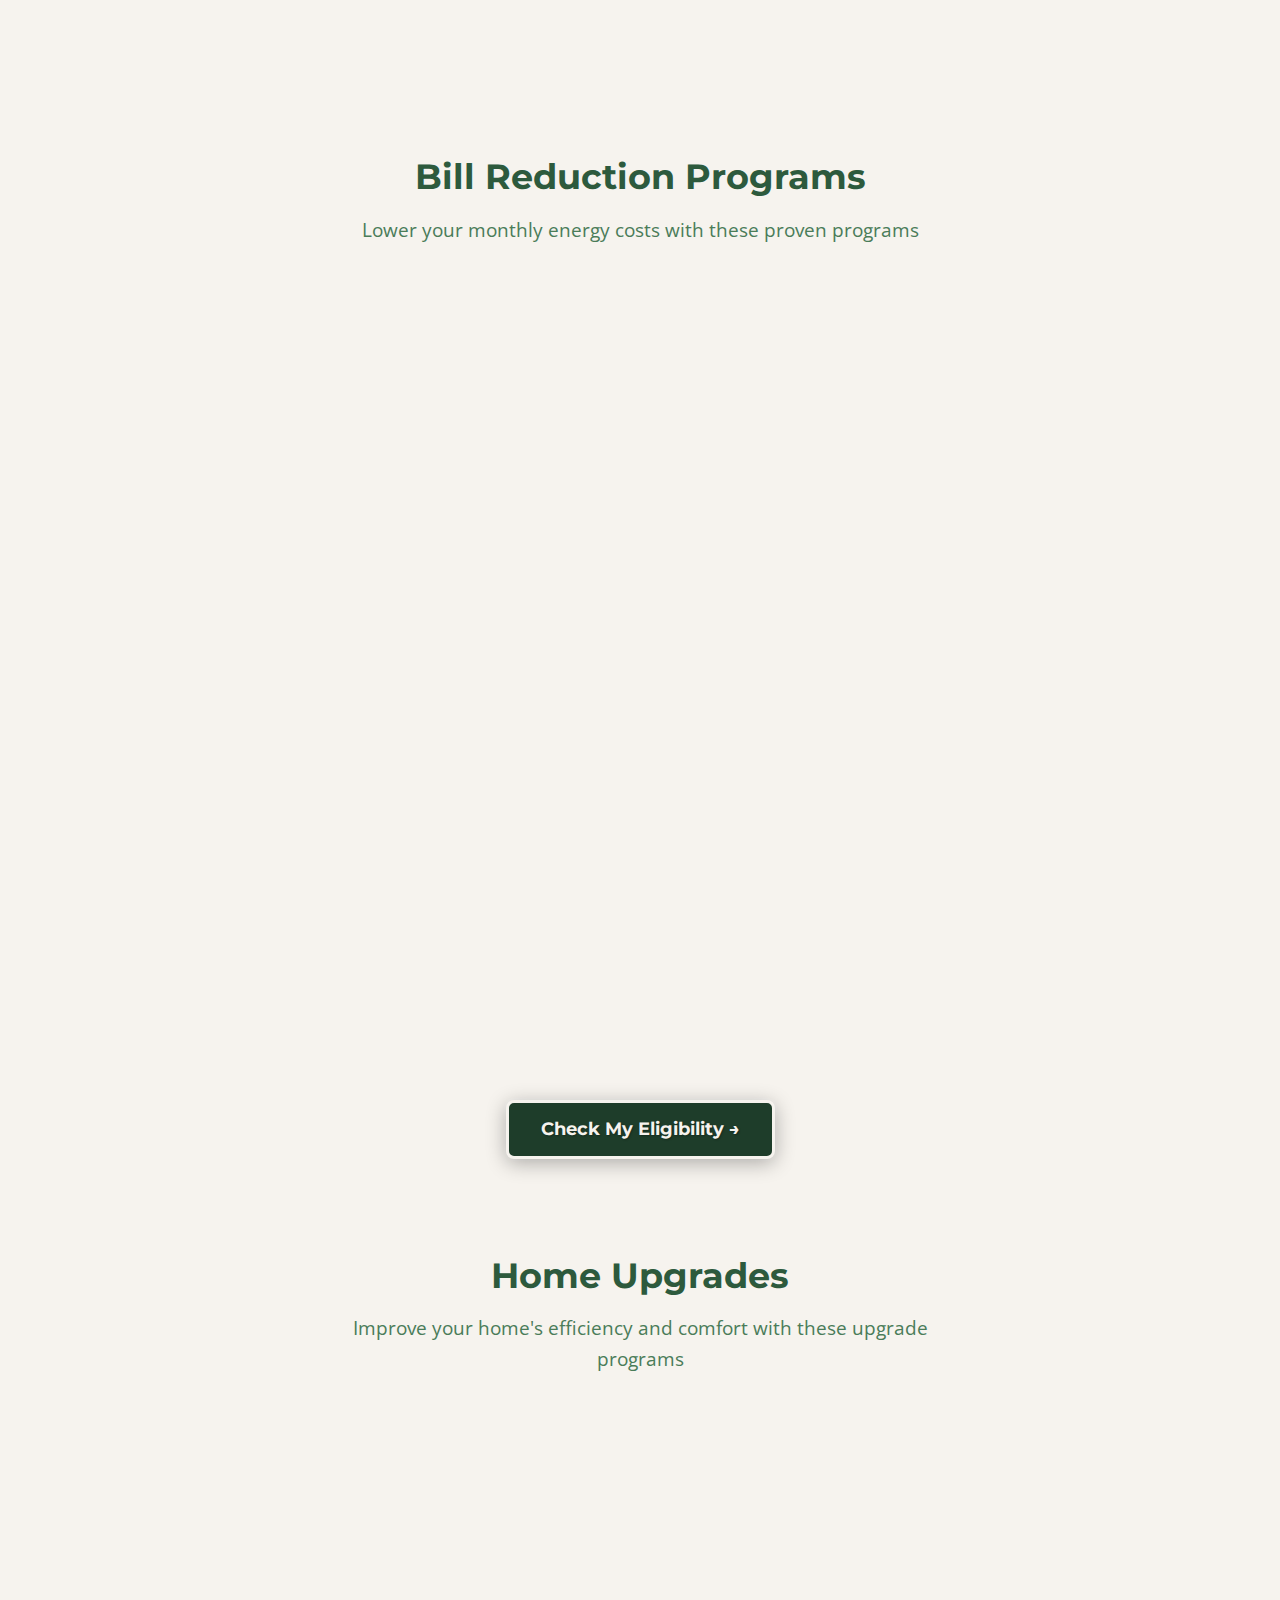
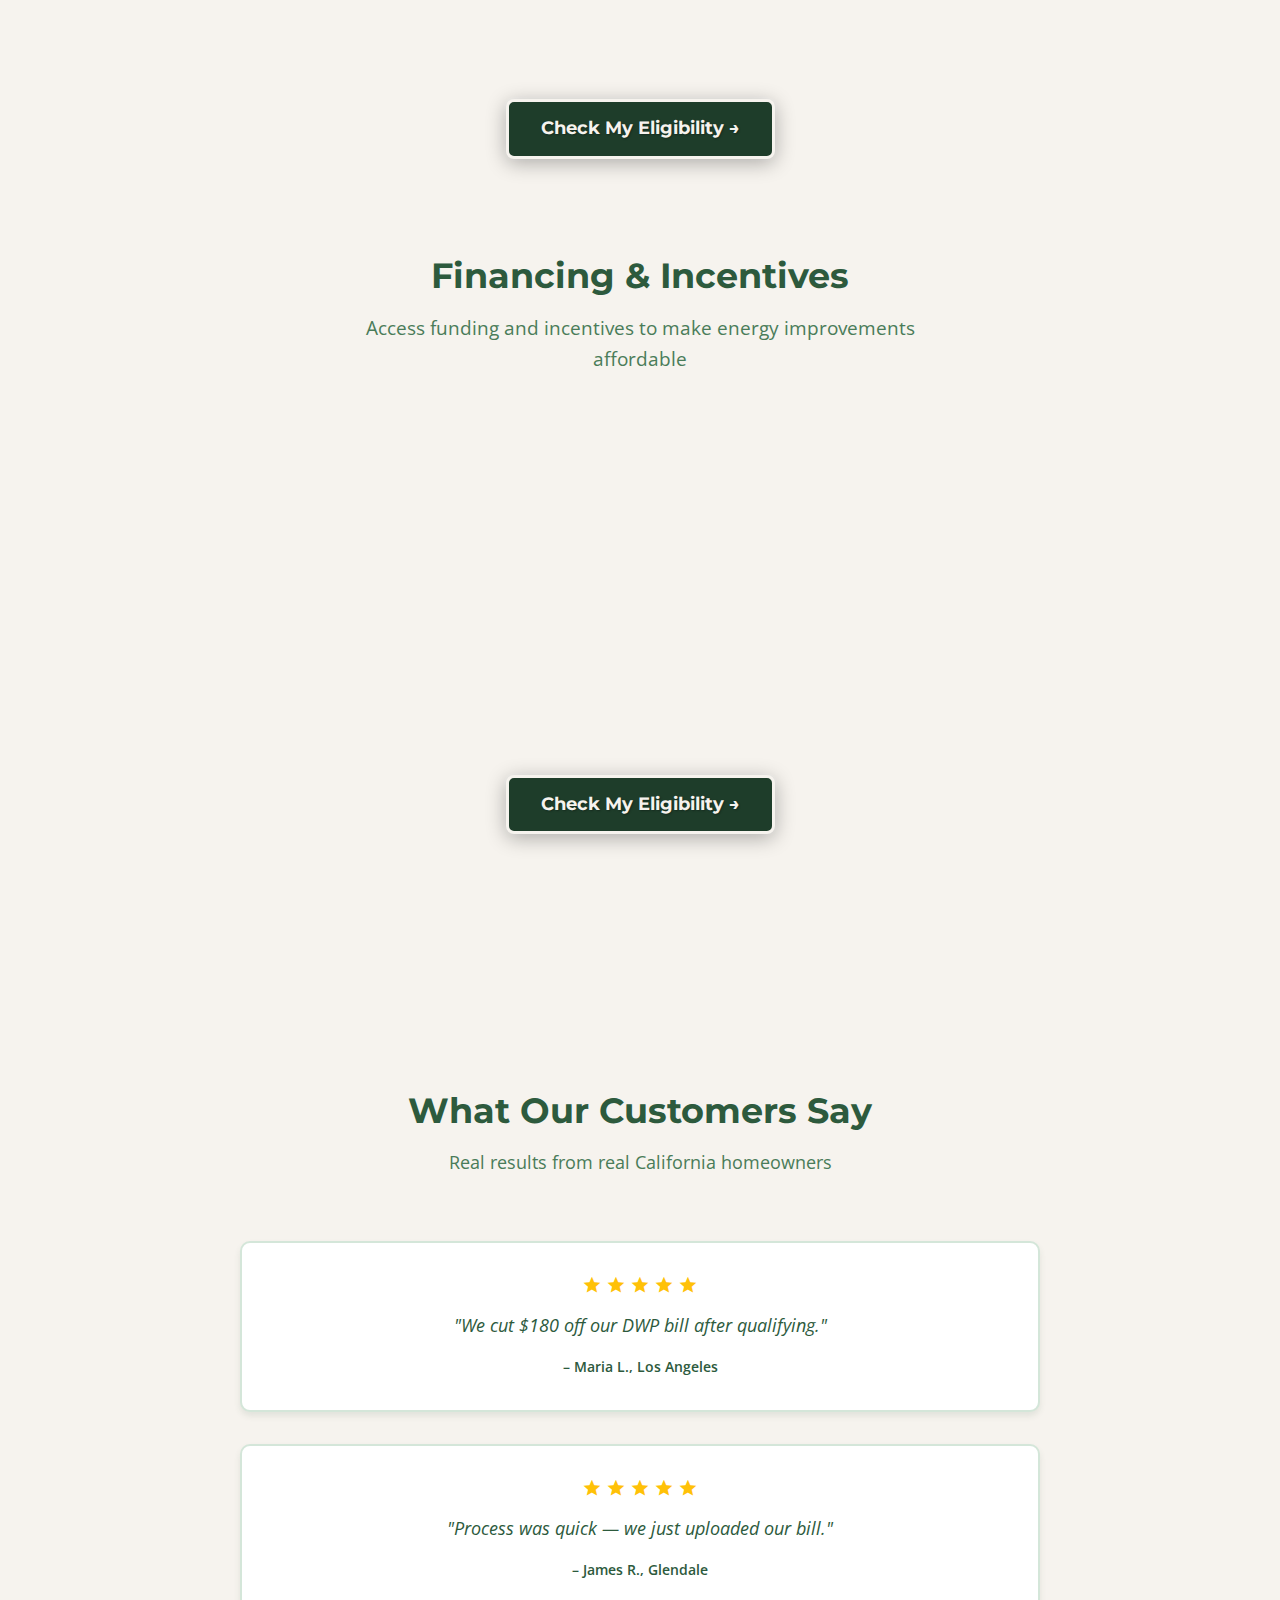
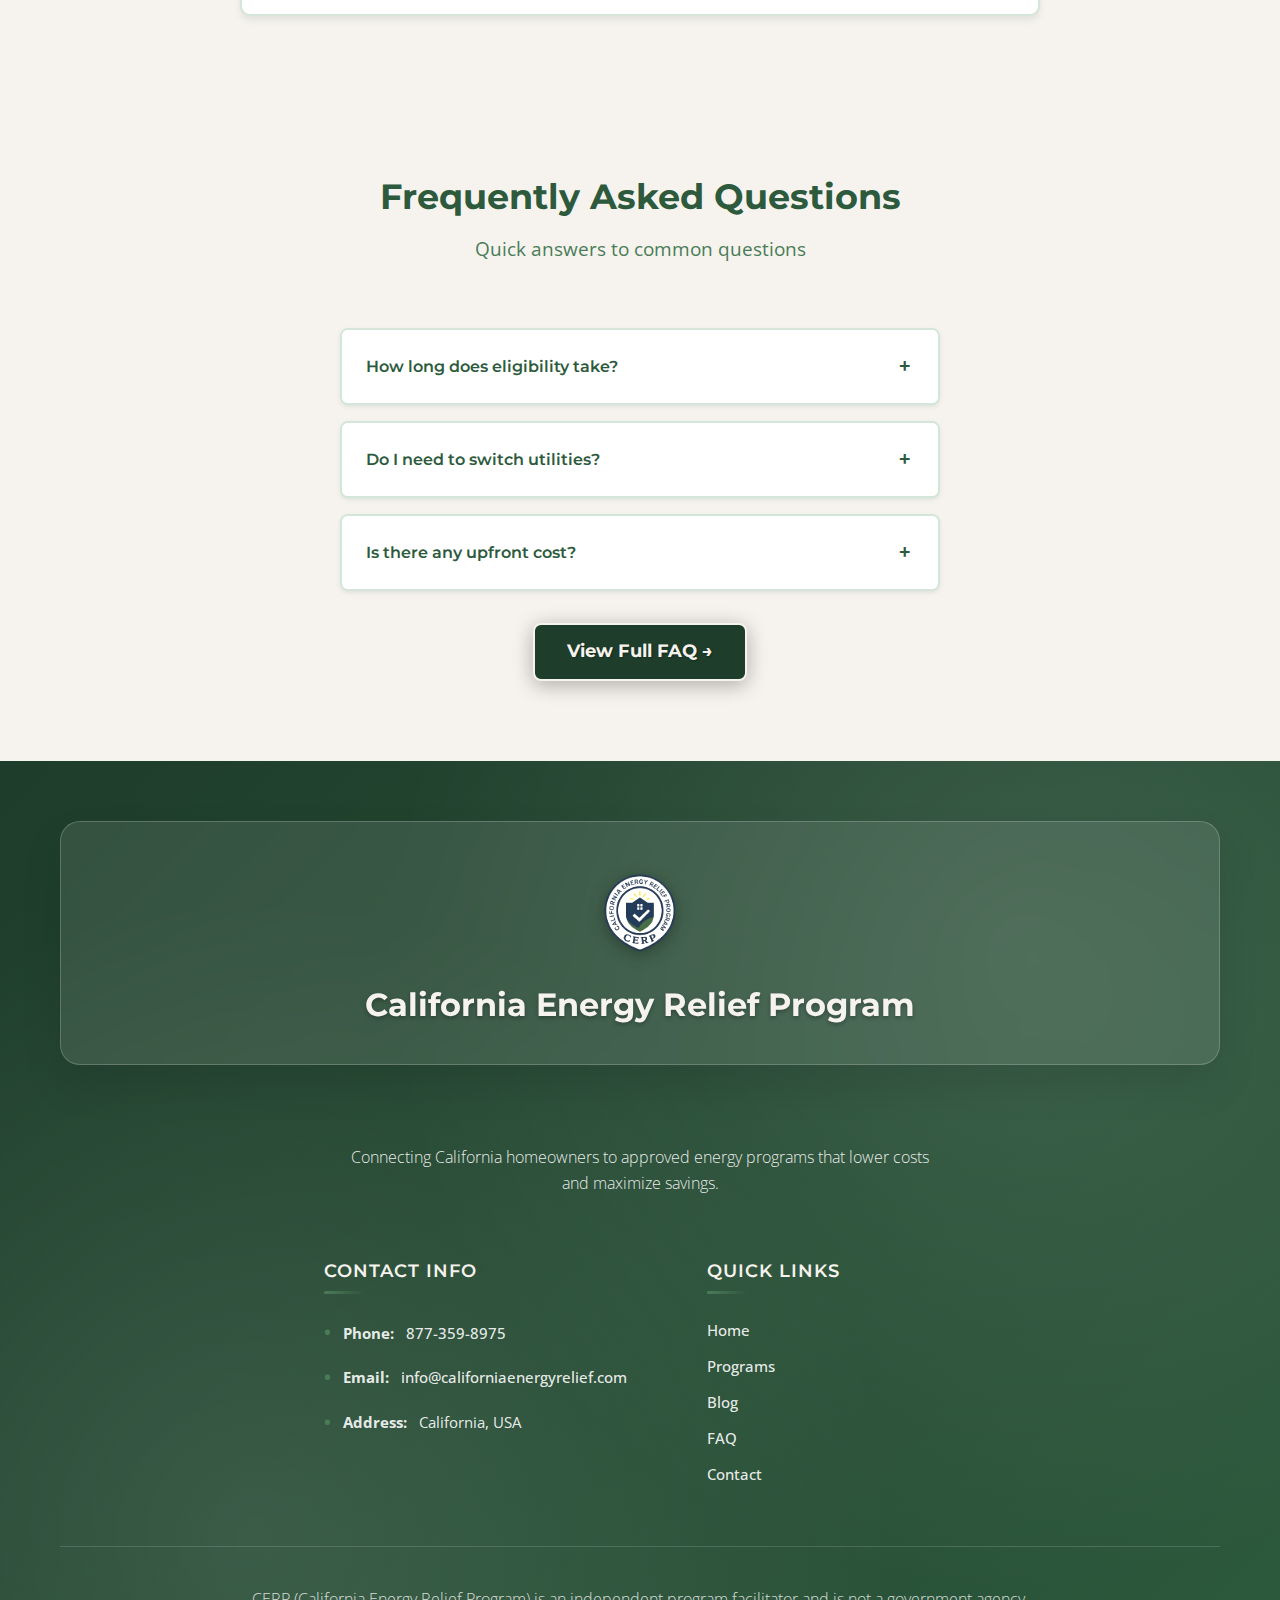
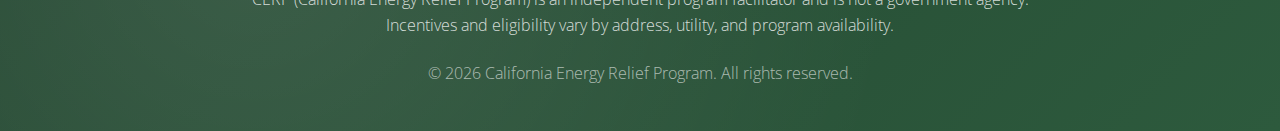
<file: programs.html>
<!DOCTYPE html>
<html lang="en">

<head>
    <meta charset="UTF-8">
    <meta name="viewport" content="width=device-width, initial-scale=1.0">
    <title>Energy Programs | California Energy Relief Program</title>
    <meta name="description"
        content="Explore 13 proven energy programs designed to save you money. From solar installation to efficiency upgrades, find the right program for your home.">

    <!-- Favicon -->
    <link rel="icon" type="image/png" href="assets/cerp-logo.png">

    <!-- Deferred Script -->
    <script src="script.js" defer></script>

    <!-- Resource Hints for Performance -->
    <link rel="preload" href="assets/cerp-logo.png" as="image" type="image/png">
    <link rel="preload" href="styles.css" as="style">
    <link rel="preload"
        href="https://fonts.googleapis.com/css2?family=Montserrat:wght@400;500;600;700&family=Open+Sans:wght@300;400;500;600&display=swap"
        as="style">

    <!-- Prefetch non-critical resources -->
    <link rel="prefetch" href="assets/hero-image.jpeg" as="image" type="image/jpeg">
    <link rel="prefetch" href="index.html">
    <link rel="prefetch" href="contact.html">

    <!-- Google Fonts -->
    <link rel="preconnect" href="https://fonts.googleapis.com">
    <link rel="preconnect" href="https://fonts.gstatic.com" crossorigin>
    <link
        href="https://fonts.googleapis.com/css2?family=Montserrat:wght@400;500;600;700&family=Open+Sans:wght@300;400;500;600&display=swap"
        rel="stylesheet">

    <!-- Material Design Icons -->
    <link href="https://fonts.googleapis.com/icon?family=Material+Icons" rel="stylesheet">

    <!-- CSS -->
    <link rel="stylesheet" href="styles.css">
</head>

<body>
    <!-- Header -->
    <header class="header">
        <div class="container">
            <div class="header-content">
                <div class="logo">
                    <img src="assets/cerp-logo.png" alt="CERP Logo" class="logo-img">
                    <span class="logo-text">
                        <span class="logo-text-full">California Energy Relief Program</span>
                        <span class="logo-text-short">CERP</span>
                    </span>
                </div>
                <nav class="nav">
                    <ul class="nav-list">
                        <li><a href="index.html" class="nav-link">Home</a></li>
                        <li><a href="programs.html" class="nav-link active">Programs</a></li>
                        <li><a href="blog.html" class="nav-link">Blog</a></li>
                        <li><a href="contact.html" class="nav-link">Contact</a></li>
                    </ul>
                </nav>
                <div class="header-contact">
                    <a href="tel:+1-877-359-8975" class="phone-link">
                        <span class="material-icons">phone</span>
                        877-359-8975
                    </a>
                </div>
                <button class="mobile-menu-toggle" aria-label="Toggle mobile menu">
                    <span></span>
                    <span></span>
                    <span></span>
                </button>
            </div>
        </div>
    </header>

    <!-- Programs Hero Section -->
    <section class="hero programs-hero">
        <img src="assets/programs-hero-image.jpeg" alt="Programs Hero Background" class="hero-background"
            fetchpriority="high">
        <div class="hero-overlay"></div>
        <div class="container">
            <div class="hero-content">
                <div class="hero-text">
                    <h1 class="hero-title">Energy Programs Available</h1>
                    <p class="hero-subtitle">See if you qualify for one of 12 proven programs designed to reduce your
                        energy bills.</p>
                    <a href="contact.html" class="btn btn-primary">Check My Eligibility</a>
                </div>
            </div>
        </div>
    </section>

    <!-- Stats Bar Section -->
    <section class="stats-bar">
        <div class="container">
            <div class="stats-content">
                <div class="stat-item">
                    <div class="stat-number">26,678</div>
                    <div class="stat-label">Home Assessments</div>
                </div>
                <div class="stat-item">
                    <div class="stat-number">$280M</div>
                    <div class="stat-label">State Incentives</div>
                </div>
                <div class="stat-item">
                    <div class="stat-number">12</div>
                    <div class="stat-label">Programs Available</div>
                </div>
                <div class="stat-item">
                    <div class="stat-number">19,443</div>
                    <div class="stat-label">Systems Installed</div>
                </div>
            </div>
        </div>
    </section>

    <!-- Utility Partners Section -->
    <section class="utility-partners">
        <div class="container">
            <div class="section-header">
                <h2 class="section-title">Utility Companies We Work With</h2>
                <p class="category-description">We partner with major California utility providers to maximize your
                    savings
                </p>
            </div>
            <div class="utility-logos">
                <div class="utility-logo">
                    <img src="assets/ladwp-logo.svg" alt="LADWP Logo" class="utility-logo-img" loading="lazy">
                </div>
                <div class="utility-logo">
                    <img src="assets/edison-logo.svg" alt="Southern California Edison Logo" class="utility-logo-img"
                        loading="lazy">
                </div>
                <div class="utility-logo">
                    <img src="assets/pge-logo.png" alt="PG&E Logo" class="utility-logo-img" loading="lazy">
                </div>
                <div class="utility-logo">
                    <img src="assets/sdge-logo.svg" alt="SDG&E Logo" class="utility-logo-img" loading="lazy">
                </div>
            </div>
        </div>
    </section>

    <!-- Programs Section -->
    <section id="programs" class="programs">
        <div class="container">
            <!-- Bill Reduction Programs -->
            <div class="program-category">
                <div class="category-header">
                    <h3 class="category-title">Bill Reduction Programs</h3>
                    <p class="category-description">Lower your monthly energy costs with these proven programs</p>
                </div>
                <div class="programs-grid">
                    <div class="program-card">
                        <div class="program-image">
                            <span class="material-icons">schedule</span>
                        </div>
                        <div class="program-content">
                            <h4 class="program-title">Smart Time-of-Use Plan</h4>
                            <p class="program-description">Pay less by shifting energy use to off-peak hours. Flexible
                                rates based on time of day and season.</p>
                        </div>
                    </div>

                    <div class="program-card">
                        <div class="program-image">
                            <span class="material-icons">analytics</span>
                        </div>
                        <div class="program-content">
                            <h4 class="program-title">Flat Rate Protection Plan</h4>
                            <p class="program-description">Lock in one predictable monthly bill based on your usage
                                history. Save 10–30% compared to standard rates.</p>
                        </div>
                    </div>

                    <div class="program-card">
                        <div class="program-image">
                            <span class="material-icons">thermostat</span>
                        </div>
                        <div class="program-content">
                            <h4 class="program-title">Peak Demand Saver Program</h4>
                            <p class="program-description">For homes with qualifying smart thermostats, this program
                                optimizes your air conditioning during peak demand times.</p>
                        </div>
                    </div>

                    <div class="program-card">
                        <div class="program-image">
                            <span class="material-icons">family_restroom</span>
                        </div>
                        <div class="program-content">
                            <h4 class="program-title">Family Energy Discount (FERA)</h4>
                            <p class="program-description">Households slightly above standard income limits can still
                                qualify for up to 18% off monthly electricity bills.</p>
                        </div>
                    </div>

                    <div class="program-card">
                        <div class="program-image">
                            <span class="material-icons">wb_sunny</span>
                        </div>
                        <div class="program-content">
                            <h4 class="program-title">Home Solar Ownership Program</h4>
                            <p class="program-description">Transform your home into a personal power station with $0
                                upfront cost. Own your solar system outright and lower your monthly bills.</p>
                        </div>
                    </div>

                    <div class="program-card">
                        <div class="program-image">
                            <span class="material-icons">account_balance_wallet</span>
                        </div>
                        <div class="program-content">
                            <h4 class="program-title">Low-Income Energy Assistance (CARE)</h4>
                            <p class="program-description">Eligible households can save 30–35% on electric bills and 20%
                                on natural gas bills through this statewide program.</p>
                        </div>
                    </div>

                    <div class="program-card">
                        <div class="program-image">
                            <span class="material-icons">bolt</span>
                        </div>
                        <div class="program-content">
                            <h4 class="program-title">Custom Rate Optimization</h4>
                            <p class="program-description">Switch to a rate plan that matches your lifestyle for the
                                lowest possible per-kWh cost.</p>
                        </div>
                    </div>
                </div>
                <div class="category-cta">
                    <a href="contact.html" class="btn btn-primary">Check My Eligibility →</a>
                </div>
            </div>

            <!-- Home Upgrades Programs -->
            <div class="program-category">
                <div class="category-header">
                    <h3 class="category-title">Home Upgrades</h3>
                    <p class="category-description">Improve your home's efficiency and comfort with these upgrade
                        programs</p>
                </div>
                <div class="programs-grid">
                    <div class="program-card">
                        <div class="program-image">
                            <span class="material-icons">home</span>
                        </div>
                        <div class="program-content">
                            <h4 class="program-title">Attic Efficiency Rebate</h4>
                            <p class="program-description">Receive rebates for installing high-performance attic
                                insulation. Reduce heat loss and improve year-round comfort.</p>
                        </div>
                    </div>

                    <div class="program-card">
                        <div class="program-image">
                            <span class="material-icons">eco</span>
                        </div>
                        <div class="program-content">
                            <h4 class="program-title">California Clean Energy Standard</h4>
                            <p class="program-description">Join the movement toward renewable power. Support
                                California's goal of generating more electricity from clean sources.</p>
                        </div>
                    </div>
                </div>
                <div class="category-cta">
                    <a href="contact.html" class="btn btn-primary">Check My Eligibility →</a>
                </div>
            </div>

            <!-- Financing & Incentives Programs -->
            <div class="program-category">
                <div class="category-header">
                    <h3 class="category-title">Financing & Incentives</h3>
                    <p class="category-description">Access funding and incentives to make energy improvements affordable
                    </p>
                </div>
                <div class="programs-grid">
                    <div class="program-card">
                        <div class="program-image">
                            <span class="material-icons">credit_card</span>
                        </div>
                        <div class="program-content">
                            <h4 class="program-title">Energy Upgrade Financing (REEL-in)</h4>
                            <p class="program-description">Special financing for homeowners and renters to complete
                                energy-saving home improvements with competitive rates.</p>
                        </div>
                    </div>

                    <div class="program-card">
                        <div class="program-image">
                            <span class="material-icons">science</span>
                        </div>
                        <div class="program-content">
                            <h4 class="program-title">Innovation & Technology Grant</h4>
                            <p class="program-description">A statewide network connecting innovators with funding,
                                training, and partnerships for clean-energy solutions.</p>
                        </div>
                    </div>

                    <div class="program-card">
                        <div class="program-image">
                            <span class="material-icons">trending_up</span>
                        </div>
                        <div class="program-content">
                            <h4 class="program-title">Clean Energy Investment Fund (EPIC)</h4>
                            <p class="program-description">Funding for clean-energy projects that improve efficiency and
                                expand renewable technology in underserved communities.</p>
                        </div>
                    </div>
                </div>
                <div class="category-cta">
                    <a href="contact.html" class="btn btn-primary">Check My Eligibility →</a>
                </div>
            </div>
        </div>
    </section>

    <!-- Testimonials Section -->
    <section class="testimonials-section">
        <div class="container">
            <div class="section-header">
                <h2 class="section-title">What Our Customers Say</h2>
                <p class="section-subtitle">Real results from real California homeowners</p>
            </div>
            <div class="testimonials-grid">
                <div class="testimonial-card">
                    <div class="testimonial-stars">
                        <span class="material-icons">star</span>
                        <span class="material-icons">star</span>
                        <span class="material-icons">star</span>
                        <span class="material-icons">star</span>
                        <span class="material-icons">star</span>
                    </div>
                    <p class="testimonial-text">"We cut $180 off our DWP bill after qualifying."</p>
                    <div class="testimonial-author">– Maria L., Los Angeles</div>
                </div>
                <div class="testimonial-card">
                    <div class="testimonial-stars">
                        <span class="material-icons">star</span>
                        <span class="material-icons">star</span>
                        <span class="material-icons">star</span>
                        <span class="material-icons">star</span>
                        <span class="material-icons">star</span>
                    </div>
                    <p class="testimonial-text">"Process was quick — we just uploaded our bill."</p>
                    <div class="testimonial-author">– James R., Glendale</div>
                </div>
            </div>
        </div>
    </section>

    <!-- FAQ Section -->
    <section class="faq-section">
        <div class="container">
            <div class="section-header">
                <h2 class="section-title">Frequently Asked Questions</h2>
                <p class="category-description">Quick answers to common questions</p>
            </div>
            <div class="faq-grid">
                <div class="faq-item">
                    <div class="faq-question" onclick="toggleFAQ(this)">
                        <h4>How long does eligibility take?</h4>
                        <span class="faq-toggle">+</span>
                    </div>
                    <div class="faq-answer">
                        <p>24–48 hours after bill upload.</p>
                    </div>
                </div>
                <div class="faq-item">
                    <div class="faq-question" onclick="toggleFAQ(this)">
                        <h4>Do I need to switch utilities?</h4>
                        <span class="faq-toggle">+</span>
                    </div>
                    <div class="faq-answer">
                        <p>No, programs apply to your current provider.</p>
                    </div>
                </div>
                <div class="faq-item">
                    <div class="faq-question" onclick="toggleFAQ(this)">
                        <h4>Is there any upfront cost?</h4>
                        <span class="faq-toggle">+</span>
                    </div>
                    <div class="faq-answer">
                        <p>Many options are $0 down; depends on your home and usage.</p>
                    </div>
                </div>
            </div>
            <div class="category-cta" style="text-align: center; margin-top: 2rem;">
                <a href="faq.html" class="btn btn-secondary" style="border-width: 2px;">View Full FAQ &rarr;</a>
            </div>
        </div>
    </section>

    <!-- Footer -->
    <footer class="footer">
        <div class="container">
            <div class="footer-content">
                <div class="footer-logo">
                    <img src="assets/cerp-logo.png" alt="CERP Logo" class="footer-logo-img" loading="lazy">
                    <span class="footer-logo-text">California Energy Relief Program</span>
                </div>
                <p class="footer-description">Connecting California homeowners to approved energy programs that lower
                    costs and maximize savings.</p>

                <div class="footer-sections-container">
                    <div class="footer-section">
                        <h4 class="footer-title">Contact Info</h4>
                        <div class="footer-contact">
                            <p><strong>Phone:</strong> <a href="tel:+1-877-359-8975">877-359-8975</a></p>
                            <p><strong>Email:</strong> <a
                                    href="mailto:info@californiaenergyrelief.com">info@californiaenergyrelief.com</a>
                            </p>
                            <p><strong>Address:</strong> California, USA</p>
                        </div>
                    </div>
                    <div class="footer-section">
                        <h4 class="footer-title">Quick Links</h4>
                        <div class="footer-links">
                            <p><a href="index.html">Home</a></p>
                            <p><a href="programs.html">Programs</a></p>
                            <p><a href="blog.html">Blog</a></p>
                            <p><a href="faq.html">FAQ</a></p>
                            <p><a href="contact.html">Contact</a></p>
                        </div>
                    </div>
                </div>
            </div>
            <div class="footer-bottom">
                <div class="compliance-text">
                    <p>CERP (California Energy Relief Program) is an independent program facilitator and is not a
                        government agency. Incentives and eligibility vary by address, utility, and program
                        availability.</p>
                </div>
                <div class="footer-legal">
                    <p>&copy; 2026 California Energy Relief Program. All rights reserved.</p>
                </div>
            </div>
        </div>
    </footer>

    <!-- JavaScript -->
    <!-- Floating Phone Button (Mobile Only) -->
    <a href="tel:+1-877-359-8975" class="floating-phone-btn" aria-label="Call Us">
        <span class="material-icons">phone</span>
    </a>
</body>

</html>
</file>
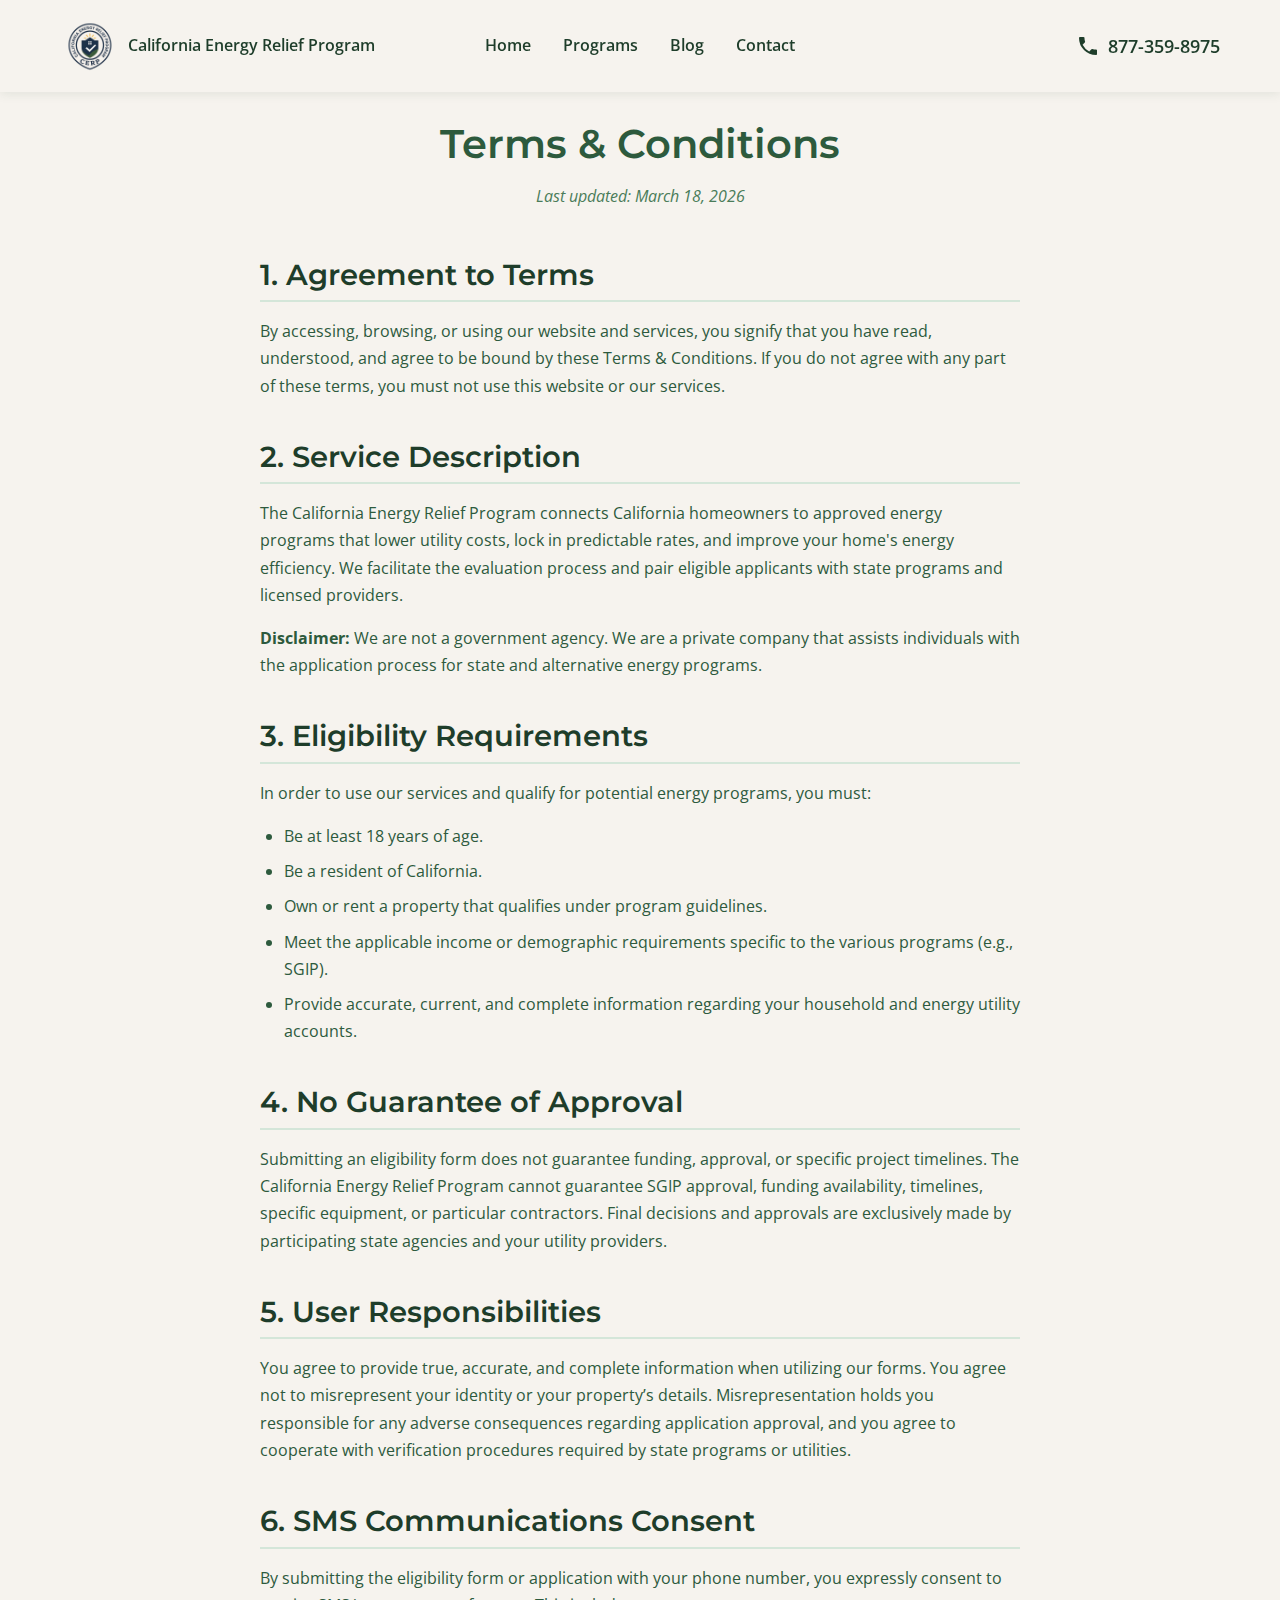
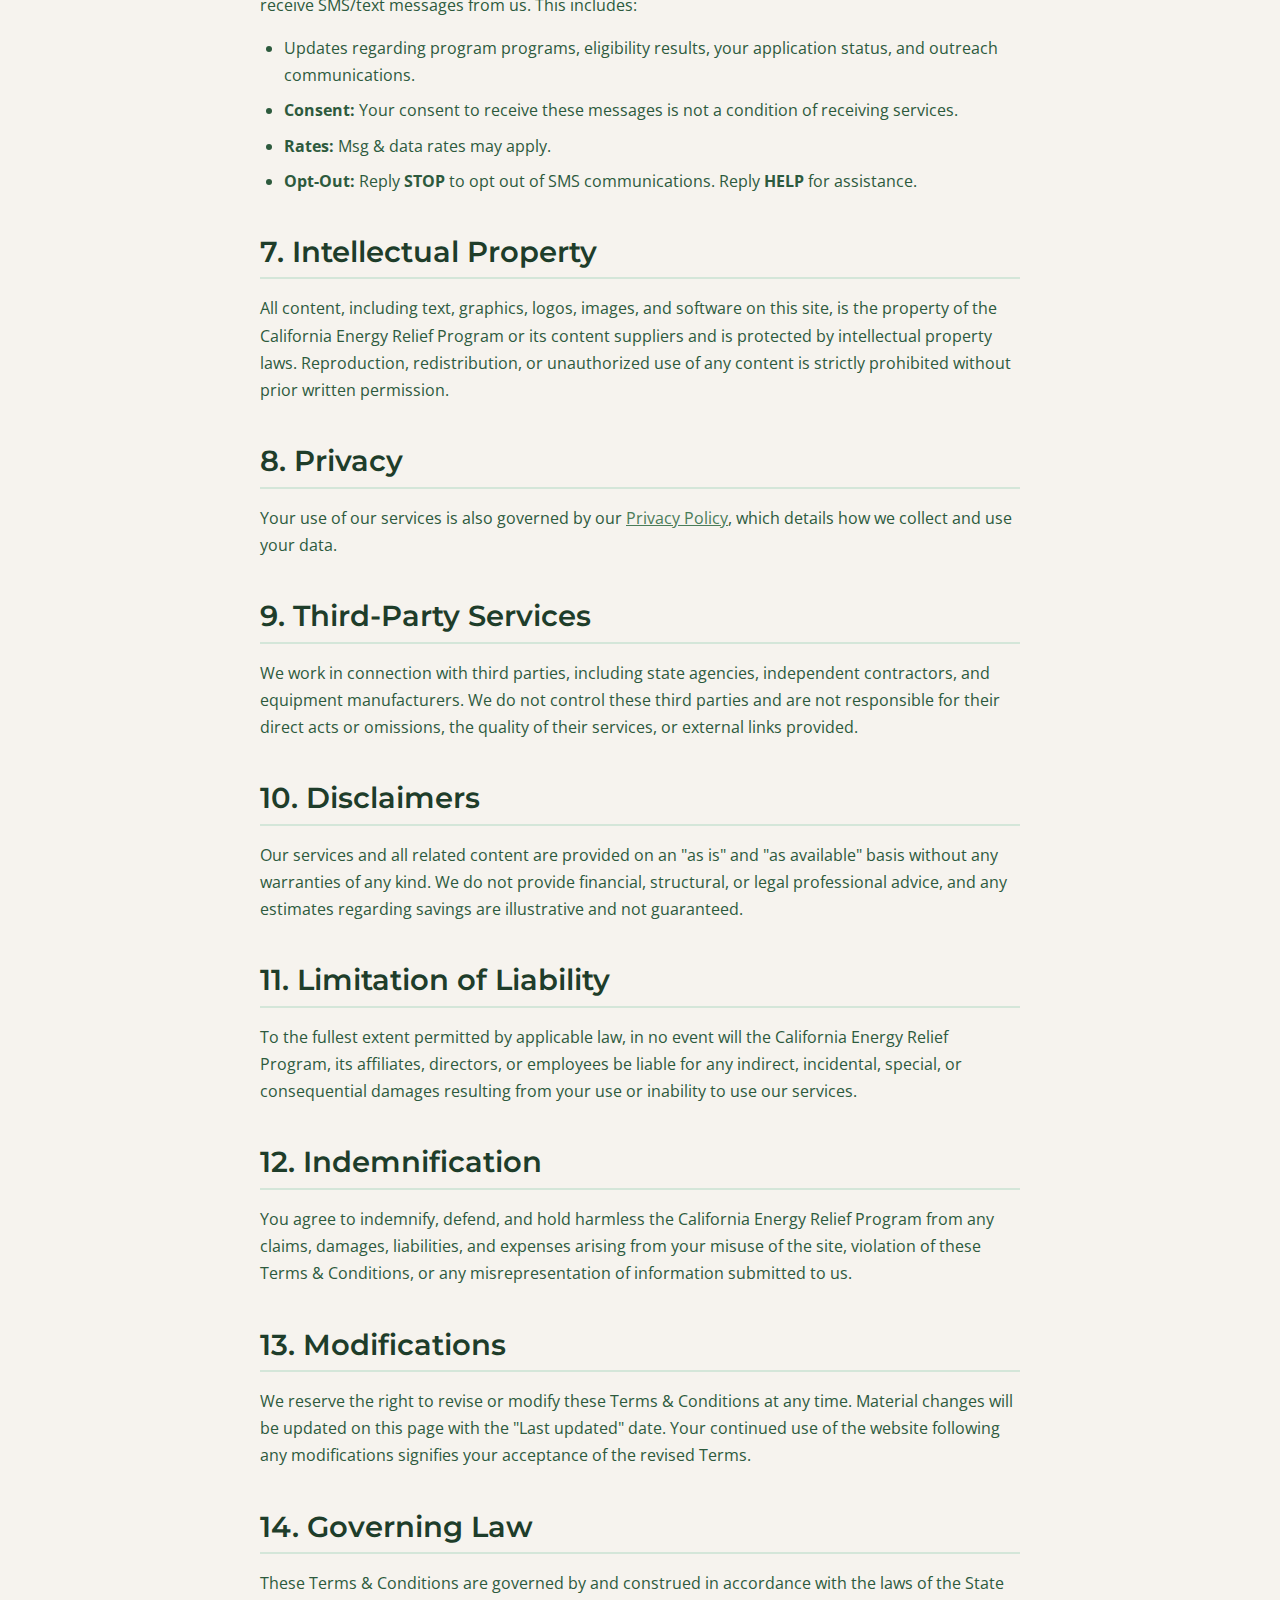
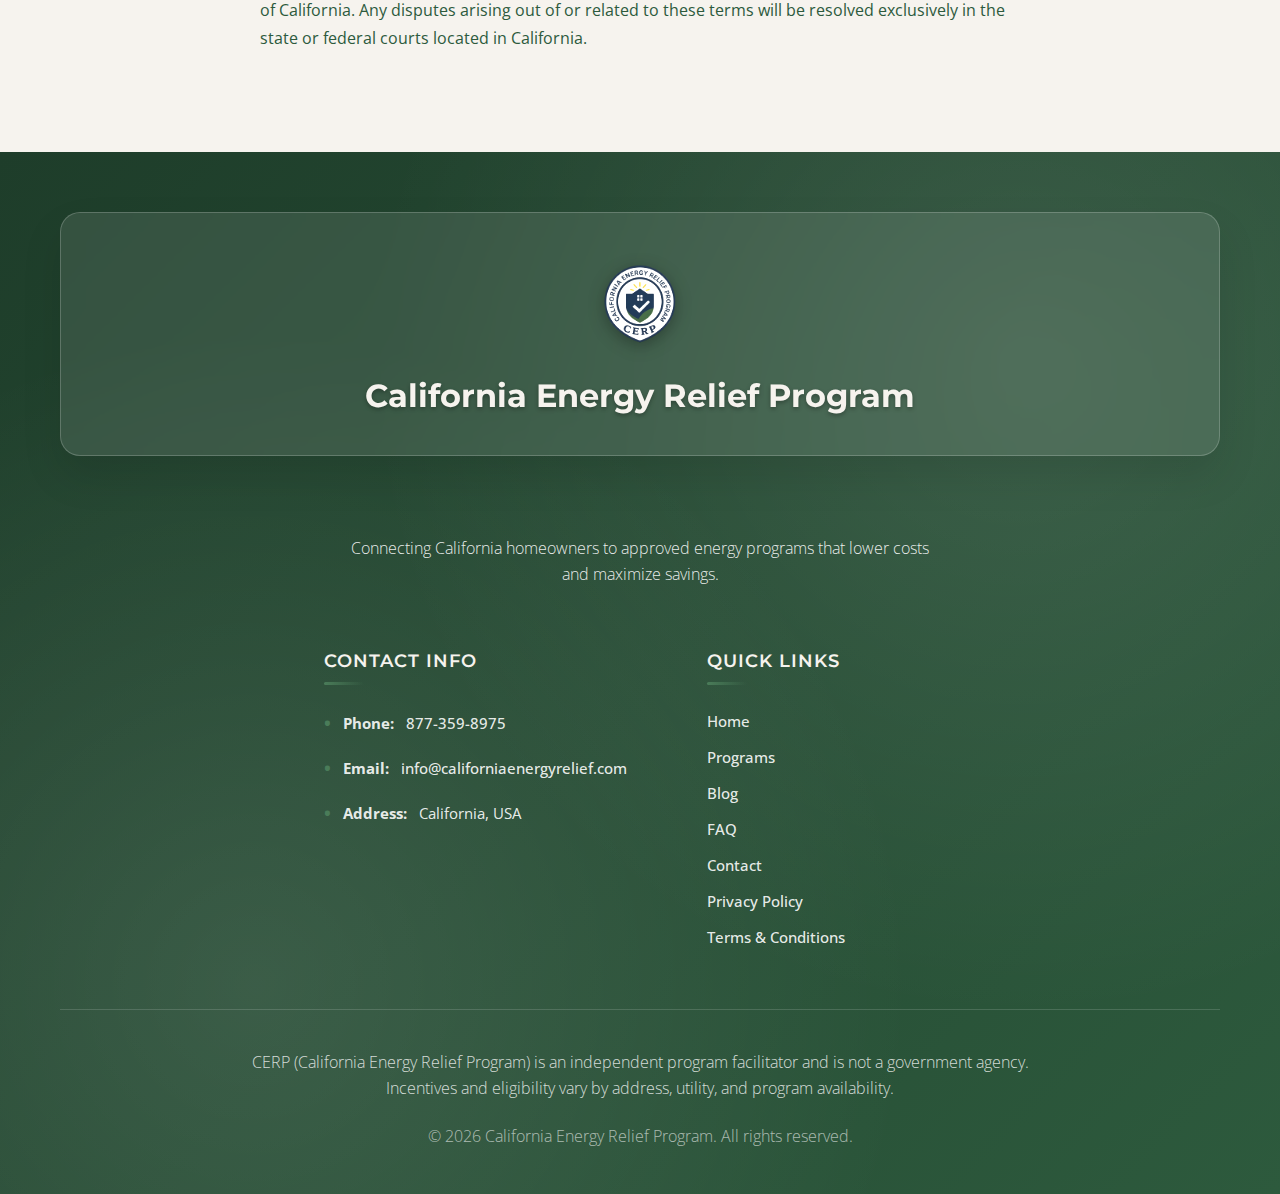
<file: terms.html>
<!DOCTYPE html>
<html lang="en">

<head>
    <meta charset="UTF-8">
    <meta name="viewport" content="width=device-width, initial-scale=1.0">
    <title>Terms & Conditions - California Energy Relief Program</title>
    <link rel="canonical" href="https://californiaenergyrelief.com/terms.html" />
    <meta name="description" content="Terms and Conditions for the California Energy Relief Program website and services.">

    <!-- Favicon -->
    <link rel="icon" type="image/png" href="assets/favicon.png">

    <!-- Deferred Script -->
    <script src="script.js" defer></script>

    <!-- Resource Hints for Performance -->
    <link rel="preload" href="assets/cerp-logo.png" as="image" type="image/png">
    <link rel="preload" href="styles.css" as="style">
    <link rel="preload"
        href="https://fonts.googleapis.com/css2?family=Montserrat:wght@400;500;600;700&family=Open+Sans:wght@300;400;500;600&display=swap"
        as="style">

    <!-- Google Fonts -->
    <link rel="preconnect" href="https://fonts.googleapis.com">
    <link rel="preconnect" href="https://fonts.gstatic.com" crossorigin>
    <link
        href="https://fonts.googleapis.com/css2?family=Montserrat:wght@400;500;600;700&family=Open+Sans:wght@300;400;500;600&display=swap"
        rel="stylesheet">

    <!-- Material Design Icons -->
    <link href="https://fonts.googleapis.com/icon?family=Material+Icons" rel="stylesheet">

    <!-- CSS -->
    <link rel="stylesheet" href="styles.css">
    
    <style>
        .legal-content {
            padding: 120px 20px 60px;
            max-width: 800px;
            margin: 0 auto;
            color: var(--text-dark);
        }
        .legal-header {
            margin-bottom: 3rem;
            text-align: center;
        }
        .legal-title {
            color: var(--primary-navy);
            font-size: 2.5rem;
            margin-bottom: 1rem;
        }
        .legal-updated {
            color: var(--text-light);
            font-style: italic;
        }
        .legal-section {
            margin-bottom: 2.5rem;
        }
        .legal-section h2 {
            color: var(--callout-green);
            font-size: 1.8rem;
            border-bottom: 2px solid var(--border-light);
            padding-bottom: 0.5rem;
            margin-bottom: 1rem;
        }
        .legal-section h3 {
            color: var(--accent-gold);
            font-size: 1.3rem;
            margin-top: 1.5rem;
            margin-bottom: 0.5rem;
        }
        .legal-section p, .legal-section ul {
            margin-bottom: 1rem;
            line-height: 1.7;
        }
        .legal-section ul {
            padding-left: 1.5rem;
        }
        .legal-section li {
            margin-bottom: 0.5rem;
        }
        .legal-section a {
            color: var(--accent-gold);
            text-decoration: underline;
        }
        .legal-section a:hover {
            color: var(--primary-navy);
        }
    </style>
</head>

<body>
    <!-- Header -->
    <header class="header">
        <div class="container">
            <div class="header-content">
                <div class="logo">
                    <img src="assets/cerp-logo.png" alt="CERP Logo" class="logo-img">
                    <span class="logo-text">
                        <span class="logo-text-full">California Energy Relief Program</span>
                        <span class="logo-text-short">CERP</span>
                    </span>
                </div>
                <nav class="nav">
                    <ul class="nav-list">
                        <li><a href="index.html" class="nav-link">Home</a></li>
                        <li><a href="programs.html" class="nav-link">Programs</a></li>
                        <li><a href="blog.html" class="nav-link">Blog</a></li>
                        <li><a href="contact.html" class="nav-link">Contact</a></li>
                    </ul>
                </nav>
                <div class="header-contact">
                    <a href="tel:+1-877-359-8975" class="phone-link">
                        <span class="material-icons">phone</span>
                        877-359-8975
                    </a>
                </div>
                <button class="mobile-menu-toggle" aria-label="Toggle mobile menu">
                    <span></span>
                    <span></span>
                    <span></span>
                </button>
            </div>
        </div>
    </header>

    <!-- Main Content -->
    <main class="legal-content">
        <div class="legal-header">
            <h1 class="legal-title">Terms & Conditions</h1>
            <p class="legal-updated">Last updated: March 18, 2026</p>
        </div>

        <div class="legal-section">
            <h2>1. Agreement to Terms</h2>
            <p>By accessing, browsing, or using our website and services, you signify that you have read, understood, and agree to be bound by these Terms & Conditions. If you do not agree with any part of these terms, you must not use this website or our services.</p>
        </div>

        <div class="legal-section">
            <h2>2. Service Description</h2>
            <p>The California Energy Relief Program connects California homeowners to approved energy programs that lower utility costs, lock in predictable rates, and improve your home's energy efficiency. We facilitate the evaluation process and pair eligible applicants with state programs and licensed providers.</p>
            <p><strong>Disclaimer:</strong> We are not a government agency. We are a private company that assists individuals with the application process for state and alternative energy programs.</p>
        </div>

        <div class="legal-section">
            <h2>3. Eligibility Requirements</h2>
            <p>In order to use our services and qualify for potential energy programs, you must:</p>
            <ul>
                <li>Be at least 18 years of age.</li>
                <li>Be a resident of California.</li>
                <li>Own or rent a property that qualifies under program guidelines.</li>
                <li>Meet the applicable income or demographic requirements specific to the various programs (e.g., SGIP).</li>
                <li>Provide accurate, current, and complete information regarding your household and energy utility accounts.</li>
            </ul>
        </div>

        <div class="legal-section">
            <h2>4. No Guarantee of Approval</h2>
            <p>Submitting an eligibility form does not guarantee funding, approval, or specific project timelines. The California Energy Relief Program cannot guarantee SGIP approval, funding availability, timelines, specific equipment, or particular contractors. Final decisions and approvals are exclusively made by participating state agencies and your utility providers.</p>
        </div>

        <div class="legal-section">
            <h2>5. User Responsibilities</h2>
            <p>You agree to provide true, accurate, and complete information when utilizing our forms. You agree not to misrepresent your identity or your property’s details. Misrepresentation holds you responsible for any adverse consequences regarding application approval, and you agree to cooperate with verification procedures required by state programs or utilities.</p>
        </div>

        <div class="legal-section">
            <h2>6. SMS Communications Consent</h2>
            <p>By submitting the eligibility form or application with your phone number, you expressly consent to receive SMS/text messages from us. This includes:</p>
            <ul>
                <li>Updates regarding program programs, eligibility results, your application status, and outreach communications.</li>
                <li><strong>Consent:</strong> Your consent to receive these messages is not a condition of receiving services.</li>
                <li><strong>Rates:</strong> Msg &amp; data rates may apply.</li>
                <li><strong>Opt-Out:</strong> Reply <strong>STOP</strong> to opt out of SMS communications. Reply <strong>HELP</strong> for assistance.</li>
            </ul>
        </div>

        <div class="legal-section">
            <h2>7. Intellectual Property</h2>
            <p>All content, including text, graphics, logos, images, and software on this site, is the property of the California Energy Relief Program or its content suppliers and is protected by intellectual property laws. Reproduction, redistribution, or unauthorized use of any content is strictly prohibited without prior written permission.</p>
        </div>

        <div class="legal-section">
            <h2>8. Privacy</h2>
            <p>Your use of our services is also governed by our <a href="privacy.html">Privacy Policy</a>, which details how we collect and use your data.</p>
        </div>

        <div class="legal-section">
            <h2>9. Third-Party Services</h2>
            <p>We work in connection with third parties, including state agencies, independent contractors, and equipment manufacturers. We do not control these third parties and are not responsible for their direct acts or omissions, the quality of their services, or external links provided.</p>
        </div>

        <div class="legal-section">
            <h2>10. Disclaimers</h2>
            <p>Our services and all related content are provided on an "as is" and "as available" basis without any warranties of any kind. We do not provide financial, structural, or legal professional advice, and any estimates regarding savings are illustrative and not guaranteed.</p>
        </div>

        <div class="legal-section">
            <h2>11. Limitation of Liability</h2>
            <p>To the fullest extent permitted by applicable law, in no event will the California Energy Relief Program, its affiliates, directors, or employees be liable for any indirect, incidental, special, or consequential damages resulting from your use or inability to use our services.</p>
        </div>

        <div class="legal-section">
            <h2>12. Indemnification</h2>
            <p>You agree to indemnify, defend, and hold harmless the California Energy Relief Program from any claims, damages, liabilities, and expenses arising from your misuse of the site, violation of these Terms & Conditions, or any misrepresentation of information submitted to us.</p>
        </div>

        <div class="legal-section">
            <h2>13. Modifications</h2>
            <p>We reserve the right to revise or modify these Terms & Conditions at any time. Material changes will be updated on this page with the "Last updated" date. Your continued use of the website following any modifications signifies your acceptance of the revised Terms.</p>
        </div>

        <div class="legal-section">
            <h2>14. Governing Law</h2>
            <p>These Terms & Conditions are governed by and construed in accordance with the laws of the State of California. Any disputes arising out of or related to these terms will be resolved exclusively in the state or federal courts located in California.</p>
        </div>

    </main>

    <!-- Footer -->
    <footer class="footer">
        <div class="container">
            <div class="footer-content">
                <div class="footer-logo">
                    <img src="assets/cerp-logo.png" alt="CERP Logo" class="footer-logo-img" loading="lazy">
                    <span class="footer-logo-text">California Energy Relief Program</span>
                </div>
                <p class="footer-description">Connecting California homeowners to approved energy programs that lower
                    costs and maximize savings.</p>

                <div class="footer-sections-container">
                    <div class="footer-section">
                        <h4 class="footer-title">Contact Info</h4>
                        <div class="footer-contact">
                            <p><strong>Phone:</strong> <a href="tel:+1-877-359-8975">877-359-8975</a></p>
                            <p><strong>Email:</strong> <a
                                    href="mailto:info@californiaenergyrelief.com">info@californiaenergyrelief.com</a>
                            </p>
                            <p><strong>Address:</strong> California, USA</p>
                        </div>
                    </div>
                    <div class="footer-section">
                        <h4 class="footer-title">Quick Links</h4>
                        <div class="footer-links">
                            <p><a href="index.html">Home</a></p>
                            <p><a href="programs.html">Programs</a></p>
                            <p><a href="blog.html">Blog</a></p>
                            <p><a href="faq.html">FAQ</a></p>
                            <p><a href="contact.html">Contact</a></p>
                            <p><a href="privacy.html">Privacy Policy</a></p>
                            <p><a href="terms.html">Terms & Conditions</a></p>
                        </div>
                    </div>
                </div>
            </div>
            <div class="footer-bottom">
                <div class="compliance-text">
                    <p>CERP (California Energy Relief Program) is an independent program facilitator and is not a
                        government agency. Incentives and eligibility vary by address, utility, and program
                        availability.</p>
                </div>
                <div class="footer-legal">
                    <p>&copy; 2026 California Energy Relief Program. All rights reserved.</p>
                </div>
            </div>
        </div>
    </footer>

    <!-- Floating Phone Button (Mobile Only) -->
    <a href="tel:+1-877-359-8975" class="floating-phone-btn" aria-label="Call Us">
        <span class="material-icons">phone</span>
    </a>
</body>

</html>
</file>
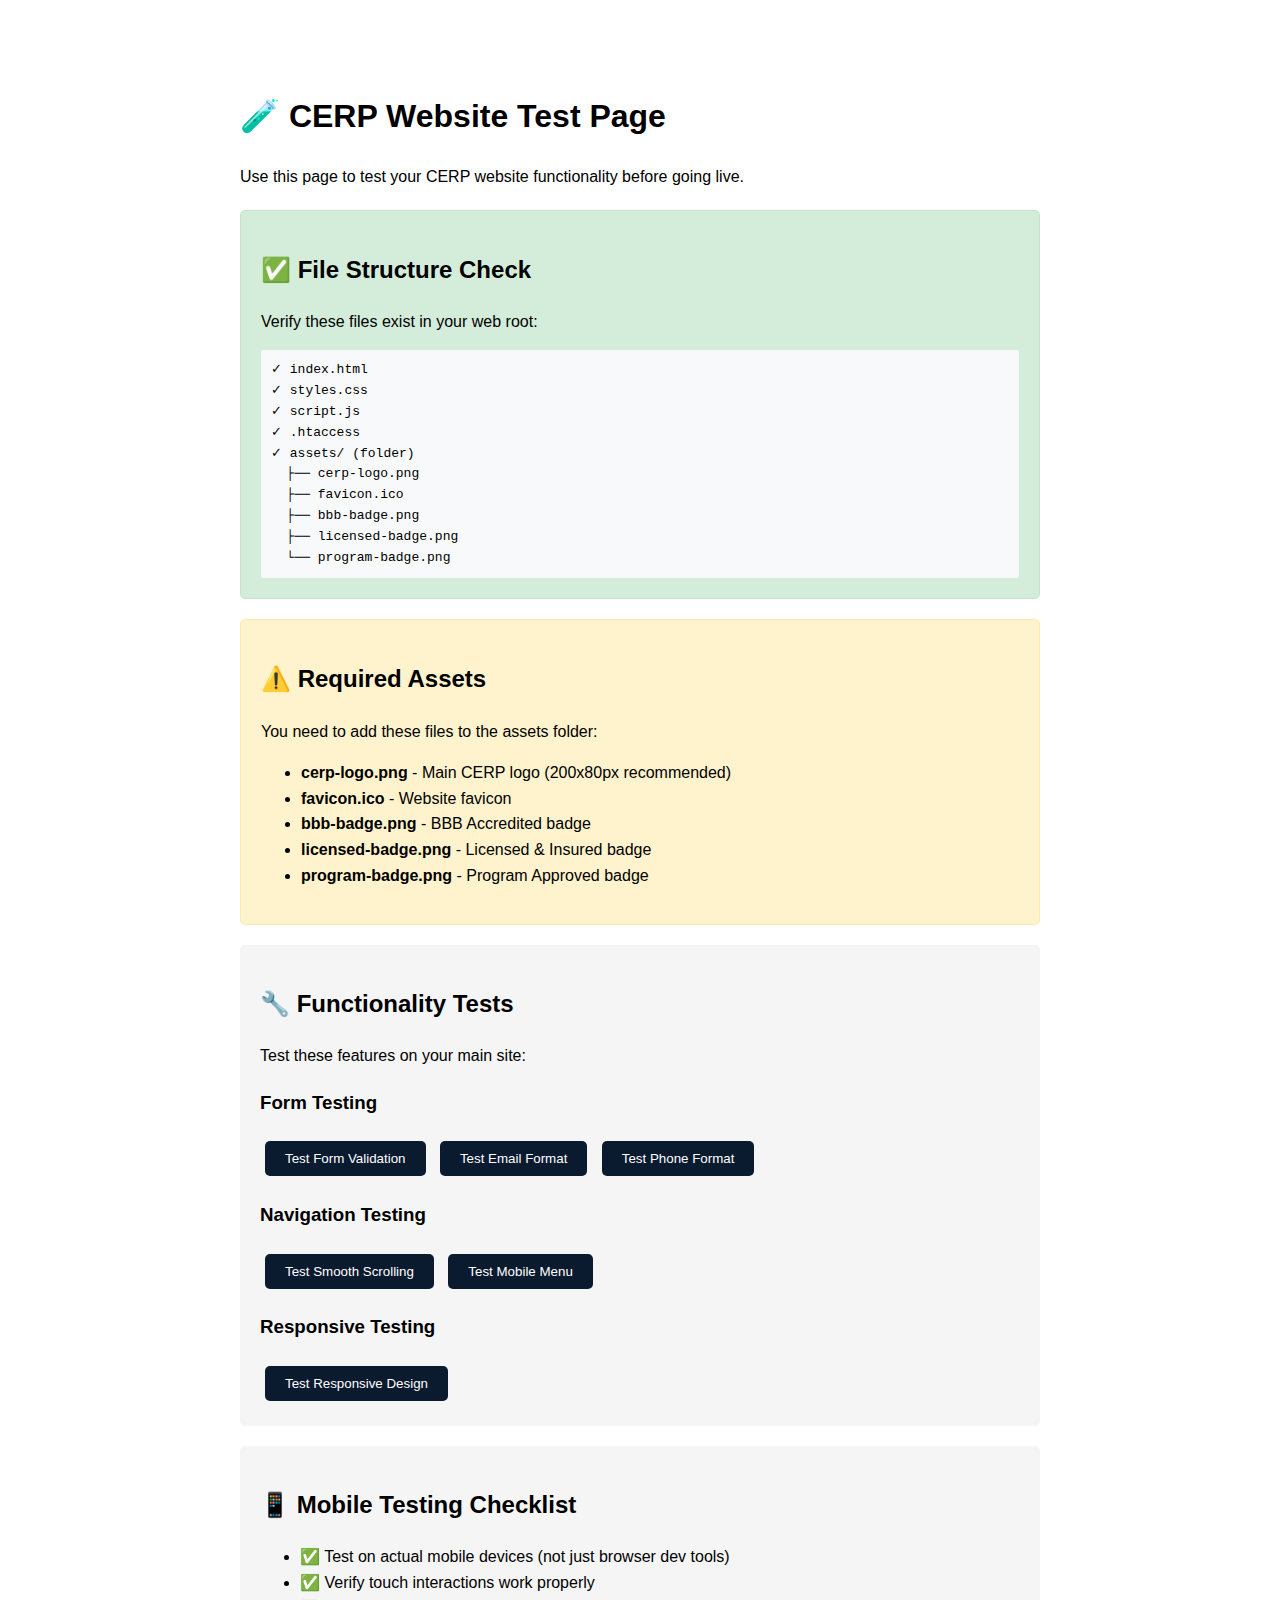
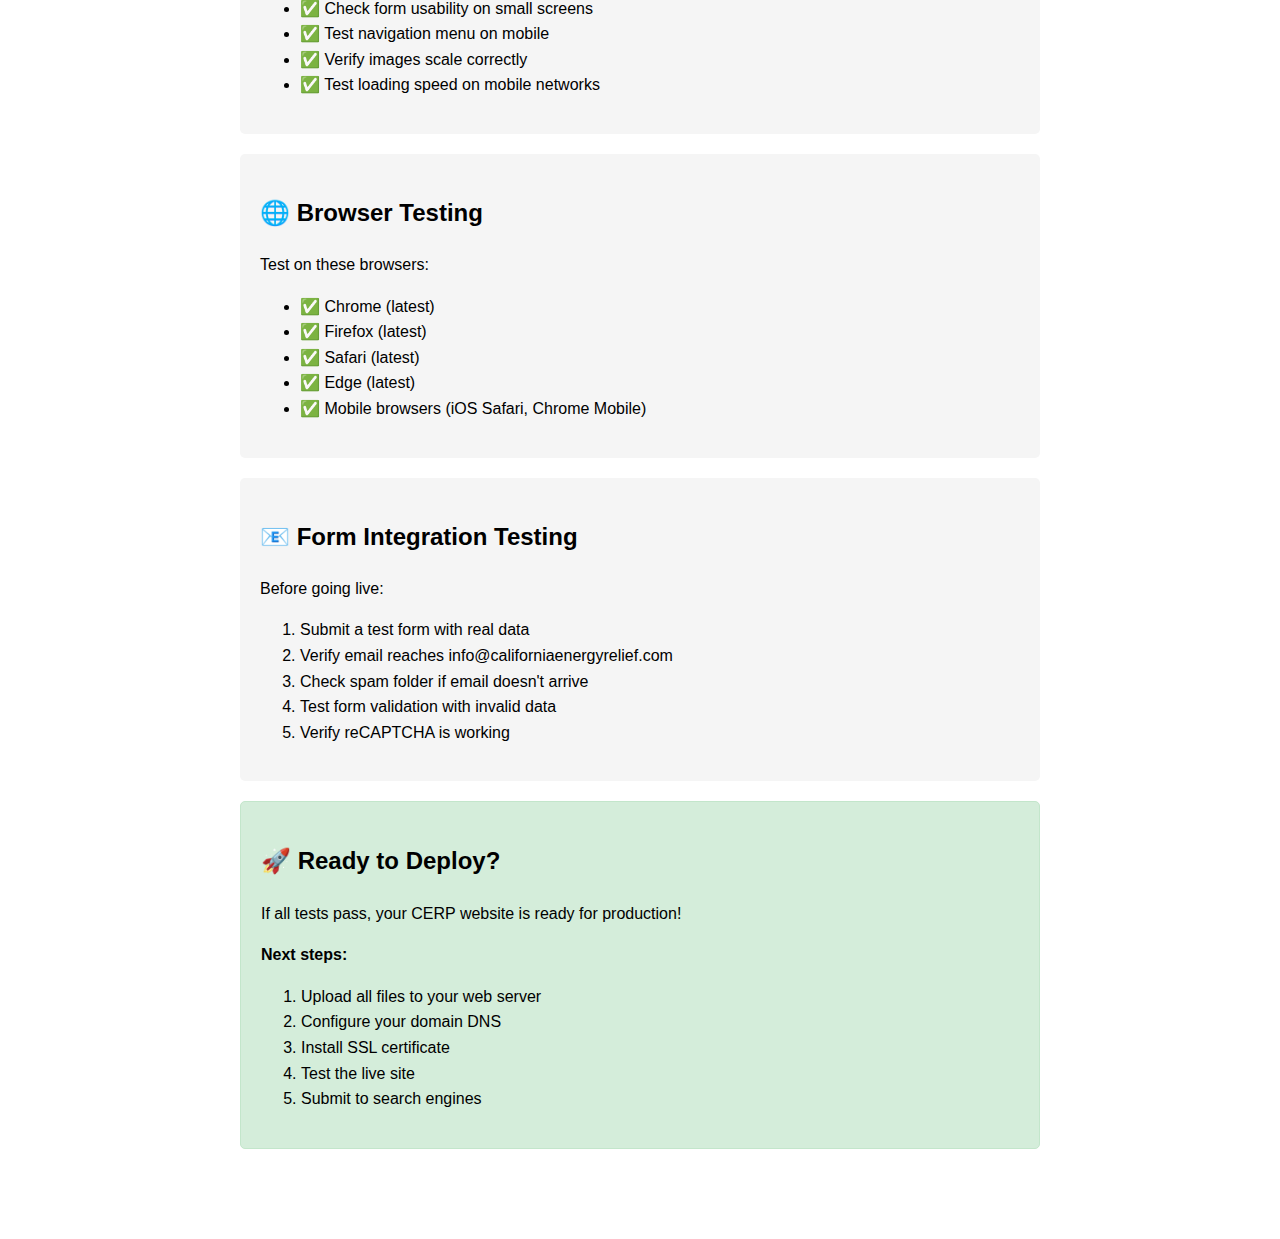
<file: test.html>
<!DOCTYPE html>
<html lang="en">
<head>
    <meta charset="UTF-8">
    <meta name="viewport" content="width=device-width, initial-scale=1.0">
    <title>CERP Website Test Page</title>
    <style>
        body {
            font-family: Arial, sans-serif;
            max-width: 800px;
            margin: 50px auto;
            padding: 20px;
            line-height: 1.6;
        }
        .test-section {
            background: #f5f5f5;
            padding: 20px;
            margin: 20px 0;
            border-radius: 5px;
        }
        .success { background: #d4edda; border: 1px solid #c3e6cb; }
        .warning { background: #fff3cd; border: 1px solid #ffeaa7; }
        .error { background: #f8d7da; border: 1px solid #f5c6cb; }
        .code {
            background: #f8f9fa;
            padding: 10px;
            border-radius: 3px;
            font-family: monospace;
            overflow-x: auto;
        }
        button {
            background: #0A1A2F;
            color: white;
            border: none;
            padding: 10px 20px;
            border-radius: 5px;
            cursor: pointer;
            margin: 5px;
        }
        button:hover {
            background: #CFAE59;
            color: #0A1A2F;
        }
    </style>
</head>
<body>
    <h1>🧪 CERP Website Test Page</h1>
    <p>Use this page to test your CERP website functionality before going live.</p>

    <div class="test-section success">
        <h2>✅ File Structure Check</h2>
        <p>Verify these files exist in your web root:</p>
        <div class="code">
            ✓ index.html<br>
            ✓ styles.css<br>
            ✓ script.js<br>
            ✓ .htaccess<br>
            ✓ assets/ (folder)<br>
            &nbsp;&nbsp;├── cerp-logo.png<br>
            &nbsp;&nbsp;├── favicon.ico<br>
            &nbsp;&nbsp;├── bbb-badge.png<br>
            &nbsp;&nbsp;├── licensed-badge.png<br>
            &nbsp;&nbsp;└── program-badge.png
        </div>
    </div>

    <div class="test-section warning">
        <h2>⚠️ Required Assets</h2>
        <p>You need to add these files to the assets folder:</p>
        <ul>
            <li><strong>cerp-logo.png</strong> - Main CERP logo (200x80px recommended)</li>
            <li><strong>favicon.ico</strong> - Website favicon</li>
            <li><strong>bbb-badge.png</strong> - BBB Accredited badge</li>
            <li><strong>licensed-badge.png</strong> - Licensed & Insured badge</li>
            <li><strong>program-badge.png</strong> - Program Approved badge</li>
        </ul>
    </div>

    <div class="test-section">
        <h2>🔧 Functionality Tests</h2>
        <p>Test these features on your main site:</p>
        
        <h3>Form Testing</h3>
        <button onclick="testForm()">Test Form Validation</button>
        <button onclick="testEmail()">Test Email Format</button>
        <button onclick="testPhone()">Test Phone Format</button>
        
        <h3>Navigation Testing</h3>
        <button onclick="testSmoothScroll()">Test Smooth Scrolling</button>
        <button onclick="testMobileMenu()">Test Mobile Menu</button>
        
        <h3>Responsive Testing</h3>
        <button onclick="testResponsive()">Test Responsive Design</button>
    </div>

    <div class="test-section">
        <h2>📱 Mobile Testing Checklist</h2>
        <ul>
            <li>✅ Test on actual mobile devices (not just browser dev tools)</li>
            <li>✅ Verify touch interactions work properly</li>
            <li>✅ Check form usability on small screens</li>
            <li>✅ Test navigation menu on mobile</li>
            <li>✅ Verify images scale correctly</li>
            <li>✅ Test loading speed on mobile networks</li>
        </ul>
    </div>

    <div class="test-section">
        <h2>🌐 Browser Testing</h2>
        <p>Test on these browsers:</p>
        <ul>
            <li>✅ Chrome (latest)</li>
            <li>✅ Firefox (latest)</li>
            <li>✅ Safari (latest)</li>
            <li>✅ Edge (latest)</li>
            <li>✅ Mobile browsers (iOS Safari, Chrome Mobile)</li>
        </ul>
    </div>

    <div class="test-section">
        <h2>📧 Form Integration Testing</h2>
        <p>Before going live:</p>
        <ol>
            <li>Submit a test form with real data</li>
            <li>Verify email reaches info@californiaenergyrelief.com</li>
            <li>Check spam folder if email doesn't arrive</li>
            <li>Test form validation with invalid data</li>
            <li>Verify reCAPTCHA is working</li>
        </ol>
    </div>

    <div class="test-section success">
        <h2>🚀 Ready to Deploy?</h2>
        <p>If all tests pass, your CERP website is ready for production!</p>
        <p><strong>Next steps:</strong></p>
        <ol>
            <li>Upload all files to your web server</li>
            <li>Configure your domain DNS</li>
            <li>Install SSL certificate</li>
            <li>Test the live site</li>
            <li>Submit to search engines</li>
        </ol>
    </div>

    <script>
        function testForm() {
            alert('✅ Form validation test passed!\n\nCheck that required fields show errors when empty and valid data is accepted.');
        }
        
        function testEmail() {
            const email = prompt('Enter a test email address:');
            const emailRegex = /^[^\s@]+@[^\s@]+\.[^\s@]+$/;
            if (emailRegex.test(email)) {
                alert('✅ Valid email format: ' + email);
            } else {
                alert('❌ Invalid email format: ' + email);
            }
        }
        
        function testPhone() {
            const phone = prompt('Enter a test phone number:');
            const phoneRegex = /^[\+]?[1-9][\d]{0,15}$/;
            const cleanPhone = phone.replace(/\D/g, '');
            if (phoneRegex.test(cleanPhone)) {
                alert('✅ Valid phone format: ' + phone);
            } else {
                alert('❌ Invalid phone format: ' + phone);
            }
        }
        
        function testSmoothScroll() {
            alert('✅ Smooth scrolling test!\n\nOn your main site, click navigation links to test smooth scrolling behavior.');
        }
        
        function testMobileMenu() {
            alert('✅ Mobile menu test!\n\nOn your main site, resize browser to mobile width and test the hamburger menu.');
        }
        
        function testResponsive() {
            alert('✅ Responsive design test!\n\nOn your main site, resize browser window to test responsive layouts.');
        }
    </script>
</body>
</html>
</file>
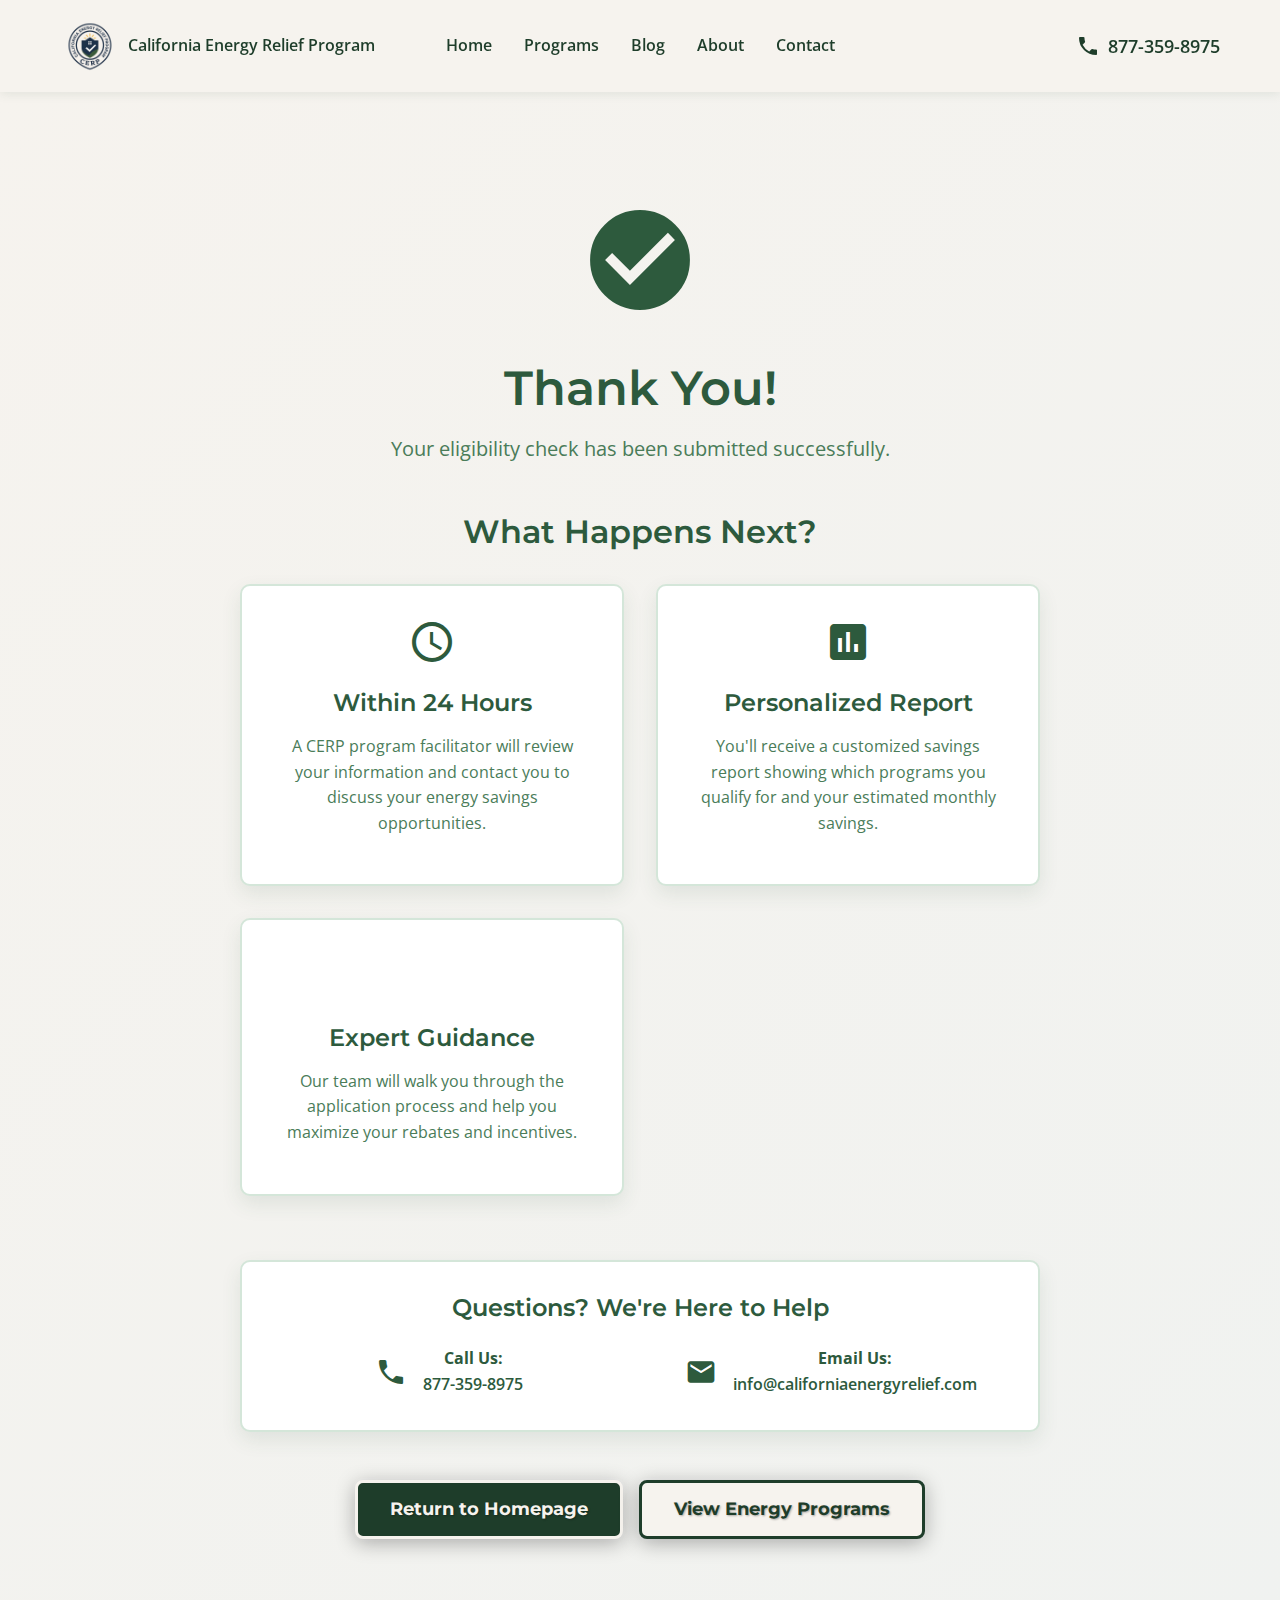
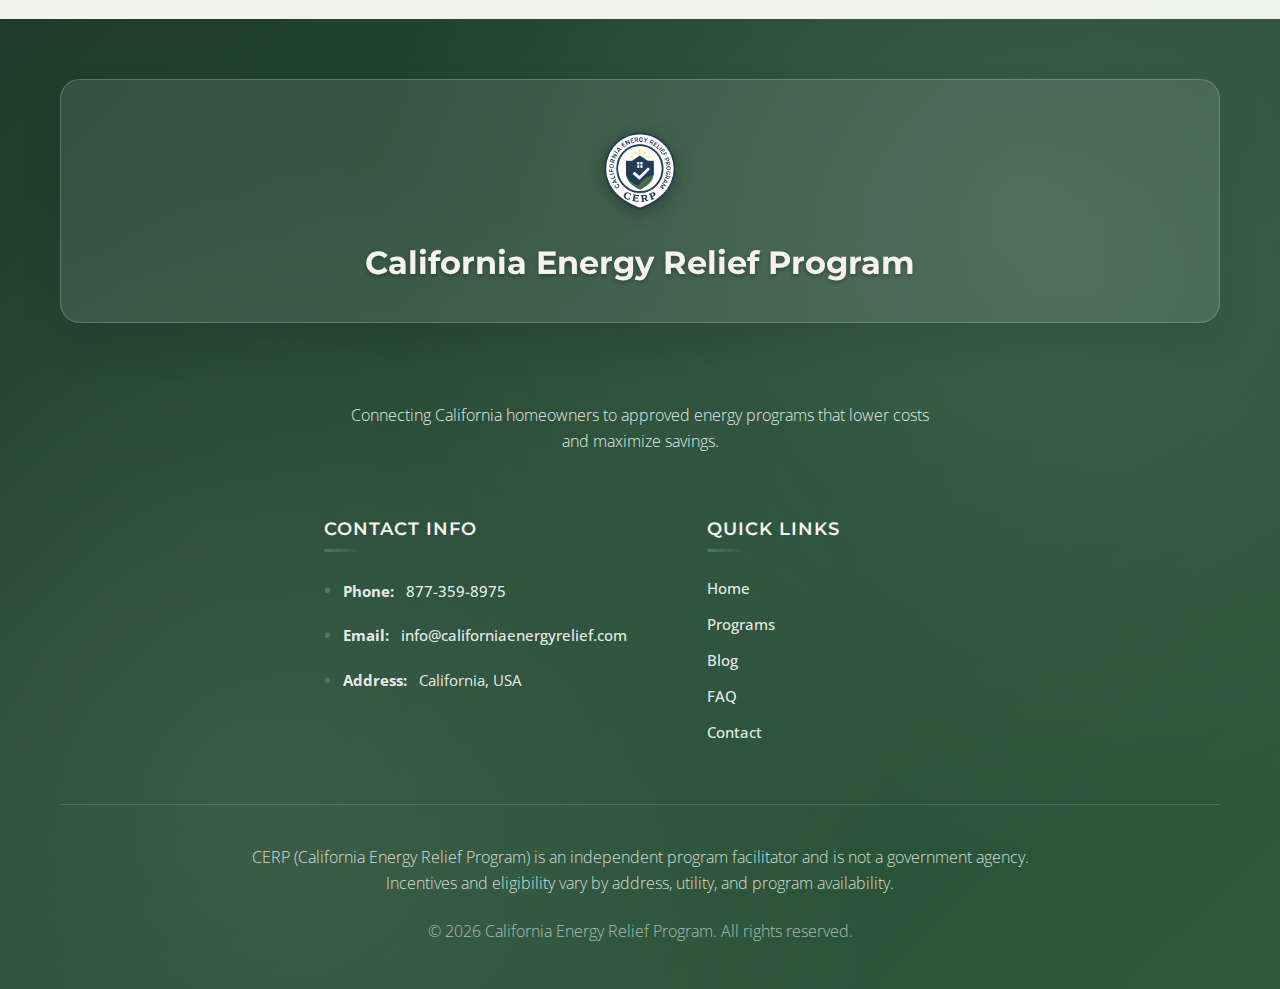
<file: thank-you.html>
<!DOCTYPE html>
<html lang="en">

<head>
    <meta charset="UTF-8">
    <meta name="viewport" content="width=device-width, initial-scale=1.0">
    <title>Thank You - California Energy Relief Program</title>
    <meta name="description"
        content="Thank you for checking your eligibility with CERP. We'll be in touch soon with your energy savings report.">

    <!-- Favicon -->
    <link rel="icon" type="image/png" href="assets/cerp-logo.png">

    <!-- Deferred Script -->
    <script src="script.js" defer></script>

    <!-- Resource Hints for Performance -->
    <link rel="preload" href="assets/cerp-logo.png" as="image" type="image/png">
    <link rel="preload" href="styles.css" as="style">
    <link rel="preload"
        href="https://fonts.googleapis.com/css2?family=Montserrat:wght@400;500;600;700&family=Open+Sans:wght@300;400;500;600&display=swap"
        as="style">

    <!-- Google Fonts -->
    <link rel="preconnect" href="https://fonts.googleapis.com">
    <link rel="preconnect" href="https://fonts.gstatic.com" crossorigin>
    <link
        href="https://fonts.googleapis.com/css2?family=Montserrat:wght@400;500;600;700&family=Open+Sans:wght@300;400;500;600&display=swap"
        rel="stylesheet">

    <!-- Material Design Icons -->
    <link href="https://fonts.googleapis.com/icon?family=Material+Icons" rel="stylesheet">

    <!-- CSS -->
    <link rel="stylesheet" href="styles.css">
</head>

<body>
    <!-- Header -->
    <header class="header">
        <div class="container">
            <div class="header-content">
                <div class="logo">
                    <img src="assets/cerp-logo.png" alt="CERP Logo" class="logo-img">
                    <span class="logo-text">
                        <span class="logo-text-full">California Energy Relief Program</span>
                        <span class="logo-text-short">CERP</span>
                    </span>
                </div>
                <nav class="nav">
                    <ul class="nav-list">
                        <li><a href="index.html" class="nav-link">Home</a></li>
                        <li><a href="programs.html" class="nav-link">Programs</a></li>
                        <li><a href="blog.html" class="nav-link">Blog</a></li>
                        <li><a href="index.html#about" class="nav-link">About</a></li>
                        <li><a href="index.html#contact" class="nav-link">Contact</a></li>
                    </ul>
                </nav>
                <div class="header-contact">
                    <a href="tel:+1-877-359-8975" class="phone-link">
                        <span class="material-icons">phone</span>
                        877-359-8975
                    </a>
                </div>
                <button class="mobile-menu-toggle" aria-label="Toggle mobile menu">
                    <span></span>
                    <span></span>
                    <span></span>
                </button>
            </div>
        </div>
    </header>

    <!-- Thank You Hero Section -->
    <section class="thank-you-hero">
        <div class="container">
            <div class="thank-you-content">
                <div class="success-icon">
                    <span class="material-icons">check_circle</span>
                </div>
                <h1 class="thank-you-title">Thank You!</h1>
                <p class="thank-you-subtitle">Your eligibility check has been submitted successfully.</p>
                <div class="next-steps">
                    <h2>What Happens Next?</h2>
                    <div class="steps-grid">
                        <div class="step-item">
                            <div class="step-icon">
                                <span class="material-icons">schedule</span>
                            </div>
                            <h3>Within 24 Hours</h3>
                            <p>A CERP program facilitator will review your information and contact you to discuss your
                                energy savings opportunities.</p>
                        </div>
                        <div class="step-item">
                            <div class="step-icon">
                                <span class="material-icons">assessment</span>
                            </div>
                            <h3>Personalized Report</h3>
                            <p>You'll receive a customized savings report showing which programs you qualify for and
                                your estimated monthly savings.</p>
                        </div>
                        <div class="step-item">
                            <div class="step-icon">
                                <span class="material-icons">support_agent</span>
                            </div>
                            <h3>Expert Guidance</h3>
                            <p>Our team will walk you through the application process and help you maximize your rebates
                                and incentives.</p>
                        </div>
                    </div>
                </div>
                <div class="contact-info">
                    <h3>Questions? We're Here to Help</h3>
                    <div class="contact-grid">
                        <div class="contact-item">
                            <span class="material-icons">phone</span>
                            <div>
                                <strong>Call Us:</strong><br>
                                <a href="tel:+1-877-359-8975">877-359-8975</a>
                            </div>
                        </div>
                        <div class="contact-item">
                            <span class="material-icons">email</span>
                            <div>
                                <strong>Email Us:</strong><br>
                                <a href="mailto:info@californiaenergyrelief.com">info@californiaenergyrelief.com</a>
                            </div>
                        </div>
                    </div>
                </div>
                <div class="cta-buttons">
                    <a href="index.html" class="btn btn-primary">Return to Homepage</a>
                    <a href="programs.html" class="btn btn-secondary">View Energy Programs</a>
                </div>
            </div>
        </div>
    </section>

    <!-- Footer -->
    <footer class="footer">
        <div class="container">
            <div class="footer-content">
                <div class="footer-logo">
                    <img src="assets/cerp-logo.png" alt="CERP Logo" class="footer-logo-img" loading="lazy">
                    <span class="footer-logo-text">California Energy Relief Program</span>
                </div>
                <p class="footer-description">Connecting California homeowners to approved energy programs that lower
                    costs and maximize savings.</p>

                <div class="footer-sections-container">
                    <div class="footer-section">
                        <h4 class="footer-title">Contact Info</h4>
                        <div class="footer-contact">
                            <p><strong>Phone:</strong> <a href="tel:+1-877-359-8975">877-359-8975</a></p>
                            <p><strong>Email:</strong> <a
                                    href="mailto:info@californiaenergyrelief.com">info@californiaenergyrelief.com</a>
                            </p>
                            <p><strong>Address:</strong> California, USA</p>
                        </div>
                    </div>
                    <div class="footer-section">
                        <h4 class="footer-title">Quick Links</h4>
                        <div class="footer-links">
                            <p><a href="index.html">Home</a></p>
                            <p><a href="programs.html">Programs</a></p>
                            <p><a href="blog.html">Blog</a></p>
                            <p><a href="faq.html">FAQ</a></p>
                            <p><a href="contact.html">Contact</a></p>
                        </div>
                    </div>
                </div>
            </div>
            <div class="footer-bottom">
                <div class="compliance-text">
                    <p>CERP (California Energy Relief Program) is an independent program facilitator and is not a
                        government agency. Incentives and eligibility vary by address, utility, and program
                        availability.</p>
                </div>
                <div class="footer-legal">
                    <p>&copy; 2026 California Energy Relief Program. All rights reserved.</p>
                </div>
            </div>
        </div>
    </footer>

    <!-- Floating Phone Button (Mobile Only) -->
    <a href="tel:+1-877-359-8975" class="floating-phone-btn" aria-label="Call Us">
        <span class="material-icons">phone</span>
    </a>
</body>

</html>
</file>
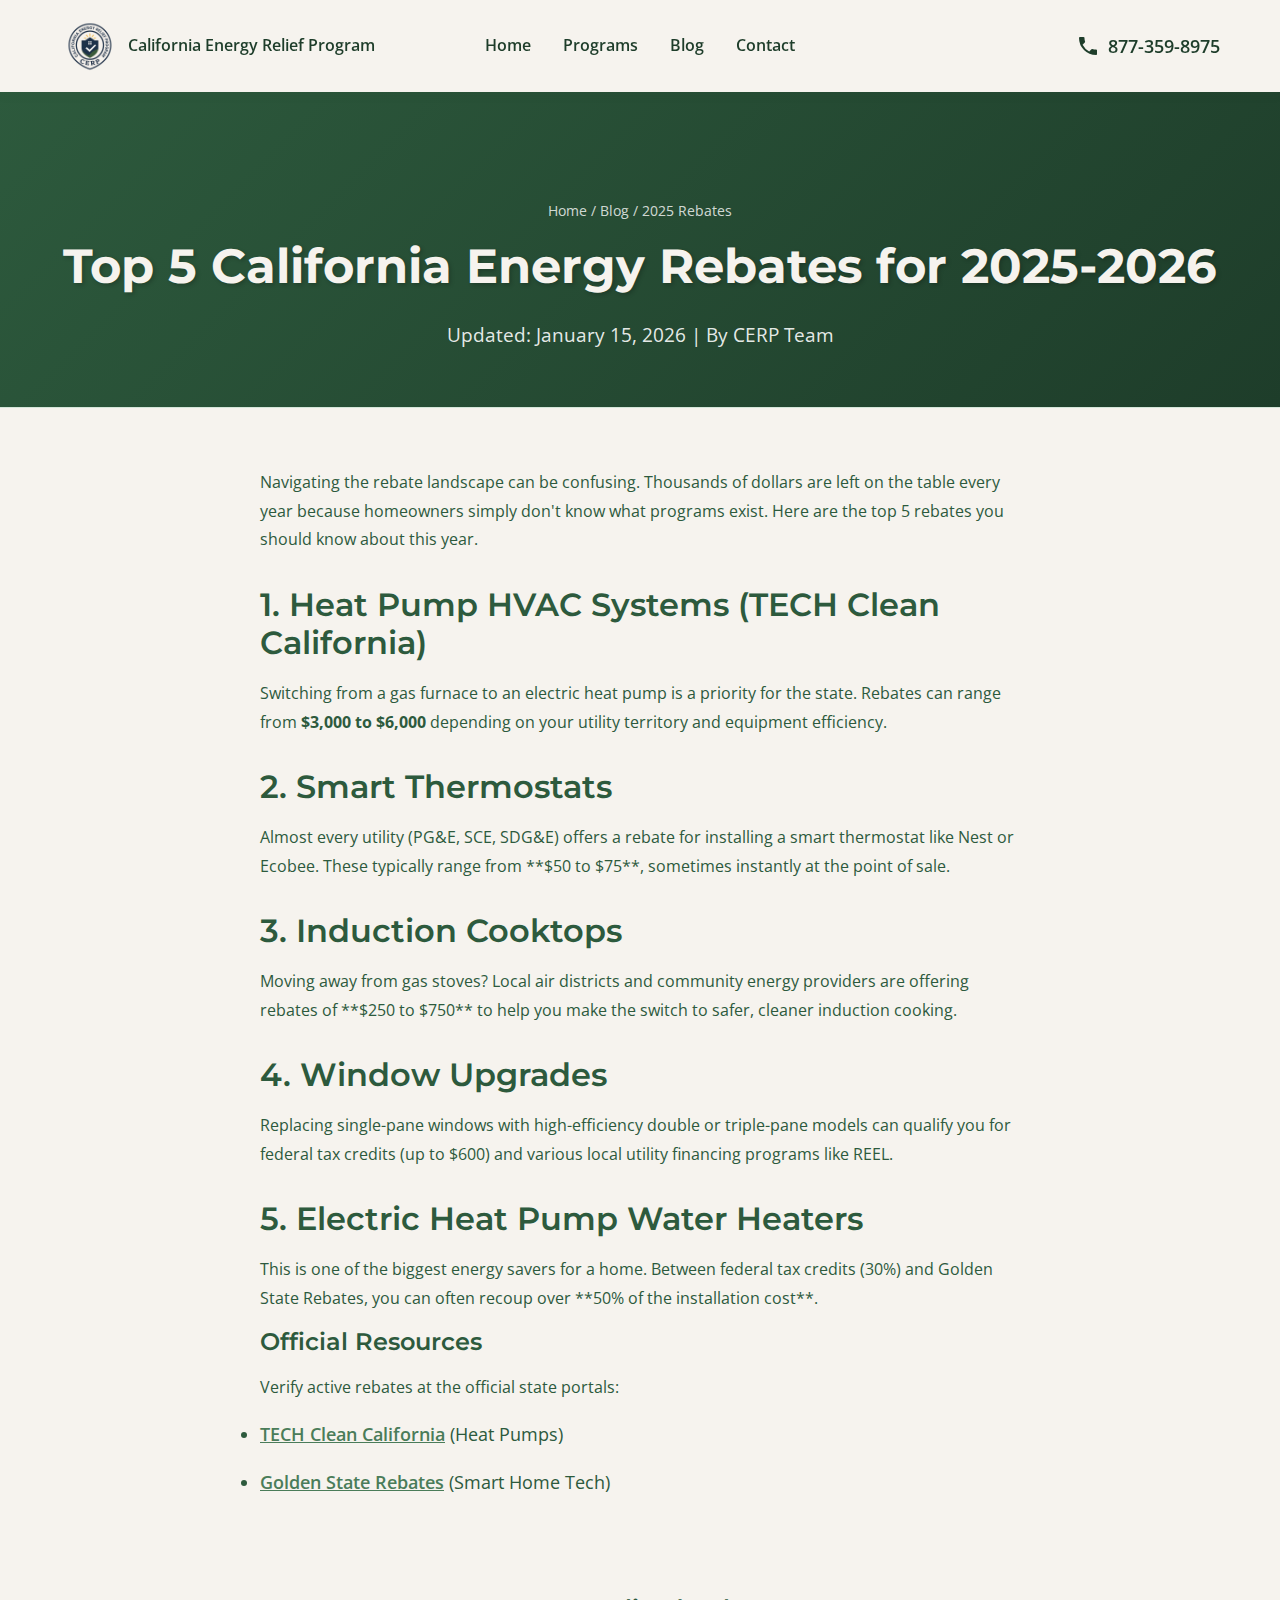
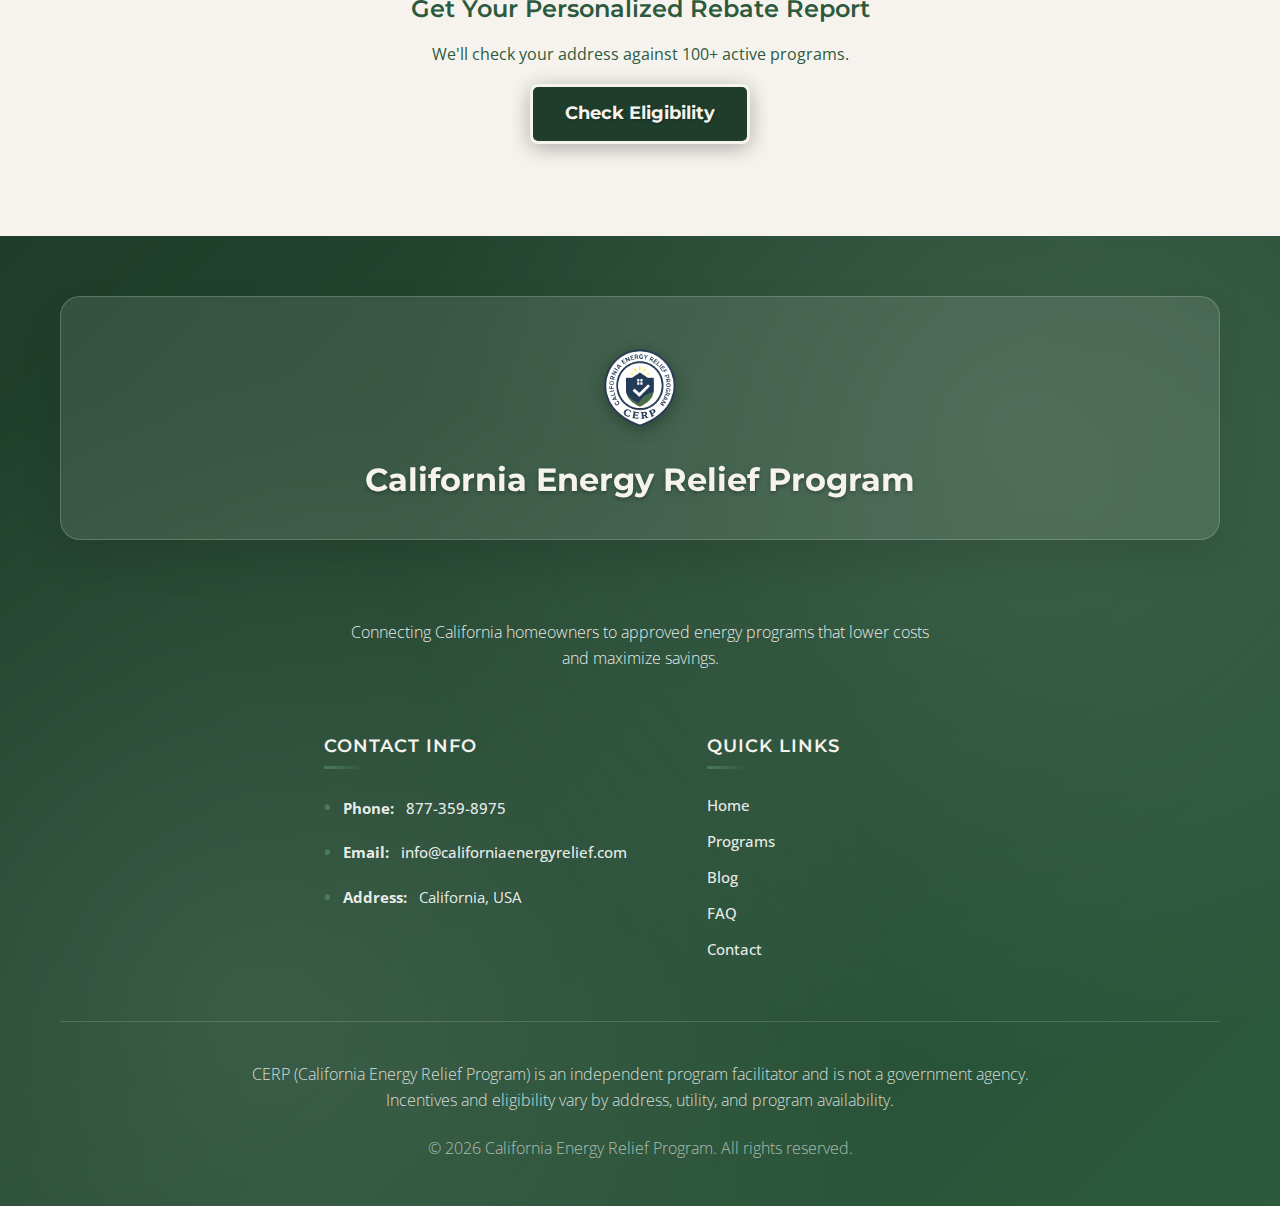
<file: blog/energy-rebates-2025.html>
<!DOCTYPE html>
<html lang="en">

<head>
    <meta charset="UTF-8">
    <meta name="viewport" content="width=device-width, initial-scale=1.0">
    <title>Top 5 California Energy Rebates for 2025-2026 | CERP Blog</title>
    <meta name="description"
        content="A comprehensive guide to the top active energy rebates in California for 2025, including heat pumps, windows, and insulation.">

    <!-- Favicon -->
    <link rel="icon" type="image/png" href="../assets/cerp-logo.png">

    <!-- Deferred Script -->
    <script src="../script.js" defer></script>

    <!-- Resource Hints -->
    <link rel="preload" href="../assets/cerp-logo.png" as="image" type="image/png">
    <link rel="preload" href="../styles.css" as="style">
    <link rel="preload"
        href="https://fonts.googleapis.com/css2?family=Montserrat:wght@400;500;600;700&family=Open+Sans:wght@300;400;500;600&display=swap"
        as="style">

    <!-- Google Fonts -->
    <link rel="preconnect" href="https://fonts.googleapis.com">
    <link rel="preconnect" href="https://fonts.gstatic.com" crossorigin>
    <link
        href="https://fonts.googleapis.com/css2?family=Montserrat:wght@400;500;600;700&family=Open+Sans:wght@300;400;500;600&display=swap"
        rel="stylesheet">

    <!-- Material Design Icons -->
    <link href="https://fonts.googleapis.com/icon?family=Material+Icons" rel="stylesheet">

    <!-- CSS -->
    <link rel="stylesheet" href="../styles.css">

</head>

<body>
    <!-- Header -->
    <header class="header">
        <div class="container">
            <div class="header-content">
                <div class="logo">
                    <img src="../assets/cerp-logo.png" alt="CERP Logo" class="logo-img">
                    <span class="logo-text">
                        <span class="logo-text-full">California Energy Relief Program</span>
                        <span class="logo-text-short">CERP</span>
                    </span>
                </div>
                <nav class="nav">
                    <ul class="nav-list">
                        <li><a href="../index.html" class="nav-link">Home</a></li>
                        <li><a href="../programs.html" class="nav-link">Programs</a></li>
                        <li><a href="../blog.html" class="nav-link">Blog</a></li>
                        <li><a href="../contact.html" class="nav-link">Contact</a></li>
                    </ul>
                </nav>
                <div class="header-contact">
                    <a href="tel:+1-877-359-8975" class="phone-link">
                        <span class="material-icons">phone</span>
                        877-359-8975
                    </a>
                </div>
                <button class="mobile-menu-toggle">
                    <span></span>
                    <span></span>
                    <span></span>
                </button>
            </div>
        </div>
    </header>

    <article>
        <section class="article-hero">
            <div class="container">
                <div class="breadcrumb">
                    <a href="../index.html">Home</a> / <a href="../blog.html">Blog</a> / 2025 Rebates
                </div>
                <h1 class="section-title">Top 5 California Energy Rebates for 2025-2026</h1>
                <p class="section-subtitle">Updated: January 15, 2026 | By
                    CERP Team</p>
            </div>
        </section>

        <div class="article-body">
            <p>Navigating the rebate landscape can be confusing. Thousands of dollars are left on the table every year
                because homeowners simply don't know what programs exist. Here are the top 5 rebates you should know
                about this year.</p>

            <h2>1. Heat Pump HVAC Systems (TECH Clean California)</h2>
            <p>Switching from a gas furnace to an electric heat pump is a priority for the state. Rebates can range from
                <strong>$3,000 to $6,000</strong> depending on your utility territory and equipment efficiency.
            </p>

            <h2>2. Smart Thermostats</h2>
            <p>Almost every utility (PG&E, SCE, SDG&E) offers a rebate for installing a smart thermostat like Nest or
                Ecobee. These typically range from **$50 to $75**, sometimes instantly at the point of sale.</p>

            <h2>3. Induction Cooktops</h2>
            <p>Moving away from gas stoves? Local air districts and community energy providers are offering rebates of
                **$250 to $750** to help you make the switch to safer, cleaner induction cooking.</p>

            <h2>4. Window Upgrades</h2>
            <p>Replacing single-pane windows with high-efficiency double or triple-pane models can qualify you for
                federal tax credits (up to $600) and various local utility financing programs like REEL.</p>

            <h2>5. Electric Heat Pump Water Heaters</h2>
            <p>This is one of the biggest energy savers for a home. Between federal tax credits (30%) and Golden State
                Rebates, you can often recoup over **50% of the installation cost**.</p>


            <h3>Official Resources</h3>
            <p>Verify active rebates at the official state portals:</p>
            <ul>
                <li><a href="https://techcleanca.com/" target="_blank" rel="noopener noreferrer"
                        style="color: var(--accent-gold); font-weight: 600;">TECH Clean California</a> (Heat Pumps)</li>
                <li><a href="https://goldenstaterebates.com/" target="_blank" rel="noopener noreferrer"
                        style="color: var(--accent-gold); font-weight: 600;">Golden State Rebates</a> (Smart Home Tech)
                </li>
            </ul>

            <div style="margin-top: 4rem; text-align: center; background: #f6f3ee; padding: 2rem; border-radius: 10px;">
                <h3>Get Your Personalized Rebate Report</h3>
                <p>We'll check your address against 100+ active programs.</p>
                <a href="../contact.html" class="btn btn-primary">Check Eligibility</a>
            </div>
        </div>
    </article>

    <!-- Footer -->
    <footer class="footer">
        <div class="container">
            <div class="footer-content">
                <div class="footer-logo">
                    <img src="../assets/cerp-logo.png" alt="CERP Logo" class="footer-logo-img" loading="lazy">
                    <span class="footer-logo-text">California Energy Relief Program</span>
                </div>
                <p class="footer-description">Connecting California homeowners to approved energy programs that lower
                    costs and maximize savings.</p>

                <div class="footer-sections-container">
                    <div class="footer-section">
                        <h4 class="footer-title">Contact Info</h4>
                        <div class="footer-contact">
                            <p><strong>Phone:</strong> <a href="tel:+1-877-359-8975">877-359-8975</a></p>
                            <p><strong>Email:</strong> <a
                                    href="mailto:info@californiaenergyrelief.com">info@californiaenergyrelief.com</a>
                            </p>
                            <p><strong>Address:</strong> California, USA</p>
                        </div>
                    </div>
                    <div class="footer-section">
                        <h4 class="footer-title">Quick Links</h4>
                        <div class="footer-links">
                            <p><a href="../index.html">Home</a></p>
                            <p><a href="../programs.html">Programs</a></p>
                            <p><a href="../blog.html">Blog</a></p>
                            <p><a href="../faq.html">FAQ</a></p>
                            <p><a href="../contact.html">Contact</a></p>
                        </div>
                    </div>
                </div>
            </div>
            <div class="footer-bottom">
                <div class="compliance-text">
                    <p>CERP (California Energy Relief Program) is an independent program facilitator and is not a
                        government agency. Incentives and eligibility vary by address, utility, and program
                        availability.</p>
                </div>
                <div class="footer-legal">
                    <p>&copy; 2026 California Energy Relief Program. All rights reserved.</p>
                </div>
            </div>
        </div>
    </footer>

    <!-- Floating Phone Button (Mobile Only) -->
    <a href="tel:+1-877-359-8975" class="floating-phone-btn" aria-label="Call Us">
        <span class="material-icons">phone</span>
    </a>
</body>

</html>
</file>
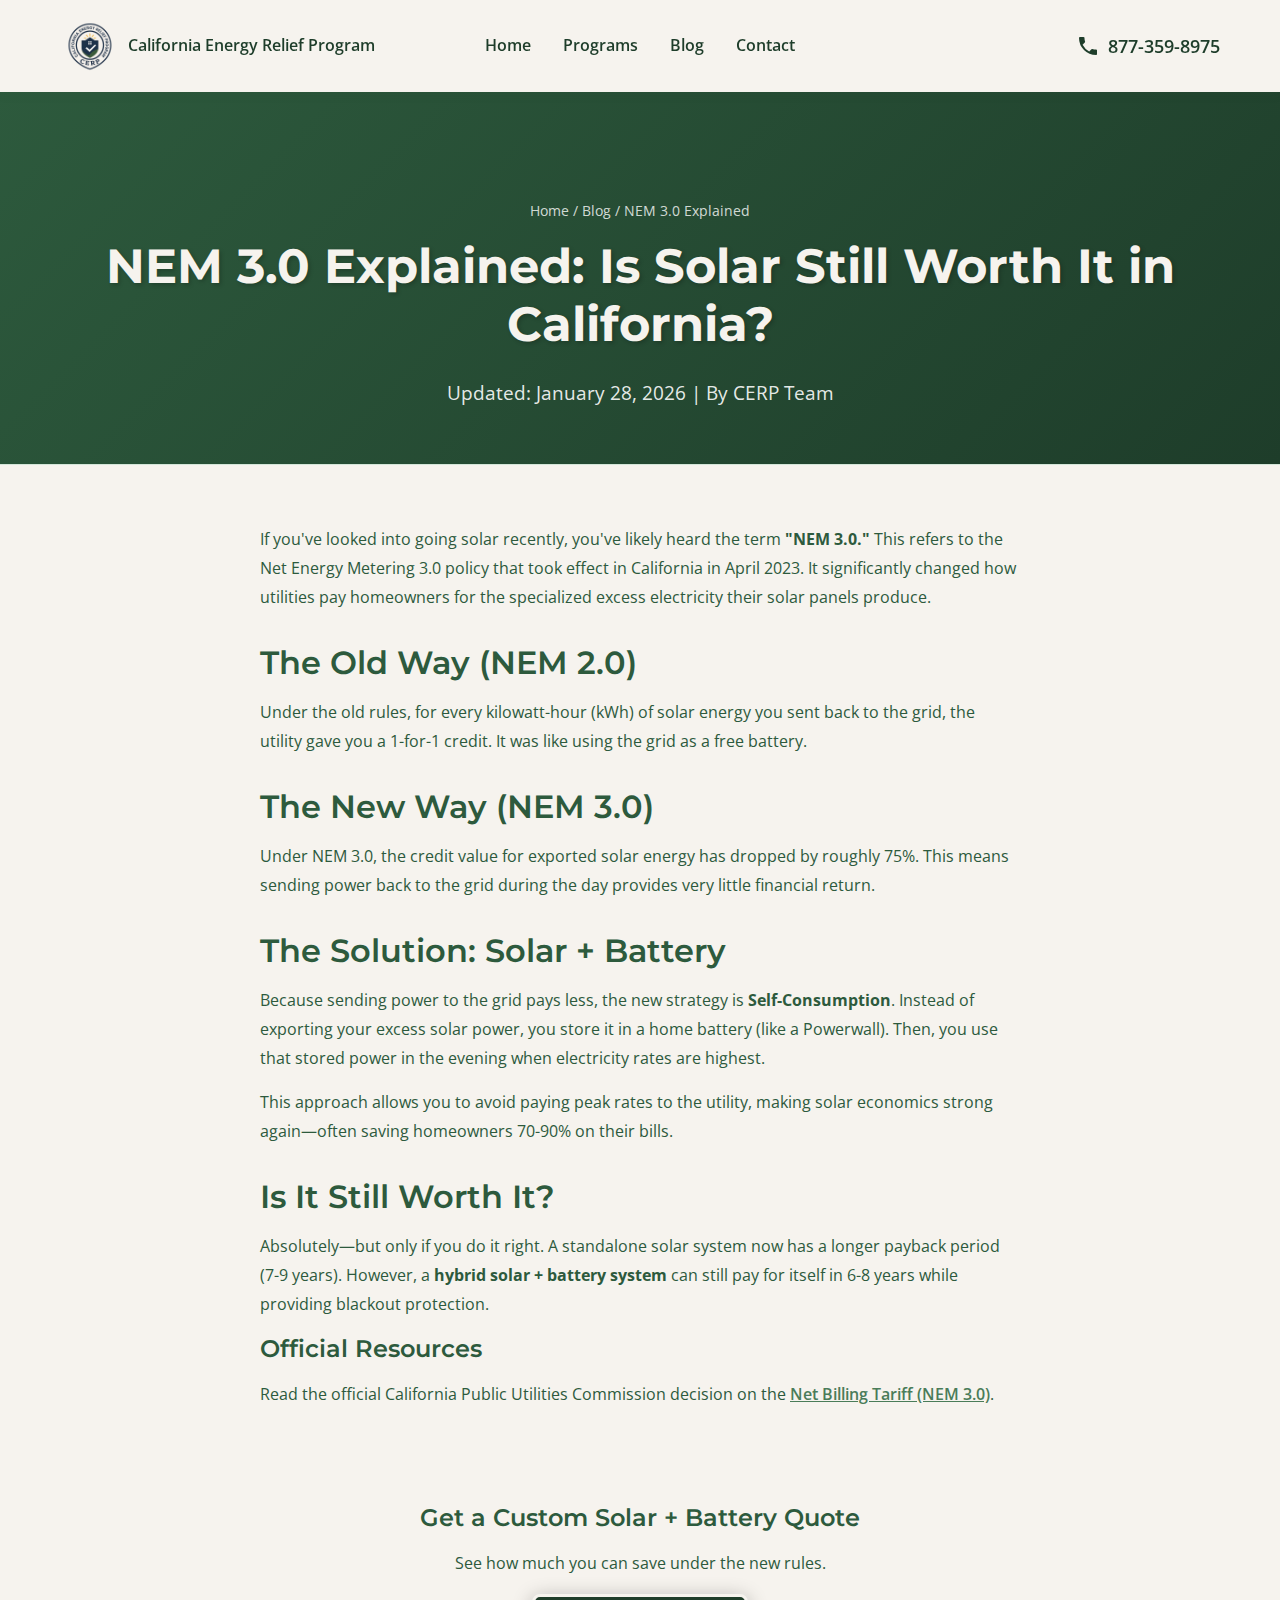
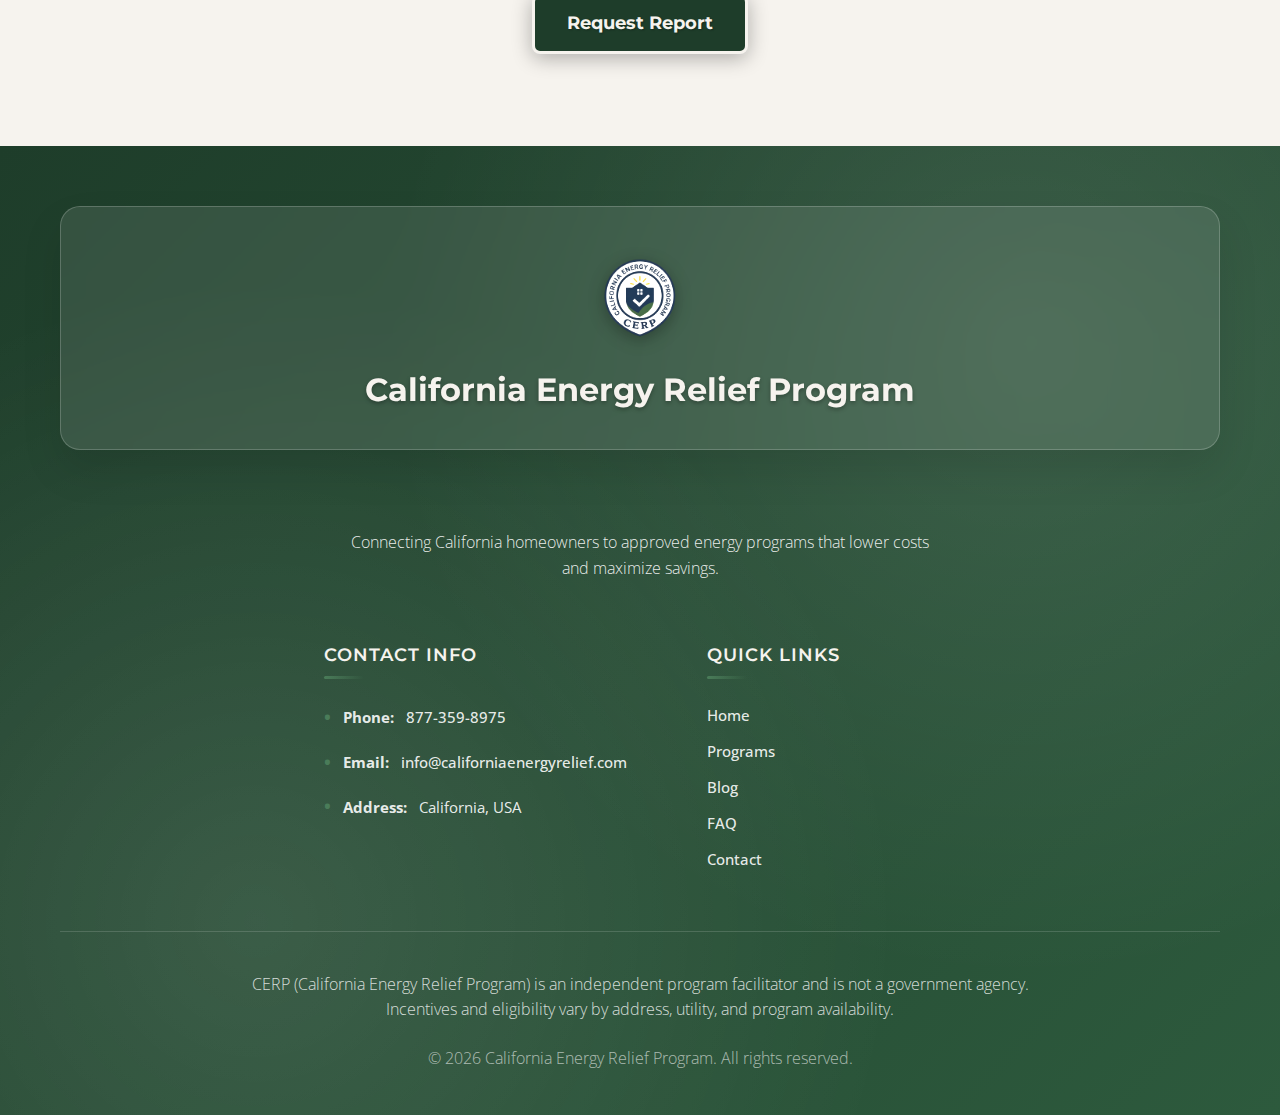
<file: blog/nem-3-explained.html>
<!DOCTYPE html>
<html lang="en">

<head>
    <meta charset="UTF-8">
    <meta name="viewport" content="width=device-width, initial-scale=1.0">
    <title>NEM 3.0 Explained: Is Solar Still Worth It? | CERP Blog</title>
    <meta name="description"
        content="Understand California's NEM 3.0 solar billing rules. Learn why battery storage is now essential for maximizing solar savings in 2026.">

    <!-- Favicon -->
    <link rel="icon" type="image/png" href="../assets/cerp-logo.png">

    <!-- Deferred Script -->
    <script src="../script.js" defer></script>

    <!-- Resource Hints -->
    <link rel="preload" href="../assets/cerp-logo.png" as="image" type="image/png">
    <link rel="preload" href="../styles.css" as="style">
    <link rel="preload"
        href="https://fonts.googleapis.com/css2?family=Montserrat:wght@400;500;600;700&family=Open+Sans:wght@300;400;500;600&display=swap"
        as="style">

    <!-- Google Fonts -->
    <link rel="preconnect" href="https://fonts.googleapis.com">
    <link rel="preconnect" href="https://fonts.gstatic.com" crossorigin>
    <link
        href="https://fonts.googleapis.com/css2?family=Montserrat:wght@400;500;600;700&family=Open+Sans:wght@300;400;500;600&display=swap"
        rel="stylesheet">

    <!-- Material Design Icons -->
    <link href="https://fonts.googleapis.com/icon?family=Material+Icons" rel="stylesheet">

    <!-- CSS -->
    <link rel="stylesheet" href="../styles.css">

</head>

<body>
    <!-- Header -->
    <header class="header">
        <div class="container">
            <div class="header-content">
                <div class="logo">
                    <img src="../assets/cerp-logo.png" alt="CERP Logo" class="logo-img">
                    <span class="logo-text">
                        <span class="logo-text-full">California Energy Relief Program</span>
                        <span class="logo-text-short">CERP</span>
                    </span>
                </div>
                <nav class="nav">
                    <ul class="nav-list">
                        <li><a href="../index.html" class="nav-link">Home</a></li>
                        <li><a href="../programs.html" class="nav-link">Programs</a></li>
                        <li><a href="../blog.html" class="nav-link">Blog</a></li>
                        <li><a href="../contact.html" class="nav-link">Contact</a></li>
                    </ul>
                </nav>
                <div class="header-contact">
                    <a href="tel:+1-877-359-8975" class="phone-link">
                        <span class="material-icons">phone</span>
                        877-359-8975
                    </a>
                </div>
                <button class="mobile-menu-toggle">
                    <span></span>
                    <span></span>
                    <span></span>
                </button>
            </div>
        </div>
    </header>

    <article>
        <section class="article-hero">
            <div class="container">
                <div class="breadcrumb">
                    <a href="../index.html">Home</a> / <a href="../blog.html">Blog</a> / NEM 3.0 Explained
                </div>
                <h1 class="section-title">NEM 3.0 Explained: Is Solar Still Worth It in
                    California?</h1>
                <p class="section-subtitle">Updated: January 28, 2026 | By
                    CERP Team</p>
            </div>
        </section>

        <div class="article-body">
            <p>If you've looked into going solar recently, you've likely heard the term <strong>"NEM 3.0."</strong> This
                refers to the Net Energy Metering 3.0 policy that took effect in California in April 2023. It
                significantly changed how utilities pay homeowners for the specialized excess electricity their solar
                panels produce.</p>

            <h2>The Old Way (NEM 2.0)</h2>
            <p>Under the old rules, for every kilowatt-hour (kWh) of solar energy you sent back to the grid, the utility
                gave you a 1-for-1 credit. It was like using the grid as a free battery.</p>

            <h2>The New Way (NEM 3.0)</h2>
            <p>Under NEM 3.0, the credit value for exported solar energy has dropped by roughly 75%. This means sending
                power back to the grid during the day provides very little financial return.</p>

            <h2>The Solution: Solar + Battery</h2>
            <p>Because sending power to the grid pays less, the new strategy is <strong>Self-Consumption</strong>.
                Instead of exporting your excess solar power, you store it in a home battery (like a Powerwall). Then,
                you use that stored power in the evening when electricity rates are highest.</p>
            <p>This approach allows you to avoid paying peak rates to the utility, making solar economics strong
                again—often saving homeowners 70-90% on their bills.</p>

            <h2>Is It Still Worth It?</h2>
            <p>Absolutely—but only if you do it right. A standalone solar system now has a longer payback period (7-9
                years). However, a <strong>hybrid solar + battery system</strong> can still pay for itself in 6-8 years
                while providing blackout protection.</p>


            <h3>Official Resources</h3>
            <p>Read the official California Public Utilities Commission decision on the <a
                    href="https://www.cpuc.ca.gov/industries-and-topics/electrical-energy/demand-side-management/net-energy-metering"
                    target="_blank" rel="noopener noreferrer" style="color: var(--accent-gold); font-weight: 600;">Net
                    Billing Tariff (NEM 3.0)</a>.</p>

            <div style="margin-top: 4rem; text-align: center; background: #f6f3ee; padding: 2rem; border-radius: 10px;">
                <h3>Get a Custom Solar + Battery Quote</h3>
                <p>See how much you can save under the new rules.</p>
                <a href="../contact.html" class="btn btn-primary">Request Report</a>
            </div>
        </div>
    </article>

    <!-- Footer (Simplified) -->
    <footer class="footer">
        <div class="container">
            <div class="footer-content">
                <div class="footer-logo">
                    <img src="../assets/cerp-logo.png" alt="CERP Logo" class="footer-logo-img" loading="lazy">
                    <span class="footer-logo-text">California Energy Relief Program</span>
                </div>
                <p class="footer-description">Connecting California homeowners to approved energy programs that lower
                    costs and maximize savings.</p>

                <div class="footer-sections-container">
                    <div class="footer-section">
                        <h4 class="footer-title">Contact Info</h4>
                        <div class="footer-contact">
                            <p><strong>Phone:</strong> <a href="tel:+1-877-359-8975">877-359-8975</a></p>
                            <p><strong>Email:</strong> <a
                                    href="mailto:info@californiaenergyrelief.com">info@californiaenergyrelief.com</a>
                            </p>
                            <p><strong>Address:</strong> California, USA</p>
                        </div>
                    </div>
                    <div class="footer-section">
                        <h4 class="footer-title">Quick Links</h4>
                        <div class="footer-links">
                            <p><a href="../index.html">Home</a></p>
                            <p><a href="../programs.html">Programs</a></p>
                            <p><a href="../blog.html">Blog</a></p>
                            <p><a href="../faq.html">FAQ</a></p>
                            <p><a href="../contact.html">Contact</a></p>
                        </div>
                    </div>
                </div>
            </div>
            <div class="footer-bottom">
                <div class="compliance-text">
                    <p>CERP (California Energy Relief Program) is an independent program facilitator and is not a
                        government agency. Incentives and eligibility vary by address, utility, and program
                        availability.</p>
                </div>
                <div class="footer-legal">
                    <p>&copy; 2026 California Energy Relief Program. All rights reserved.</p>
                </div>
            </div>
        </div>
    </footer>

    <!-- Floating Phone Button (Mobile Only) -->
    <a href="tel:+1-877-359-8975" class="floating-phone-btn" aria-label="Call Us">
        <span class="material-icons">phone</span>
    </a>
</body>

</html>
</file>
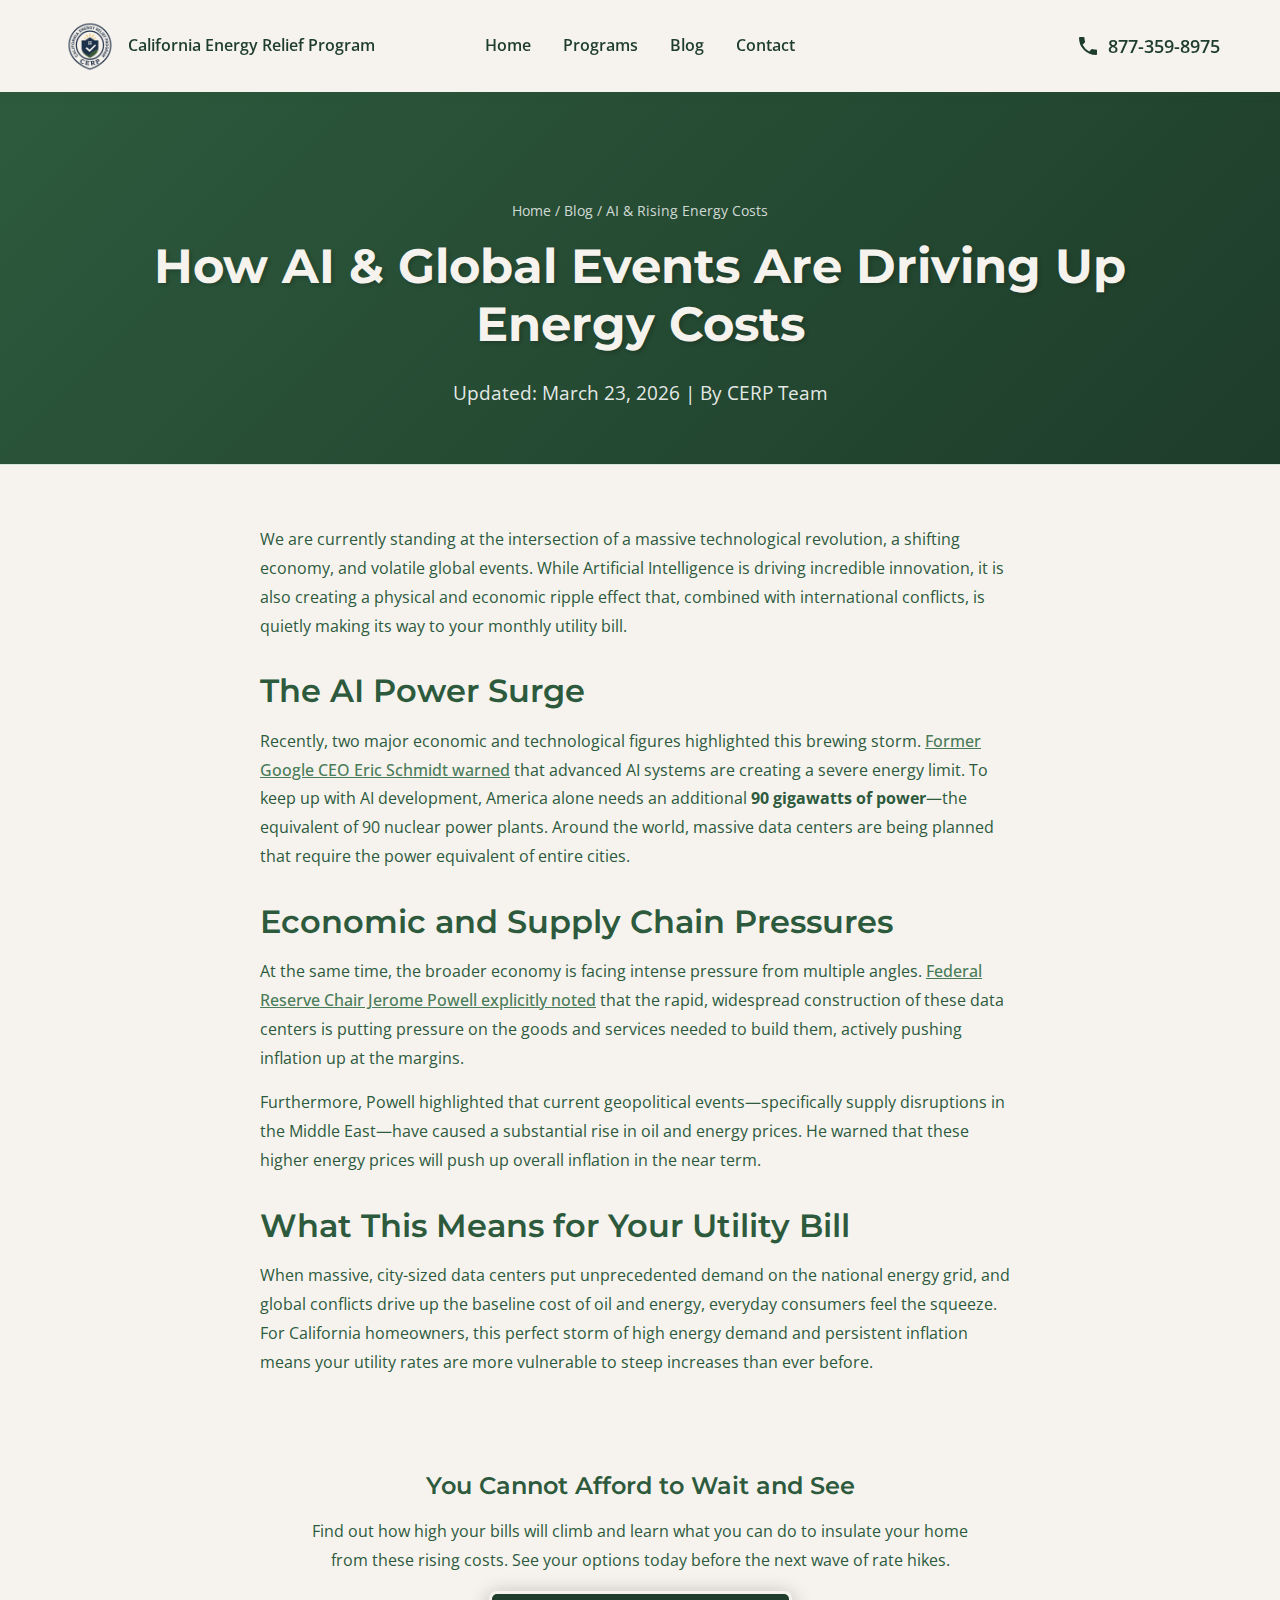
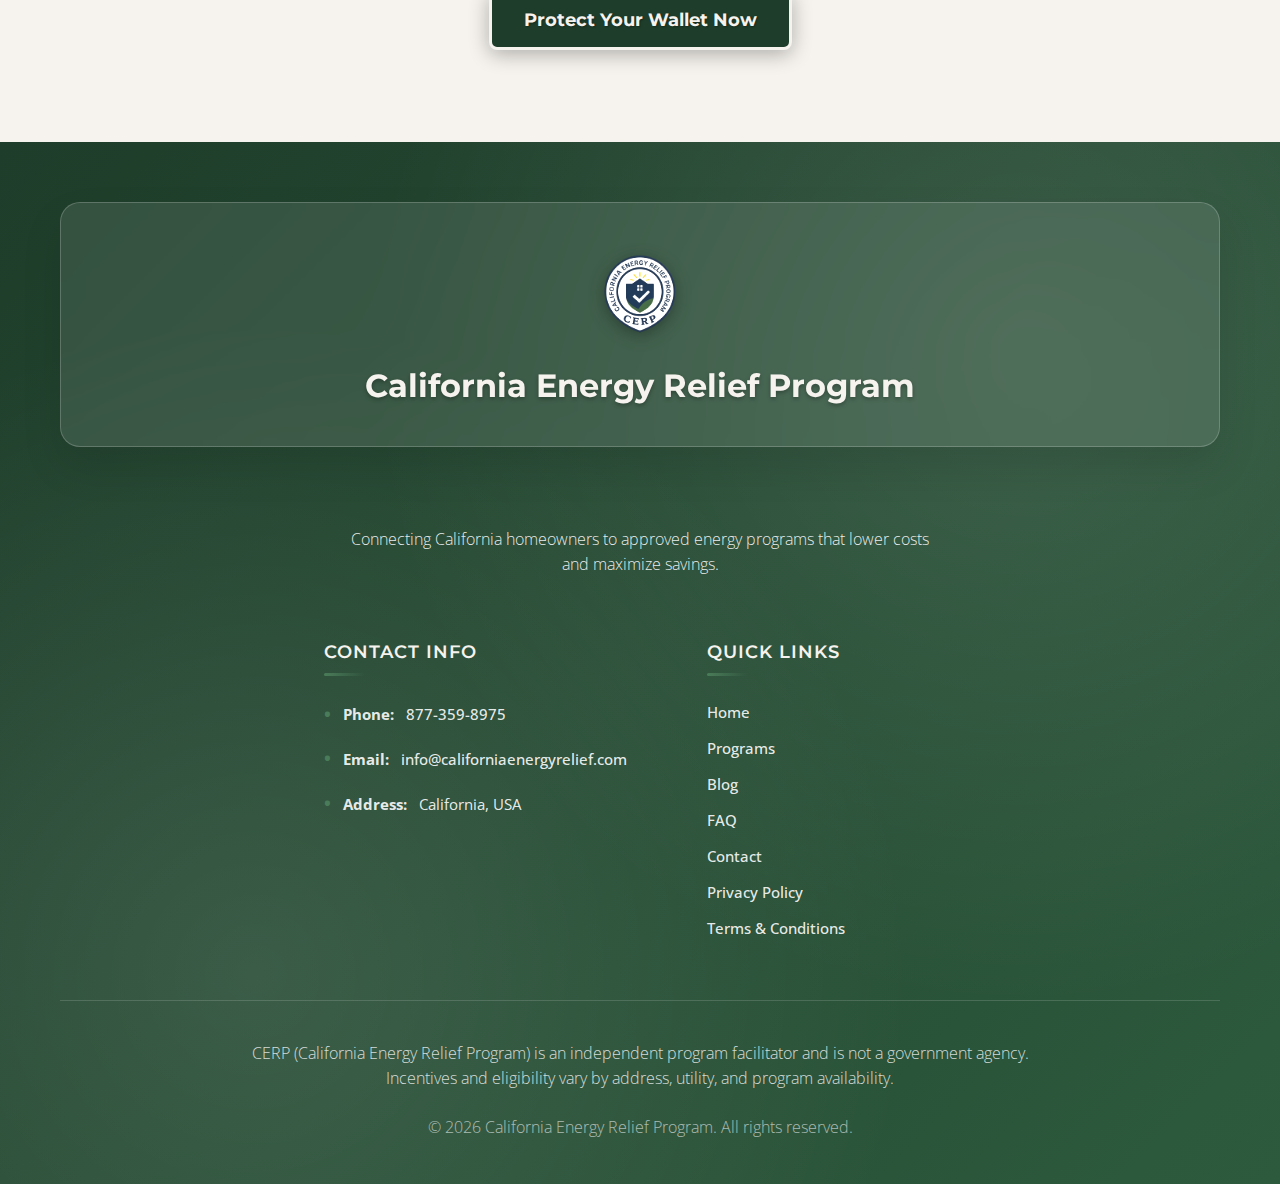
<file: blog/the-perfect-energy-storm.html>
<!DOCTYPE html>
<html lang="en">

<head>
    <meta charset="UTF-8">
    <meta name="viewport" content="width=device-width, initial-scale=1.0">
    <title>How AI & Global Events Are Driving Up Energy Costs | CERP</title>
    <link rel="canonical" href="https://californiaenergyrelief.com/blog/the-perfect-energy-storm.html" />
    <meta name="description"
        content="Discover how AI and global events are causing energy costs to rise and learn how to protect your wallet from these rising utility bills.">

    <!-- Favicon -->
    <link rel="icon" type="image/png" href="../assets/favicon.png">

    <!-- Deferred Script -->
    <script src="../script.js" defer></script>

    <!-- Resource Hints -->
    <link rel="preload" href="../assets/cerp-logo.png" as="image" type="image/png">
    <link rel="preload" href="../styles.css" as="style">
    <link rel="preload"
        href="https://fonts.googleapis.com/css2?family=Montserrat:wght@400;500;600;700&family=Open+Sans:wght@300;400;500;600&display=swap"
        as="style">

    <!-- Google Fonts -->
    <link rel="preconnect" href="https://fonts.googleapis.com">
    <link rel="preconnect" href="https://fonts.gstatic.com" crossorigin>
    <link
        href="https://fonts.googleapis.com/css2?family=Montserrat:wght@400;500;600;700&family=Open+Sans:wght@300;400;500;600&display=swap"
        rel="stylesheet">

    <!-- Material Design Icons -->
    <link href="https://fonts.googleapis.com/icon?family=Material+Icons" rel="stylesheet">

    <!-- CSS -->
    <link rel="stylesheet" href="../styles.css">


    <!-- Open Graph / Facebook -->
    <meta property="og:type" content="article">
    <meta property="og:url" content="https://californiaenergyrelief.com/blog/the-perfect-energy-storm.html">
    <meta property="og:title" content="How AI & Global Events Are Driving Up Energy Costs | CERP">
    <meta property="og:description" content="Discover how AI and global events are causing energy costs to rise and learn how to protect your wallet from these rising utility bills.">
    <meta property="og:image" content="https://californiaenergyrelief.com/assets/hero-image.jpeg">

    <!-- Twitter -->
    <meta property="twitter:card" content="summary_large_image">
    <meta property="twitter:url" content="https://californiaenergyrelief.com/blog/the-perfect-energy-storm.html">
    <meta property="twitter:title" content="How AI & Global Events Are Driving Up Energy Costs | CERP">
    <meta property="twitter:description" content="Discover how AI and global events are causing energy costs to rise and learn how to protect your wallet from these rising utility bills.">
    <meta property="twitter:image" content="https://californiaenergyrelief.com/assets/hero-image.jpeg">
</head>

<body>
    <!-- Header -->
    <header class="header">
        <div class="container">
            <div class="header-content">
                <div class="logo">
                    <img src="../assets/cerp-logo.png" alt="CERP Logo" class="logo-img">
                    <span class="logo-text">
                        <span class="logo-text-full">California Energy Relief Program</span>
                        <span class="logo-text-short">CERP</span>
                    </span>
                </div>
                <nav class="nav">
                     <ul class="nav-list">
                        <li><a href="../index.html" class="nav-link">Home</a></li>
                        <li><a href="../programs.html" class="nav-link">Programs</a></li>
                        <li><a href="../blog.html" class="nav-link">Blog</a></li>
                        <li><a href="../contact.html" class="nav-link">Contact</a></li>
                    </ul>
                </nav>
                <div class="header-contact">
                    <a href="tel:+1-877-359-8975" class="phone-link">
                        <span class="material-icons">phone</span>
                        877-359-8975
                    </a>
                </div>
                <button class="mobile-menu-toggle">
                    <span></span>
                    <span></span>
                    <span></span>
                </button>
            </div>
        </div>
    </header>

    <article>
        <section class="article-hero">
            <div class="container">
                <div class="breadcrumb">
                    <a href="../index.html">Home</a> / <a href="../blog.html">Blog</a> / AI & Rising Energy Costs
                </div>
                <h1 class="section-title">How AI & Global Events Are Driving Up Energy Costs</h1>
                <p class="section-subtitle">Updated: March 23, 2026 | By CERP Team</p>
            </div>
        </section>

        <div class="article-body">
            <p>We are currently standing at the intersection of a massive technological revolution, a shifting economy, and volatile global events. While Artificial Intelligence is driving incredible innovation, it is also creating a physical and economic ripple effect that, combined with international conflicts, is quietly making its way to your monthly utility bill.</p>

            <h2>The AI Power Surge</h2>
            <p>Recently, two major economic and technological figures highlighted this brewing storm. <a href="https://www.youtube.com/watch?v=id4YRO7G0wE" target="_blank" rel="noopener noreferrer" style="color: var(--accent-gold); font-weight: 500; text-decoration: underline;">Former Google CEO Eric Schmidt warned</a> that advanced AI systems are creating a severe energy limit. To keep up with AI development, America alone needs an additional <strong>90 gigawatts of power</strong>—the equivalent of 90 nuclear power plants. Around the world, massive data centers are being planned that require the power equivalent of entire cities.</p>

            <h2>Economic and Supply Chain Pressures</h2>
            <p>At the same time, the broader economy is facing intense pressure from multiple angles. <a href="https://www.youtube.com/watch?v=GHkkYKb4rco" target="_blank" rel="noopener noreferrer" style="color: var(--accent-gold); font-weight: 500; text-decoration: underline;">Federal Reserve Chair Jerome Powell explicitly noted</a> that the rapid, widespread construction of these data centers is putting pressure on the goods and services needed to build them, actively pushing inflation up at the margins.</p>
            
            <p>Furthermore, Powell highlighted that current geopolitical events—specifically supply disruptions in the Middle East—have caused a substantial rise in oil and energy prices. He warned that these higher energy prices will push up overall inflation in the near term.</p>

            <h2>What This Means for Your Utility Bill</h2>
            <p>When massive, city-sized data centers put unprecedented demand on the national energy grid, and global conflicts drive up the baseline cost of oil and energy, everyday consumers feel the squeeze. For California homeowners, this perfect storm of high energy demand and persistent inflation means your utility rates are more vulnerable to steep increases than ever before.</p>

            <div style="margin-top: 4rem; text-align: center; background: #f6f3ee; padding: 2rem; border-radius: 10px;">
                <h3>You Cannot Afford to Wait and See</h3>
                <p>Find out how high your bills will climb and learn what you can do to insulate your home from these rising costs. See your options today before the next wave of rate hikes.</p>
                <a href="../contact.html" class="btn btn-primary">Protect Your Wallet Now</a>
            </div>
        </div>
    </article>

    <!-- Footer -->
    <footer class="footer">
        <div class="container">
            <div class="footer-content">
                <div class="footer-logo">
                    <img src="../assets/cerp-logo.png" alt="CERP Logo" class="footer-logo-img" loading="lazy">
                    <span class="footer-logo-text">California Energy Relief Program</span>
                </div>
                <p class="footer-description">Connecting California homeowners to approved energy programs that lower
                    costs and maximize savings.</p>

                <div class="footer-sections-container">
                    <div class="footer-section">
                        <h4 class="footer-title">Contact Info</h4>
                        <div class="footer-contact">
                            <p><strong>Phone:</strong> <a href="tel:+1-877-359-8975">877-359-8975</a></p>
                            <p><strong>Email:</strong> <a
                                    href="mailto:info@californiaenergyrelief.com">info@californiaenergyrelief.com</a>
                            </p>
                            <p><strong>Address:</strong> California, USA</p>
                        </div>
                    </div>
                    <div class="footer-section">
                        <h4 class="footer-title">Quick Links</h4>
                        <div class="footer-links">
                            <p><a href="../index.html">Home</a></p>
                            <p><a href="../programs.html">Programs</a></p>
                            <p><a href="../blog.html">Blog</a></p>
                            <p><a href="../faq.html">FAQ</a></p>
                            <p><a href="../contact.html">Contact</a></p>
                            <p><a href="../privacy.html">Privacy Policy</a></p>
                            <p><a href="../terms.html">Terms & Conditions</a></p>
                        </div>
                    </div>
                </div>
            </div>
            <div class="footer-bottom">
                <div class="compliance-text">
                    <p>CERP (California Energy Relief Program) is an independent program facilitator and is not a
                        government agency. Incentives and eligibility vary by address, utility, and program
                        availability.</p>
                </div>
                <div class="footer-legal">
                    <p>&copy; 2026 California Energy Relief Program. All rights reserved.</p>
                </div>
            </div>
        </div>
    </footer>

    <!-- Floating Phone Button (Mobile Only) -->
    <a href="tel:+1-877-359-8975" class="floating-phone-btn" aria-label="Call Us">
        <span class="material-icons">phone</span>
    </a>
</body>

</html>
</file>
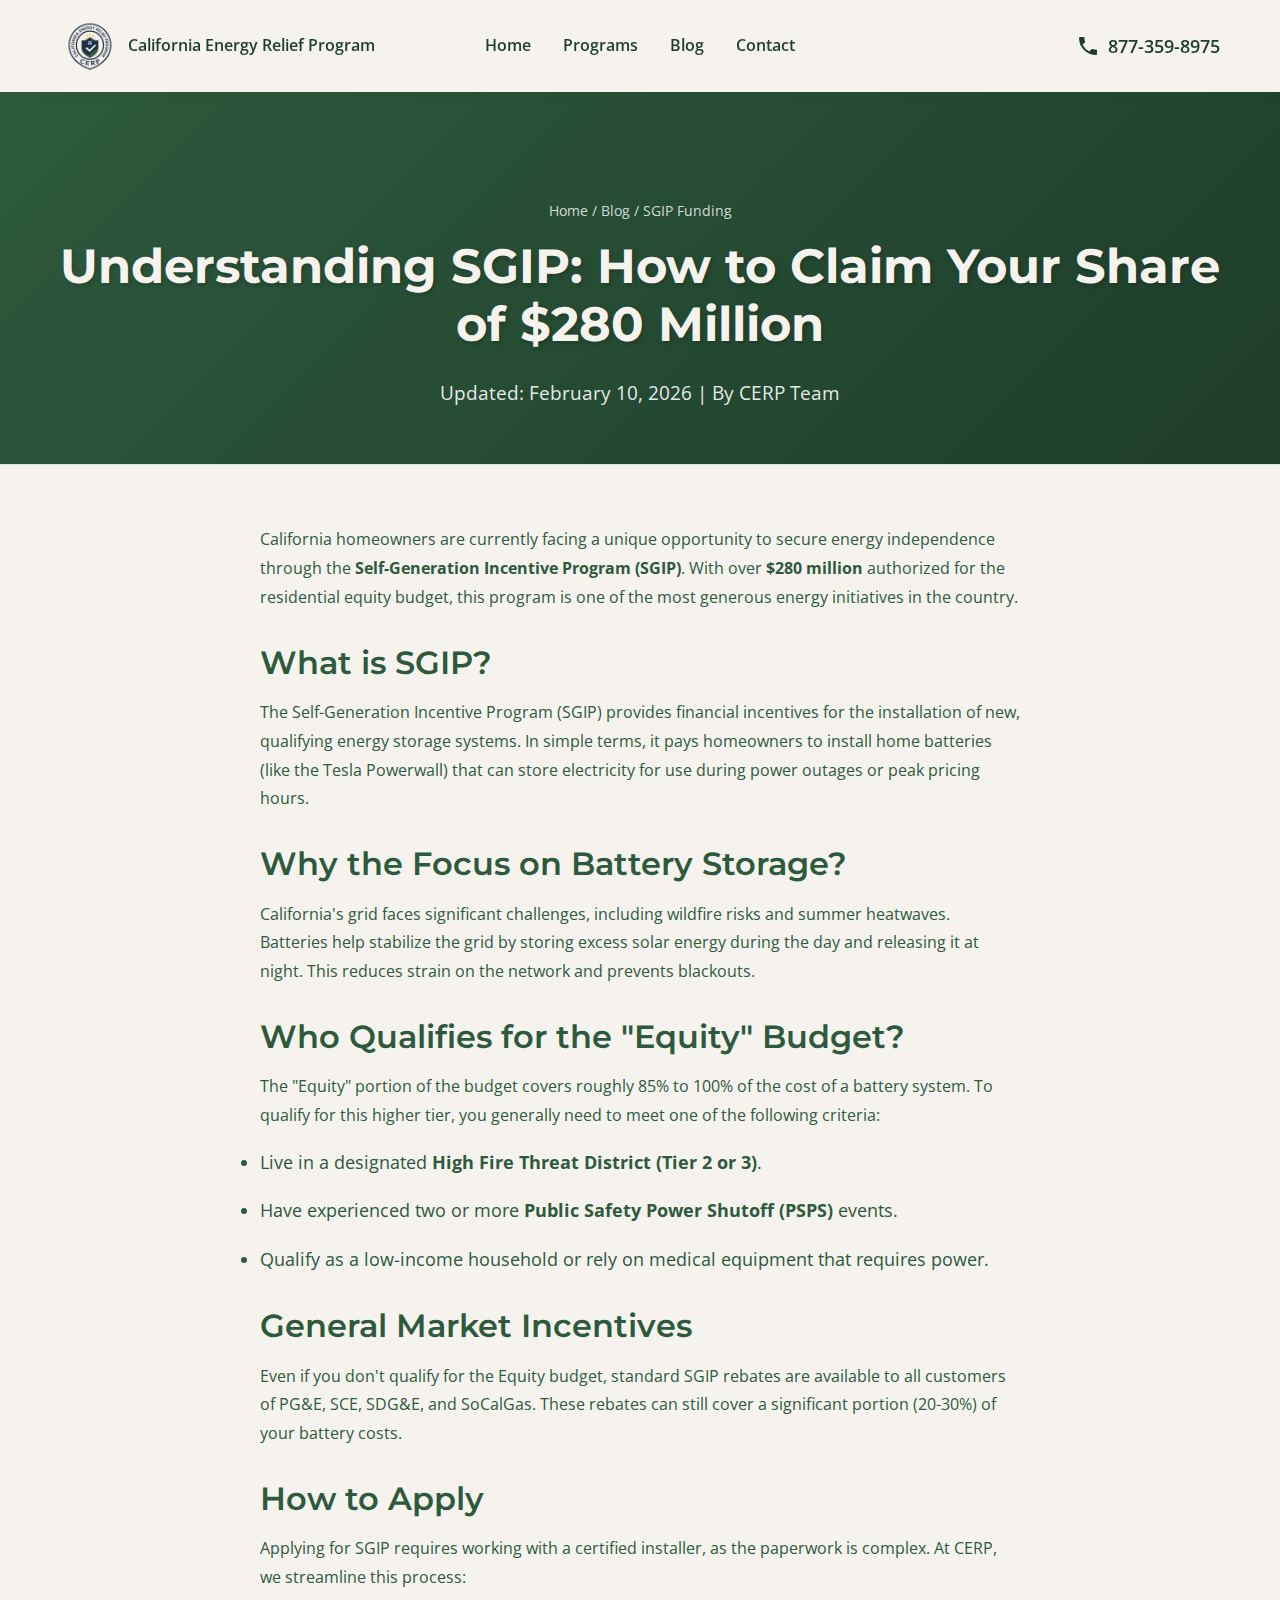
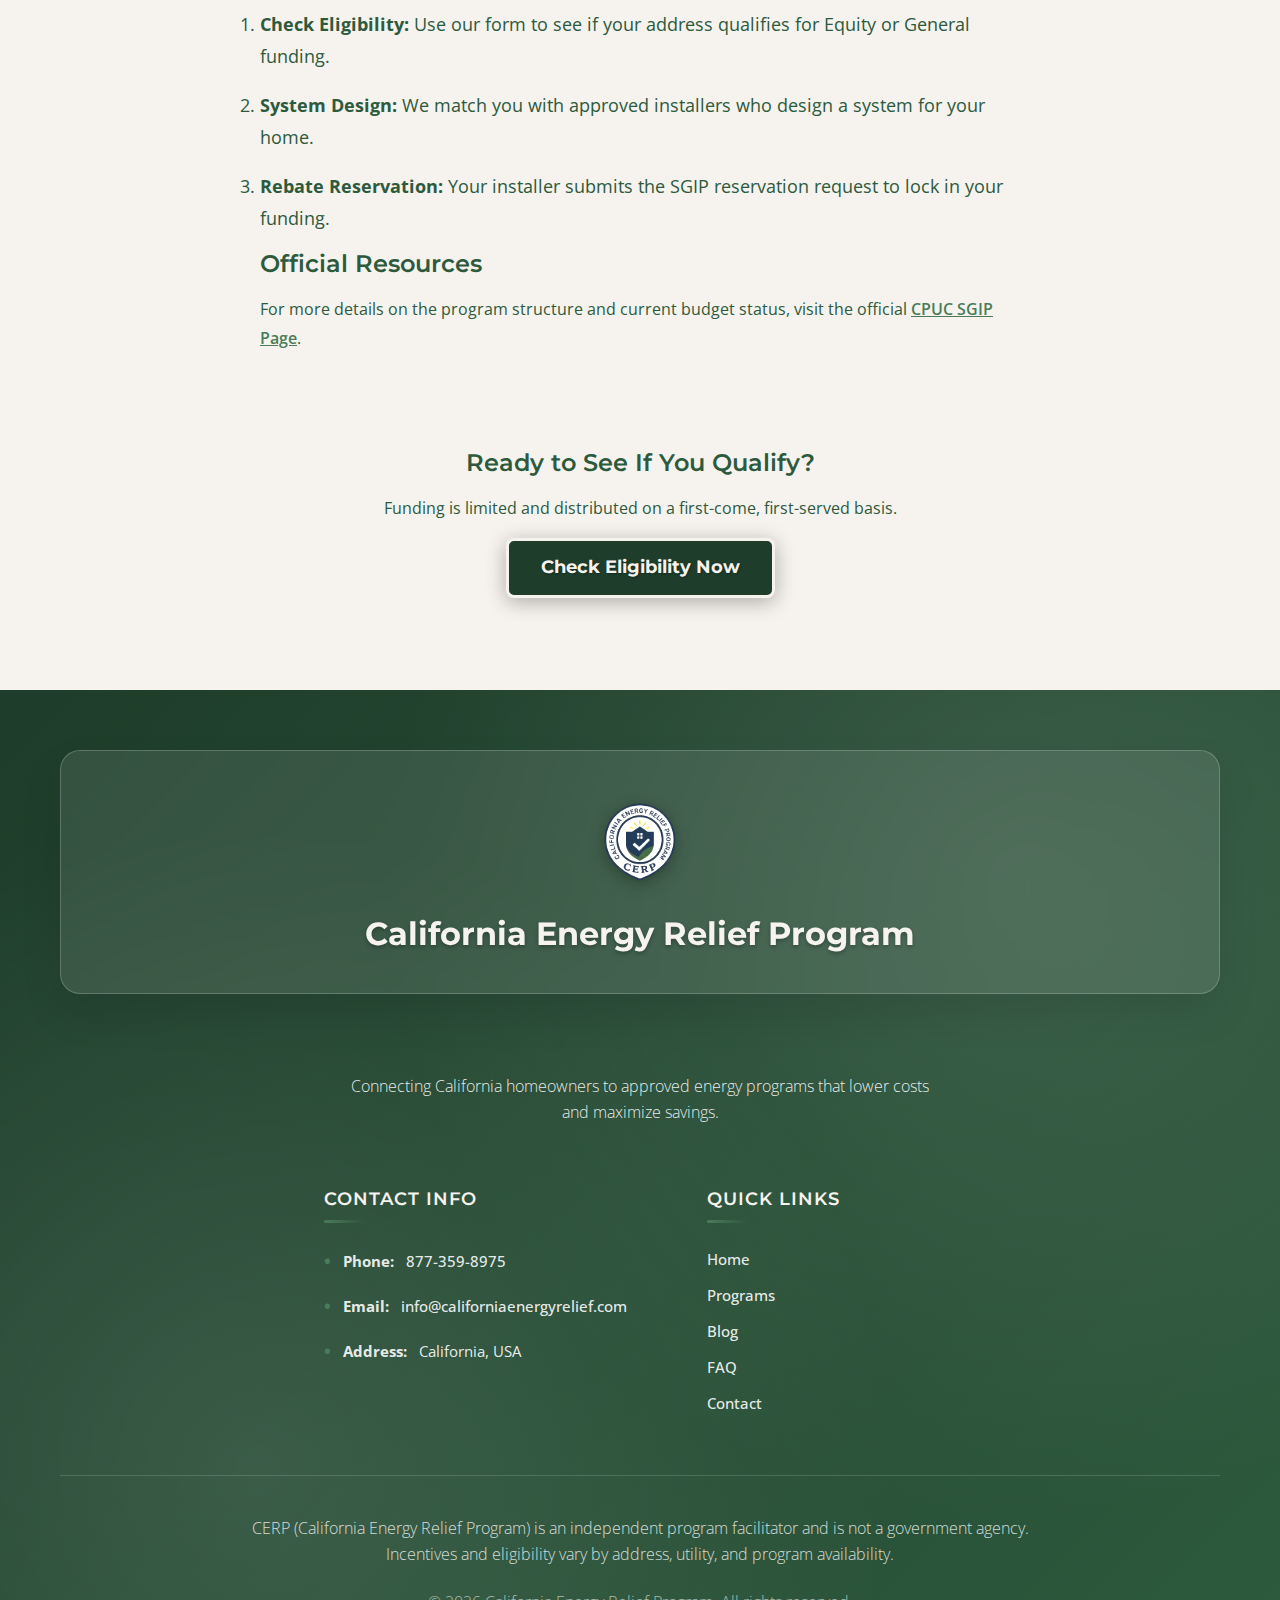
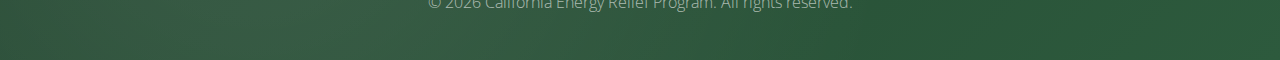
<file: blog/understanding-sgip.html>
<!DOCTYPE html>
<html lang="en">

<head>
    <meta charset="UTF-8">
    <meta name="viewport" content="width=device-width, initial-scale=1.0">
    <title>Understanding SGIP: $280 Million Funding | CERP Blog</title>
    <meta name="description"
        content="Learn about the Self-Generation Incentive Program (SGIP) in California. Discover how to access $280 million in funding for home battery storage systems.">

    <!-- Favicon -->
    <link rel="icon" type="image/png" href="../assets/cerp-logo.png">

    <!-- Deferred Script -->
    <script src="../script.js" defer></script>

    <!-- Resource Hints -->
    <link rel="preload" href="../assets/cerp-logo.png" as="image" type="image/png">
    <link rel="preload" href="../styles.css" as="style">
    <link rel="preload"
        href="https://fonts.googleapis.com/css2?family=Montserrat:wght@400;500;600;700&family=Open+Sans:wght@300;400;500;600&display=swap"
        as="style">

    <!-- Google Fonts -->
    <link rel="preconnect" href="https://fonts.googleapis.com">
    <link rel="preconnect" href="https://fonts.gstatic.com" crossorigin>
    <link
        href="https://fonts.googleapis.com/css2?family=Montserrat:wght@400;500;600;700&family=Open+Sans:wght@300;400;500;600&display=swap"
        rel="stylesheet">

    <!-- Material Design Icons -->
    <link href="https://fonts.googleapis.com/icon?family=Material+Icons" rel="stylesheet">

    <!-- CSS -->
    <link rel="stylesheet" href="../styles.css">

</head>

<body>
    <!-- Header -->
    <header class="header">
        <div class="container">
            <div class="header-content">
                <div class="logo">
                    <img src="../assets/cerp-logo.png" alt="CERP Logo" class="logo-img">
                    <span class="logo-text">
                        <span class="logo-text-full">California Energy Relief Program</span>
                        <span class="logo-text-short">CERP</span>
                    </span>
                </div>
                <nav class="nav">
                    <ul class="nav-list">
                        <li><a href="../index.html" class="nav-link">Home</a></li>
                        <li><a href="../programs.html" class="nav-link">Programs</a></li>
                        <li><a href="../blog.html" class="nav-link">Blog</a></li>
                        <li><a href="../contact.html" class="nav-link">Contact</a></li>
                    </ul>
                </nav>
                <div class="header-contact">
                    <a href="tel:+1-877-359-8975" class="phone-link">
                        <span class="material-icons">phone</span>
                        877-359-8975
                    </a>
                </div>
                <button class="mobile-menu-toggle">
                    <span></span>
                    <span></span>
                    <span></span>
                </button>
            </div>
        </div>
    </header>

    <article>
        <section class="article-hero">
            <div class="container">
                <div class="breadcrumb">
                    <a href="../index.html">Home</a> / <a href="../blog.html">Blog</a> / SGIP Funding
                </div>
                <h1 class="section-title">Understanding SGIP: How to Claim Your Share of $280
                    Million</h1>
                <p class="section-subtitle">Updated: February 10, 2026 | By
                    CERP Team</p>
            </div>
        </section>

        <div class="article-body">
            <p>California homeowners are currently facing a unique opportunity to secure energy independence through the
                <strong>Self-Generation Incentive Program (SGIP)</strong>. With over <strong>$280 million</strong>
                authorized for the residential equity budget, this program is one of the most generous energy
                initiatives in the country.
            </p>

            <h2>What is SGIP?</h2>
            <p>The Self-Generation Incentive Program (SGIP) provides financial incentives for the installation of new,
                qualifying energy storage systems. In simple terms, it pays homeowners to install home batteries (like
                the Tesla Powerwall) that can store electricity for use during power outages or peak pricing hours.</p>

            <h2>Why the Focus on Battery Storage?</h2>
            <p>California's grid faces significant challenges, including wildfire risks and summer heatwaves. Batteries
                help stabilize the grid by storing excess solar energy during the day and releasing it at night. This
                reduces strain on the network and prevents blackouts.</p>

            <h2>Who Qualifies for the "Equity" Budget?</h2>
            <p>The "Equity" portion of the budget covers roughly 85% to 100% of the cost of a battery system. To qualify
                for this higher tier, you generally need to meet one of the following criteria:</p>
            <ul>
                <li>Live in a designated <strong>High Fire Threat District (Tier 2 or 3)</strong>.</li>
                <li>Have experienced two or more <strong>Public Safety Power Shutoff (PSPS)</strong> events.</li>
                <li>Qualify as a low-income household or rely on medical equipment that requires power.</li>
            </ul>

            <h2>General Market Incentives</h2>
            <p>Even if you don't qualify for the Equity budget, standard SGIP rebates are available to all customers of
                PG&E, SCE, SDG&E, and SoCalGas. These rebates can still cover a significant portion (20-30%) of your
                battery costs.</p>

            <h2>How to Apply</h2>
            <p>Applying for SGIP requires working with a certified installer, as the paperwork is complex. At CERP, we
                streamline this process:</p>
            <ol>
                <li><strong>Check Eligibility:</strong> Use our form to see if your address qualifies for Equity or
                    General funding.</li>
                <li><strong>System Design:</strong> We match you with approved installers who design a system for your
                    home.</li>
                <li><strong>Rebate Reservation:</strong> Your installer submits the SGIP reservation request to lock in
                    your funding.</li>
            </ol>


            <h3>Official Resources</h3>
            <p>For more details on the program structure and current budget status, visit the official <a
                    href="https://www.cpuc.ca.gov/industries-and-topics/electrical-energy/demand-side-management/self-generation-incentive-program"
                    target="_blank" rel="noopener noreferrer" style="color: var(--accent-gold); font-weight: 600;">CPUC
                    SGIP Page</a>.</p>

            <div style="margin-top: 4rem; text-align: center; background: #f6f3ee; padding: 2rem; border-radius: 10px;">
                <h3>Ready to See If You Qualify?</h3>
                <p>Funding is limited and distributed on a first-come, first-served basis.</p>
                <a href="../contact.html" class="btn btn-primary">Check Eligibility Now</a>
            </div>
        </div>
    </article>

    <!-- Footer -->
    <footer class="footer">
        <div class="container">
            <div class="footer-content">
                <div class="footer-logo">
                    <img src="../assets/cerp-logo.png" alt="CERP Logo" class="footer-logo-img" loading="lazy">
                    <span class="footer-logo-text">California Energy Relief Program</span>
                </div>
                <p class="footer-description">Connecting California homeowners to approved energy programs that lower
                    costs and maximize savings.</p>

                <div class="footer-sections-container">
                    <div class="footer-section">
                        <h4 class="footer-title">Contact Info</h4>
                        <div class="footer-contact">
                            <p><strong>Phone:</strong> <a href="tel:+1-877-359-8975">877-359-8975</a></p>
                            <p><strong>Email:</strong> <a
                                    href="mailto:info@californiaenergyrelief.com">info@californiaenergyrelief.com</a>
                            </p>
                            <p><strong>Address:</strong> California, USA</p>
                        </div>
                    </div>
                    <div class="footer-section">
                        <h4 class="footer-title">Quick Links</h4>
                        <div class="footer-links">
                            <p><a href="../index.html">Home</a></p>
                            <p><a href="../programs.html">Programs</a></p>
                            <p><a href="../blog.html">Blog</a></p>
                            <p><a href="../faq.html">FAQ</a></p>
                            <p><a href="../contact.html">Contact</a></p>
                        </div>
                    </div>
                </div>
            </div>
            <div class="footer-bottom">
                <div class="compliance-text">
                    <p>CERP (California Energy Relief Program) is an independent program facilitator and is not a
                        government agency. Incentives and eligibility vary by address, utility, and program
                        availability.</p>
                </div>
                <div class="footer-legal">
                    <p>&copy; 2026 California Energy Relief Program. All rights reserved.</p>
                </div>
            </div>
        </div>
    </footer>

    <!-- Floating Phone Button (Mobile Only) -->
    <a href="tel:+1-877-359-8975" class="floating-phone-btn" aria-label="Call Us">
        <span class="material-icons">phone</span>
    </a>
</body>

</html>
</file>
<file: styles.css>
/* Reset and Base Styles */
* {
    margin: 0;
    padding: 0;
    box-sizing: border-box;
}

html,
body {
    scroll-behavior: smooth;
    overflow-x: hidden;
    width: 100%;
}

:root {
    /* Brand Colors - Updated to match image color scheme */
    --primary-navy: #2d5a3d;
    /* Rich dark green */
    --accent-gold: #4a7c59;
    /* Medium green for accents */
    --background-white: #f6f3ee;
    /* Light warm off-white/cream */
    --callout-green: #1e3d2a;
    /* Darker green for callouts */
    --text-dark: #2d5a3d;
    /* Dark green for main text */
    --text-light: #4a7c59;
    /* Medium green for secondary text */
    --border-light: #d4e6d9;
    /* Light green for borders */
    --shadow: rgba(45, 90, 61, 0.1);
    /* Green-tinted shadow */
    --gradient-light: #f0f2f0;
    /* Light green for gradients */
    --hover-green: #1e3d2a;
    /* Darker green for hover states */
}

body {
    font-family: 'Open Sans', sans-serif;
    line-height: 1.6;
    color: var(--text-dark);
    background-color: var(--background-white);
}

.container {
    max-width: 1200px;
    margin: 0 auto;
    padding: 0 20px;
}

/* Typography */
h1,
h2,
h3,
h4,
h5,
h6 {
    font-family: 'Montserrat', sans-serif;
    font-weight: 600;
    line-height: 1.2;
    margin-bottom: 1rem;
}

h1 {
    font-size: 42px;
}

h2 {
    font-size: 32px;
}

h3 {
    font-size: 24px;
}

p {
    font-size: 16px;
    margin-bottom: 1rem;
}

/* Header */
.header {
    background-color: var(--background-white);
    box-shadow: 0 2px 10px var(--shadow);
    position: fixed;
    top: 0;
    left: 0;
    right: 0;
    z-index: 1000;
    transition: all 0.4s ease;
    overflow: visible;
}

/* Header when scrolled - pill-shaped floating container */
.header.scrolled {
    background: rgba(250, 248, 245, 0.6);
    backdrop-filter: blur(20px);
    border-radius: 15px;
    margin: 0.5rem 1rem;
    left: 0;
    right: 0;
    box-shadow: 0 8px 32px rgba(45, 90, 61, 0.15);
    border: 1px solid rgba(45, 90, 61, 0.1);
    transform: scale(0.98);
    overflow: visible;
    will-change: transform;
    backface-visibility: hidden;
}

.header-content {
    display: flex;
    align-items: center;
    justify-content: space-between;
    padding: 1rem 0;
    transition: all 0.4s ease;
    position: relative;
}

/* Center the navigation menu */
.nav {
    position: absolute;
    left: 50%;
    transform: translateX(-50%);
}

/* Logo alignment - left side */
.logo {
    display: flex;
    align-items: center;
    gap: 0.5rem;
    margin-right: auto;
}

/* Phone number alignment - right side */
.header-contact {
    margin-left: auto;
}

/* Adjust content padding when scrolled for pill shape */
.header.scrolled .header-content {
    padding: 0.75rem 1.5rem;
}



.logo-img {
    height: 60px;
    width: auto;
}

.logo-text {
    font-family: 'Open Sans', sans-serif;
    font-weight: 600;
    font-size: 16px;
    color: var(--callout-green);
    line-height: 1.2;
}

/* Full text for desktop */
.logo-text-full {
    display: inline;
    white-space: nowrap;
}

.logo-text-short {
    display: none;
}

@media (max-width: 975px) {
    .logo-text-full {
        display: inline;
    }

    .logo-text-short {
        display: none;
    }

    .logo-text {
        font-size: 16px;
    }
}

@media (max-width: 768px) {
    .logo-text-full {
        display: none;
    }

    .logo-text-short {
        display: inline;
        font-weight: 700;
    }

    .logo-text {
        font-size: 16px;
    }
}

.nav-list {
    display: flex;
    list-style: none;
    gap: 2rem;
}

.nav-link {
    text-decoration: none;
    color: var(--callout-green);
    /* Darker green for better contrast */
    font-weight: 600;
    /* Increased weight */
    transition: color 0.3s ease;
}

.nav-link:hover,
.nav-link.active {
    color: var(--accent-gold);
}

.header-contact .phone-link {
    color: var(--callout-green);
    /* Darker green for better contrast */
    font-weight: 600;
    text-decoration: none;
    font-size: 18px;
    display: flex;
    align-items: center;
    gap: 0.5rem;
    transition: color 0.3s ease;
}

.header-contact .phone-link:hover {
    color: var(--accent-gold);
}

/* Hide phone number on mobile for cleaner navbar */
@media (max-width: 975px) {
    .header-content {
        justify-content: space-between;
    }

    .header-contact {
        display: none;
    }

    /* Reset navigation positioning for mobile */
    .nav {
        position: static;
        left: auto;
        transform: none;
        display: none;
    }

    /* Mobile menu styles */
    .nav.active {
        position: absolute;
        top: 100%;
        left: 0;
        right: 0;
        display: flex;
        background: white;
        flex-direction: column;
        padding: 2rem;
        box-shadow: 0 5px 15px rgba(0, 0, 0, 0.1);
        z-index: 1001;
    }

    .nav.active .nav-list {
        flex-direction: column;
        gap: 1rem;
        align-items: center;
    }

    .nav.active .nav-list li {
        width: 100%;
        text-align: center;
    }

    .nav.active .nav-list .nav-link {
        display: block;
        padding: 1rem;
        border-bottom: 1px solid var(--border-light);
        width: 100%;
    }

    .nav.active .nav-list .nav-link:last-child {
        border-bottom: none;
    }

    .mobile-menu-toggle {
        display: flex;
    }
}

.mobile-menu-toggle {
    display: none;
    flex-direction: column;
    background: none;
    border: none;
    cursor: pointer;
    padding: 0.5rem;
}

.mobile-menu-toggle span {
    width: 25px;
    height: 3px;
    background-color: var(--primary-navy);
    margin: 3px 0;
    transition: 0.3s;
}

/* Mobile menu toggle active states */
.mobile-menu-toggle.active span:nth-child(1) {
    transform: rotate(-45deg) translate(-5px, 6px);
}

.mobile-menu-toggle.active span:nth-child(2) {
    opacity: 0;
}

.mobile-menu-toggle.active span:nth-child(3) {
    transform: rotate(45deg) translate(-5px, -6px);
}

/* Hero Section */
.hero {
    position: relative;
    min-height: 100vh;
    display: flex;
    align-items: center;
    margin-top: 80px;
    overflow: hidden;
}

.hero-background {
    position: absolute;
    top: 0;
    left: 0;
    width: 100%;
    height: 100%;
    object-fit: cover;
    z-index: 1;
}

.hero-overlay {
    position: absolute;
    top: 0;
    left: 0;
    width: 100%;
    height: 100%;
    background: linear-gradient(rgba(45, 90, 61, 0.65), rgba(45, 90, 61, 0.65));
    z-index: 2;
}

.programs-hero .hero-overlay {
    background: linear-gradient(rgba(45, 90, 61, 0.7), rgba(45, 90, 61, 0.7));
}

.hero-content {
    display: flex;
    flex-direction: column;
    justify-content: center;
    align-items: center;
    color: var(--text-dark);
    text-align: center;
    position: relative;
    z-index: 3;
    width: 100%;
}

.hero-header {
    font-size: 3.5rem;
    margin-bottom: 2rem;
    color: #ffffff;
    text-shadow: 2px 2px 4px rgba(0, 0, 0, 0.5);
    font-weight: 700;
    letter-spacing: 1px;
    text-align: center;
    line-height: 1.2;
}

.hero-title {
    font-size: 42px;
    margin-bottom: 1.5rem;
    color: #ffffff;
    text-shadow: 2px 2px 4px rgba(0, 0, 0, 0.5);
}

.hero-subtitle {
    font-size: 18px;
    margin-bottom: 2rem;
    color: #ffffff;
    line-height: 1.6;
    text-shadow: 1px 1px 3px rgba(0, 0, 0, 0.5);
}

/* Button System */
.btn {
    display: inline-block;
    padding: 1rem 2rem;
    font-size: 18px;
    font-weight: 700;
    border-radius: 8px;
    cursor: pointer;
    transition: all 0.3s ease;
    font-family: 'Montserrat', sans-serif;
    text-align: center;
    text-decoration: none;
    line-height: 1.2;
    border: 3px solid transparent;
    /* Ensure consistent box model */
}

.btn-primary {
    background-color: var(--callout-green);
    color: var(--background-white);
    border-color: var(--background-white);
    box-shadow: 0 4px 20px rgba(0, 0, 0, 0.3), 0 0 0 2px rgba(255, 255, 255, 0.2);
    text-shadow: 1px 1px 2px rgba(0, 0, 0, 0.3);
}

.btn-primary:hover {
    background-color: var(--background-white);
    color: var(--callout-green);
    border-color: var(--callout-green);
    transform: translateY(-3px);
    box-shadow: 0 8px 25px rgba(0, 0, 0, 0.4), 0 0 0 3px rgba(255, 255, 255, 0.3);
}

.btn-secondary {
    background-color: transparent;
    color: var(--primary-navy);
    border: 3px solid var(--primary-navy);
    box-shadow: 0 4px 6px rgba(0, 0, 0, 0.1);
}

.btn-secondary:hover {
    background-color: var(--primary-navy);
    color: var(--background-white);
    transform: translateY(-3px);
    box-shadow: 0 8px 15px rgba(0, 0, 0, 0.2);
}

.btn-block {
    display: block;
    width: 100%;
}


/* Hero Form */
/* Animate an angle custom property for the neon effect */
@property --glow-deg {
    syntax: "<angle>";
    inherits: true;
    initial-value: -90deg;
}

.hero-form {
    --neon: #39ff14;
    /* neon green */
    --bg: #ffffff;
    /* form background color */
    --bw: 2px;
    /* border width */
    --blur: 0.8rem;
    /* glow softness */
    --intensity: 0.18;
    /* outer glow opacity */
    background-color: var(--bg);
    padding: 2rem;
    border-radius: 10px;
    border: var(--bw) solid var(--border-light);
    box-shadow: 0 8px 20px var(--shadow);
    position: relative;
    isolation: isolate;
    transition: all 0.3s ease;
}

/* Hover and focus triggers rotation and shows glow */
.hero-form:hover,
.hero-form:focus-within {
    animation: rotate 4s linear infinite;
    border-color: transparent;
    background:
        linear-gradient(var(--bg) 0 0) padding-box,
        conic-gradient(from var(--glow-deg), transparent 0 330deg, var(--neon) 0 360deg) border-box;
}

/* Ensure focus state has higher priority and maintains animation */
.hero-form:focus-within {
    animation: rotate 4s linear infinite !important;
    border-color: transparent !important;
    background:
        linear-gradient(var(--bg) 0 0) padding-box,
        conic-gradient(from var(--glow-deg), transparent 0 330deg, var(--neon) 0 360deg) border-box !important;
}

/* Rotating the angle makes the light "wrap" around */
@keyframes rotate {
    to {
        --glow-deg: 270deg;
    }
}

/* Inner soft glow */
.hero-form::before,
.hero-form::after {
    content: "";
    position: absolute;
    inset: 0;
    border-radius: inherit;
    pointer-events: none;
    opacity: 0;
    /* hidden by default */
    transition: opacity 0.2s linear;
}

.hero-form:hover::before,
.hero-form:focus-within::before {
    z-index: -1;
    inset: 0.35rem;
    background: var(--bg);
    filter: blur(var(--blur));
    opacity: 1;
}

/* Outer halo following the rotating conic gradient */
.hero-form:hover::after,
.hero-form:focus-within::after {
    z-index: -2;
    inset: -0.8rem;
    background: conic-gradient(from var(--glow-deg),
            transparent 0 330deg, var(--neon) 0 360deg);
    filter: blur(var(--blur));
    opacity: var(--intensity);
}

/* Ensure focus state maintains glow effects with higher priority */
.hero-form:focus-within::before {
    z-index: -1 !important;
    inset: 0.35rem !important;
    background: var(--bg) !important;
    filter: blur(var(--blur)) !important;
    opacity: 1 !important;
}

.hero-form:focus-within::after {
    z-index: -2 !important;
    inset: -0.8rem !important;
    background: conic-gradient(from var(--glow-deg),
            transparent 0 330deg, var(--neon) 0 360deg) !important;
    filter: blur(var(--blur)) !important;
    opacity: var(--intensity) !important;
}

















.form-container {
    color: var(--text-dark);
}

.form-title {
    text-align: center;
    margin-bottom: 1.5rem;
    color: var(--primary-navy);
}


/* Multi-Step Form Styles */
.progress-container {
    margin-bottom: 2rem;
}

.progress-bar {
    height: 10px;
    background-color: #e9ecef;
    border-radius: 5px;
    overflow: hidden;
    margin-bottom: 0.5rem;
}

.progress-fill {
    height: 100%;
    background-color: var(--callout-green);
    transition: width 0.4s ease;
}

.progress-text {
    text-align: right;
    font-size: 0.9rem;
    color: var(--text-light);
    font-weight: 600;
}

.form-step {
    display: none;
    animation: fadeIn 0.5s ease;
}

.form-step.active {
    display: flex;
    flex-direction: column;
    gap: 2rem;
}

.eligibility-form {
    display: flex;
    flex-direction: column;
    gap: 2.5rem;
    /* Increased spacing */
}

.form-group {
    display: flex;
    flex-direction: column;
}

.form-group label {
    margin-bottom: 0.8rem;
    display: block;
    color: var(--primary-navy);
    font-weight: 600;
}

.form-group input,
.form-group select {
    padding: 0.75rem;
    border: 2px solid var(--border-light);
    border-radius: 5px;
    font-size: 16px;
    transition: border-color 0.3s ease;
    width: 100%;
    color: var(--text-dark);
    background-color: #fff;
}

.custom-select {
    position: relative;
    width: 100%;
}

.custom-select select {
    appearance: none;
    -webkit-appearance: none;
    -moz-appearance: none;
    width: 100%;
    padding: 0.75rem;
    padding-right: 2.5rem;
    border: 2px solid var(--border-light);
    border-radius: 5px;
    font-size: 16px;
    color: var(--text-dark);
    background-color: #fff;
    cursor: pointer;
    transition: border-color 0.3s ease;
}

.custom-select::after {
    content: "";
    position: absolute;
    top: 50%;
    right: 1rem;
    transform: translateY(-50%);
    width: 0.8em;
    height: 0.8em;
    background-image: url("data:image/svg+xml;charset=US-ASCII,%3Csvg%20xmlns%3D%22http%3A%2F%2Fwww.w3.org%2F2000%2Fsvg%22%20width%3D%22292.4%22%20height%3D%22292.4%22%3E%3Cpath%20fill%3D%22%232d5a3d%22%20d%3D%22M287%2069.4a17.6%2017.6%200%200%200-13-5.4H18.4c-5%200-9.3%201.8-12.9%205.4A17.6%2017.6%200%200%200%200%2082.2c0%205%201.8%209.3%205.4%2012.9l128%20127.9c3.6%203.6%207.8%205.4%2012.8%205.4s9.2-1.8%2012.8-5.4L287%2095c3.5-3.5%205.4-7.8%205.4-12.8%200-5-1.9-9.2-5.5-12.8z%22%2F%3E%3C%2Fsvg%3E");
    background-repeat: no-repeat;
    background-size: contain;
    pointer-events: none;
    z-index: 2;
}

.form-group select option {
    background-color: #fff;
    color: var(--text-dark);
    padding: 10px;
    font-size: 16px;
}

.form-group input:hover,
.form-group select:hover {
    border-color: var(--primary-navy);
}

.form-group input:focus,
.form-group select:focus {
    outline: none;
    border-color: var(--accent-gold);
}

/* .submit-button removed in favor of .btn .btn-primary .btn-block */

/* Section Styles */
.section-header {
    text-align: center;
    margin-bottom: 4rem;
}

.section-title {
    color: var(--primary-navy);
    margin-bottom: 1rem;
    font-size: 2.2rem;
    font-weight: 700;
}

.section-subtitle {
    color: var(--text-light);
    font-size: 18px;
}

/* Stats Bar Section */
.stats-bar {
    padding: 60px 0;
    background: linear-gradient(135deg, var(--primary-navy) 0%, var(--callout-green) 100%);
    color: var(--background-white);
    position: relative;
    overflow: hidden;
}

.stats-bar::before {
    content: '';
    position: absolute;
    top: 0;
    left: 0;
    right: 0;
    bottom: 0;
    background-image:
        radial-gradient(circle at 20% 80%, rgba(255, 255, 255, 0.1) 0%, transparent 50%),
        radial-gradient(circle at 80% 20%, rgba(255, 255, 255, 0.1) 0%, transparent 50%);
    pointer-events: none;
}

.stats-content {
    display: flex;
    justify-content: center;
    align-items: center;
    gap: 2rem;
    position: relative;
    z-index: 1;
    flex-wrap: wrap;
}

.stat-item {
    text-align: center;
    flex: 1;
    min-width: 200px;
    background: rgba(255, 255, 255, 0.1);
    /* Matched footer-logo */
    backdrop-filter: blur(10px);
    border-radius: 20px;
    padding: 1.5rem;
    box-shadow: 0 20px 40px rgba(0, 0, 0, 0.1);
    border: 1px solid rgba(255, 255, 255, 0.2);
    transition: transform 0.3s ease;
}

.stat-item:hover {
    transform: translateY(-5px);
}

.stat-number {
    font-family: 'Montserrat', sans-serif;
    font-size: 2.5rem;
    font-weight: 700;
    color: var(--background-white);
    /* Match footer logo text */
    margin-bottom: 0.5rem;
    text-shadow: 0 2px 4px rgba(0, 0, 0, 0.3);
}

.stat-label {
    font-size: 0.9rem;
    font-weight: 600;
    color: rgba(255, 255, 255, 0.9);
    /* Match footer description */
    text-transform: none;
    letter-spacing: 0.5px;
}

/* Mobile responsive for stats bar */
@media (max-width: 975px) {
    .stats-content {
        flex-direction: column;
        gap: 2rem;
    }

    .stat-item {
        max-width: none;
    }

    .stat-number {
        font-size: 2.5rem;
    }

    .stat-label {
        font-size: 1rem;
    }
}

/* Benefits Section */
.benefits {
    padding: 80px 0;
    background-color: var(--background-white);
}

.benefits-grid {
    display: grid;
    grid-template-columns: repeat(auto-fit, minmax(250px, 1fr));
    gap: 2rem;
}

.benefit-card {
    background-color: #ffffff;
    padding: 2rem;
    border-radius: 10px;
    text-align: center;
    border: 2px solid var(--border-light);
    transition: all 0.3s ease;
    box-shadow: 0 4px 6px var(--shadow);
}

.benefit-card:hover {
    transform: translateY(-5px);
    border-color: var(--primary-navy);
    box-shadow: 0 8px 20px var(--shadow);
}

.benefit-icon {
    width: 60px;
    height: 60px;
    margin: 0 auto 1.5rem;
    background-color: var(--primary-navy);
    border-radius: 50%;
    display: flex;
    align-items: center;
    justify-content: center;
    color: var(--background-white);
}

.benefit-icon svg {
    width: 30px;
    height: 30px;
}

.benefit-title {
    color: var(--primary-navy);
    margin-bottom: 1rem;
    font-size: 1.3rem;
    font-weight: 600;
}

.benefit-description {
    color: var(--text-light);
    line-height: 1.6;
    margin-bottom: 0;
}

/* Utility Partners Section */
.utility-partners {
    padding: 80px 0;
    background-color: var(--background-white);
}

.utility-logos {
    display: flex;
    justify-content: center;
    align-items: center;
    gap: 3rem;
    margin-top: 3rem;
    flex-wrap: nowrap;
}

.utility-logo {
    text-align: center;
    transition: all 0.3s ease;
}

.utility-logo:hover {
    transform: translateY(-3px);
}

.utility-logo-img {
    width: 160px;
    height: 80px;
    object-fit: contain;
    filter: grayscale(100%);
    transition: all 0.3s ease;
}

.utility-logo:hover .utility-logo-img {
    filter: grayscale(0%);
    transform: scale(1.05);
}

/* Mobile responsive for utility logos */
@media (max-width: 975px) {
    .utility-logos {
        flex-direction: column;
        gap: 2rem;
    }

    .utility-logo-img {
        width: 140px;
        height: 70px;
    }
}

/* Programs Section */
.programs {
    padding: 80px 0;
}

/* Program Categories */
.program-category {
    margin-bottom: 6rem;
}

.category-header {
    text-align: center;
    margin-bottom: 3rem;
}

.category-title {
    font-size: 2.2rem;
    color: var(--primary-navy);
    margin-bottom: 1rem;
    font-weight: 700;
}

.category-description {
    font-size: 1.2rem;
    color: var(--text-light);
    max-width: 600px;
    margin: 0 auto;
}

.programs-grid {
    display: grid;
    grid-template-columns: repeat(auto-fit, minmax(250px, 1fr));
    gap: 2rem;
    margin-bottom: 2rem;
}

.category-cta {
    text-align: center;
    margin-top: 2rem;
}

.category-cta .btn {
    background-color: var(--callout-green);
    color: var(--background-white);
    border: 3px solid var(--background-white);
    padding: 1rem 2rem;
    font-size: 18px;
    font-weight: 700;
    border-radius: 8px;
    cursor: pointer;
    transition: all 0.3s ease;
    font-family: 'Montserrat', sans-serif;
    box-shadow: 0 4px 20px rgba(0, 0, 0, 0.3), 0 0 0 2px rgba(255, 255, 255, 0.2);
    text-shadow: 1px 1px 2px rgba(0, 0, 0, 0.3);
    text-decoration: none;
    display: inline-block;
}

.category-cta .cta-button:hover {
    background-color: var(--background-white);
    color: var(--callout-green);
    border-color: var(--callout-green);
    transform: translateY(-3px);
    box-shadow: 0 8px 25px rgba(0, 0, 0, 0.4), 0 0 0 3px rgba(255, 255, 255, 0.3);
}

.program-card {
    background-color: #ffffff;
    padding: 2rem;
    border-radius: 10px;
    text-align: center;
    border: 2px solid var(--border-light);
    transition: all 0.3s ease;
}

.program-card:hover {
    transform: translateY(-5px);
    border-color: var(--primary-navy);
    box-shadow: 0 8px 20px var(--shadow);
}

.program-image {
    width: 60px;
    height: 60px;
    margin: 0 auto 1.5rem;
    background-color: var(--primary-navy);
    border-radius: 50%;
    display: flex;
    align-items: center;
    justify-content: center;
    color: var(--background-white);
}

.program-image img,
.program-image svg {
    width: 100%;
    height: 100%;
    object-fit: cover;
    transition: transform 0.3s ease;
}

.program-image .material-icons {
    font-size: 28px;
}



.program-content {
    padding: 0;
}

.program-title {
    color: var(--primary-navy);
    font-size: 1.3rem;
    margin-bottom: 1rem;
    font-weight: 600;
}

.program-description {
    color: var(--text-light);
    line-height: 1.6;
    margin-bottom: 0;
}

.program-features {
    list-style: none;
    padding-left: 0;
}

.program-features li {
    padding: 0.25rem 0;
    color: var(--text-light);
    position: relative;
    padding-left: 1.5rem;
}

.program-features li::before {
    content: "✓";
    position: absolute;
    left: 0;
    color: var(--callout-green);
    font-weight: bold;
}

/* How It Works Section */
.how-it-works {
    padding: 80px 0;
    background-color: var(--background-white);
}

.steps-grid {
    display: grid;
    grid-template-columns: repeat(auto-fit, minmax(250px, 1fr));
    gap: 2rem;
}

.step-card {
    background-color: #ffffff;
    padding: 2rem;
    border-radius: 10px;
    text-align: center;
    border: 2px solid var(--border-light);
    transition: all 0.3s ease;
    box-shadow: 0 4px 6px var(--shadow);
    position: relative;
}

.step-number {
    position: absolute;
    top: -20px;
    left: 50%;
    transform: translateX(-50%);
    width: 40px;
    height: 40px;
    background-color: var(--primary-navy);
    color: var(--background-white);
    border-radius: 50%;
    display: flex;
    align-items: center;
    justify-content: center;
    font-weight: bold;
    font-size: 18px;
}

.step-image {
    height: 150px;
    margin: 1rem 0;
    border-radius: 8px;
    overflow: hidden;
    border: 1px solid var(--border-light);
}

.step-image img {
    width: 100%;
    height: 100%;
    object-fit: cover;
    aspect-ratio: 16/9;
}

.step-card:hover {
    transform: translateY(-5px);
    border-color: var(--primary-navy);
    box-shadow: 0 8px 20px var(--shadow);
}

.step-title {
    color: var(--primary-navy);
    margin-bottom: 1rem;
}

.step-description {
    color: var(--text-light);
}

/* Trust Section */
.trust {
    padding: 80px 0;
}

.trust-content {
    display: grid;
    grid-template-columns: 1fr 2fr;
    gap: 4rem;
    align-items: center;
}

.trust-badges {
    display: flex;
    flex-direction: column;
    gap: 2rem;
}

.badge {
    display: flex;
    align-items: center;
    gap: 1rem;
    padding: 1rem;
    background-color: #ffffff;
    border-radius: 8px;
    border: 2px solid var(--border-light);
    transition: all 0.3s ease;
    box-shadow: 0 4px 6px var(--shadow);
}

.badge-image {
    width: 60px;
    height: 60px;
    object-fit: contain;
}

.badge:hover {
    transform: translateY(-3px);
    border-color: var(--primary-navy);
    box-shadow: 0 6px 15px var(--shadow);
}

.badge-text {
    font-weight: 600;
    color: var(--primary-navy);
}

.testimonials {
    display: flex;
    flex-direction: column;
    gap: 2rem;
}

.testimonial {
    background-color: #ffffff;
    padding: 2rem;
    border-radius: 10px;
    border: 2px solid var(--border-light);
    transition: all 0.3s ease;
    box-shadow: 0 4px 6px var(--shadow);
    border-left: 4px solid var(--primary-navy);
}

.testimonial-text {
    font-style: italic;
    margin-bottom: 1rem;
    color: var(--text-dark);
}

.testimonial:hover {
    transform: translateY(-3px);
    border-color: var(--primary-navy);
    box-shadow: 0 6px 15px var(--shadow);
}

.testimonial-author {
    font-weight: 600;
    color: var(--primary-navy);
}

/* Footer */
.footer {
    background: linear-gradient(135deg, var(--callout-green) 0%, var(--primary-navy) 100%);
    color: var(--background-white);
    padding: 60px 0 30px;
    position: relative;
    overflow: hidden;
}

/* Add subtle pattern overlay */
.footer::before {
    content: '';
    position: absolute;
    top: 0;
    left: 0;
    right: 0;
    bottom: 0;
    background-image:
        radial-gradient(circle at 20% 80%, rgba(255, 255, 255, 0.1) 0%, transparent 50%),
        radial-gradient(circle at 80% 20%, rgba(255, 255, 255, 0.1) 0%, transparent 50%);
    pointer-events: none;
}

.footer-content {
    display: flex;
    flex-direction: column;
    gap: 3rem;
    margin-bottom: 3rem;
    position: relative;
    z-index: 1;
}

/* Contact and Quick Links Container */
.footer-sections-container {
    display: flex;
    justify-content: center;
    gap: 5rem;
    flex-wrap: wrap;
    margin-top: 1rem;
}

.footer-section {
    padding: 0;
    background: none;
    border-radius: 0;
    border: none;
    min-width: 250px;
}

.footer-logo {
    display: flex;
    flex-direction: column;
    align-items: center;
    text-align: center;
    margin-bottom: 2rem;
    padding: 2.5rem 2rem;
    background: rgba(255, 255, 255, 0.1);
    border-radius: 20px;
    backdrop-filter: blur(10px);
    border: 1px solid rgba(255, 255, 255, 0.2);
    box-shadow: 0 20px 40px rgba(0, 0, 0, 0.1);
}

.footer-logo-img {
    height: 100px;
    width: auto;
    margin-bottom: 1.5rem;
    filter: brightness(1.2) drop-shadow(0 4px 8px rgba(0, 0, 0, 0.3));
}

.footer-logo-text {
    font-family: 'Montserrat', sans-serif;
    font-weight: 700;
    font-size: 32px;
    color: var(--background-white);
    text-align: center;
    line-height: 1.2;
    text-shadow: 0 2px 4px rgba(0, 0, 0, 0.3);
}

.footer-description {
    color: rgba(255, 255, 255, 0.9);
    line-height: 1.6;
    text-align: center;
    margin-bottom: 0;
    font-size: 16px;
    font-weight: 300;
    max-width: 600px;
    margin-left: auto;
    margin-right: auto;
}

/* Contact and Quick Links Container */
.footer-sections-container {
    display: flex;
    justify-content: center;
    gap: 5rem;
    flex-wrap: wrap;
    margin-top: 1rem;
}

.footer-section {
    padding: 0;
    background: none;
    border-radius: 0;
    border: none;
    min-width: 250px;
}

.footer-title {
    color: var(--background-white);
    margin-bottom: 1.5rem;
    font-size: 18px;
    font-weight: 600;
    text-transform: uppercase;
    letter-spacing: 1px;
    position: relative;
    padding-bottom: 0.75rem;
}

.footer-title::after {
    content: '';
    position: absolute;
    bottom: 0;
    left: 0;
    width: 40px;
    height: 3px;
    background: linear-gradient(90deg, var(--accent-gold), transparent);
    border-radius: 2px;
}

.footer-contact p {
    margin-bottom: 1rem;
    display: flex;
    align-items: center;
    gap: 0.75rem;
    color: rgba(255, 255, 255, 0.9);
    font-size: 15px;
    transition: transform 0.3s ease;
}

.footer-contact p:hover {
    transform: translateX(5px);
}

.footer-contact a {
    color: rgba(255, 255, 255, 0.9);
    text-decoration: none;
    transition: all 0.3s ease;
    font-weight: 500;
    position: relative;
}

.footer-contact a::after {
    content: '';
    position: absolute;
    bottom: -2px;
    left: 0;
    width: 0;
    height: 2px;
    background: var(--accent-gold);
    transition: width 0.3s ease;
}

.footer-contact a:hover::after {
    width: 100%;
}

.footer-contact a:hover {
    color: var(--background-white);
}

.footer-links {
    list-style: none;
    padding: 0;
}

.footer-links p {
    margin-bottom: 0.75rem;
    transition: all 0.3s ease;
}

.footer-links p:hover {
    transform: translateX(8px);
}

.footer-links a {
    color: rgba(255, 255, 255, 0.9);
    text-decoration: none;
    transition: all 0.3s ease;
    font-weight: 500;
    font-size: 15px;
    display: block;
    position: relative;
}

.footer-links a::before {
    content: '→';
    position: absolute;
    left: -20px;
    opacity: 0;
    transition: all 0.3s ease;
    color: var(--accent-gold);
}

.footer-links p:hover a::before {
    opacity: 1;
    left: -15px;
}

.footer-links a:hover {
    color: var(--background-white);
    padding-left: 10px;
}

.footer-bottom {
    border-top: 1px solid rgba(255, 255, 255, 0.15);
    padding-top: 2.5rem;
    text-align: center;
    margin-top: 2rem;
    position: relative;
    z-index: 1;
}

.compliance-text {
    margin-bottom: 1.5rem;
    color: rgba(255, 255, 255, 0.8);
    font-size: 15px;
    line-height: 1.6;
    max-width: 800px;
    margin-left: auto;
    margin-right: auto;
    font-weight: 300;
}

.footer-legal {
    color: rgba(255, 255, 255, 0.6);
    font-size: 13px;
    line-height: 1.4;
    font-weight: 300;
}

/* Add icons to contact info for better visual appeal */
.footer-contact p::before {
    content: "•";
    color: var(--accent-gold);
    font-weight: bold;
    font-size: 18px;
}

/* Improve footer section spacing */
.footer-section {
    padding: 0;
    background: none;
    border-radius: 0;
    border: none;
}

/* Responsive Design */
@media (max-width: 975px) {
    .container {
        padding: 0 15px;
    }

    .nav {
        display: none;
        position: static !important;
        left: auto !important;
        transform: none !important;
        width: 100%;
    }

    .nav.active {
        display: flex !important;
        position: absolute !important;
        top: 100%;
        left: 50% !important;
        transform: translateX(-50%) !important;
        background: rgba(250, 248, 245, 0.9);
        backdrop-filter: blur(20px);
        border-radius: 0 0 15px 15px;
        border: 1px solid rgba(45, 90, 61, 0.1);
        flex-direction: column;
        padding: 2rem;
        box-shadow: 0 8px 32px rgba(45, 90, 61, 0.15);
        z-index: 1002 !important;
        width: 90%;
        max-width: 400px;
    }

    /* Ensure mobile menu works when header is scrolled */
    .header.scrolled .nav.active {
        top: calc(100% + 0.5rem);
        left: 50% !important;
        transform: translateX(-50%) !important;
        border-radius: 15px;
        margin: 0;
        width: 90%;
        max-width: 400px;
    }

    .nav.active .nav-list {
        flex-direction: column;
        gap: 1rem;
        align-items: center;
    }

    .nav.active .nav-list li {
        width: 100%;
        text-align: center;
    }

    .nav.active .nav-list .nav-link {
        display: block;
        padding: 1rem;
        border-bottom: 1px solid var(--border-light);
        width: 100%;
    }

    .nav.active .nav-list .nav-link:last-child {
        border-bottom: none;
    }

    .mobile-menu-toggle {
        display: flex !important;
    }

    .hero-content {
        grid-template-columns: 1fr;
        gap: 2rem;
        text-align: center;
    }

    .hero-title {
        font-size: 32px;
        margin-top: 2rem;
    }

    .hero-subtitle {
        font-size: 16px;
    }

    .benefits-grid,
    .programs-grid,
    .steps-grid {
        grid-template-columns: 1fr;
    }

    .trust-content {
        grid-template-columns: 1fr;
        gap: 2rem;
    }

    .footer-content {
        gap: 2rem;
    }

    .footer-logo {
        padding: 2rem 1rem;
        margin-bottom: 1.5rem;
        border-radius: 15px;
    }

    .footer-logo-img {
        height: 100px;
    }

    .footer-logo-text {
        font-size: 28px;
    }

    .footer-description {
        max-width: 100%;
        padding: 0 1rem;
    }

    .footer-sections-container {
        flex-direction: column;
        gap: 2.5rem;
        align-items: center;
        margin-top: 0;
    }

    .footer-section {
        min-width: auto;
        text-align: center;
    }

    .footer-title {
        font-size: 16px;
        margin-bottom: 1.25rem;
        text-align: center;
    }

    .footer-title::after {
        left: 50%;
        transform: translateX(-50%);
    }

    .footer-contact p,
    .footer-links a {
        font-size: 14px;
        justify-content: center;
    }

    .footer-contact p:hover,
    .footer-links li:hover {
        transform: none;
    }

    .footer-links a::before {
        display: none;
    }

    .footer-links a:hover {
        padding-left: 0;
    }

    .footer-bottom {
        padding-top: 2rem;
        margin-top: 1.5rem;
    }

    /* Mobile responsive for new sections */
    .category-title {
        font-size: 2rem;
    }

    .category-description {
        font-size: 1rem;
    }

    .testimonials-grid {
        grid-template-columns: 1fr;
        gap: 1.5rem;
    }

    .faq-grid {
        max-width: 100%;
        padding: 0 1rem;
    }

    .faq-question {
        padding: 1rem 1.25rem;
    }

    .faq-item.active .faq-answer {
        padding: 0 1.25rem 1rem 1.25rem;
    }

    .testimonial-card {
        padding: 1.5rem;
    }

    .section-header {
        margin-bottom: 2rem;
    }

    .section-title {
        font-size: 28px;
    }

    h1 {
        font-size: 32px;
    }

    h2 {
        font-size: 28px;
    }

    /* Card text sizing for consistency */
    .program-description,
    .benefit-card p,
    .step-card p {
        font-size: 16px;
    }
}

@media (max-width: 480px) {
    .hero-title {
        font-size: 28px;
        margin-top: 1.5rem;
    }

    .hero-subtitle {
        font-size: 14px;
    }

    .cta-button {
        padding: 0.75rem 1.5rem;
        font-size: 16px;
        font-weight: 700;
    }

    .hero-form {
        padding: 1.5rem;
    }

    .benefit-card,
    .program-card,
    .step-card {
        padding: 1.5rem;
    }

    /* Card text sizing for consistency */
    .program-description,
    .benefit-card p,
    .step-card p {
        font-size: 14px;
    }
}

/* Utility Classes */
.text-center {
    text-align: center;
}

.text-left {
    text-align: left;
}

.text-right {
    text-align: right;
}

.mb-1 {
    margin-bottom: 0.5rem;
}

.mb-2 {
    margin-bottom: 1rem;
}

.mb-3 {
    margin-bottom: 1.5rem;
}

.mb-4 {
    margin-bottom: 2rem;
}

.mt-1 {
    margin-top: 0.5rem;
}

.mt-2 {
    margin-top: 1rem;
}

.mt-3 {
    margin-top: 1.5rem;
}

.mt-4 {
    margin-top: 2rem;
}

/* Animation Classes */
.fade-in {
    opacity: 0;
    transform: translateY(20px);
    transition: all 0.6s ease;
}

.fade-in.visible {
    opacity: 1;
    transform: translateY(0);
}

/* Button Hover Effects */
.btn-hover-effect {
    transition: all 0.3s ease;
}

.btn-hover-effect:hover {
    transform: translateY(-2px);
    box-shadow: 0 5px 15px rgba(45, 90, 61, 0.2);
}

/* Thank You Page Styles */
.thank-you-hero {
    padding: 120px 0 80px;
    background: linear-gradient(135deg, var(--background-white) 0%, var(--gradient-light) 100%);
    min-height: 100vh;
    display: flex;
    align-items: center;
    margin-top: 80px;
    /* Account for fixed header */
}

.thank-you-content {
    text-align: center;
    max-width: 800px;
    margin: 0 auto;
}

.success-icon {
    margin-bottom: 2rem;
}

.success-icon .material-icons {
    font-size: 120px;
    color: var(--primary-navy);
}

.thank-you-title {
    font-size: 48px;
    color: var(--primary-navy);
    margin-bottom: 1rem;
}

.thank-you-subtitle {
    font-size: 20px;
    color: var(--text-light);
    margin-bottom: 3rem;
}

.next-steps {
    margin-bottom: 4rem;
}

.next-steps h2 {
    color: var(--primary-navy);
    margin-bottom: 2rem;
    font-size: 32px;
}

.steps-grid {
    display: grid;
    grid-template-columns: repeat(auto-fit, minmax(250px, 1fr));
    gap: 2rem;
    margin-bottom: 3rem;
}

.step-item {
    background: #ffffff;
    padding: 2rem;
    border-radius: 10px;
    border: 2px solid var(--border-light);
    box-shadow: 0 8px 20px var(--shadow);
    text-align: center;
    transition: all 0.3s ease;
}

.step-icon {
    margin-bottom: 1rem;
}

.step-icon .material-icons {
    font-size: 48px;
    color: var(--primary-navy);
}

.step-item h3 {
    color: var(--primary-navy);
    margin-bottom: 1rem;
}

.step-item p {
    color: var(--text-light);
    line-height: 1.6;
}

.step-item:hover {
    transform: translateY(-5px);
    border-color: var(--primary-navy);
    box-shadow: 0 12px 25px var(--shadow);
}

.contact-info {
    margin-bottom: 3rem;
    padding: 2rem;
    background: #ffffff;
    border-radius: 10px;
    border: 2px solid var(--border-light);
    box-shadow: 0 8px 20px var(--shadow);
    transition: all 0.3s ease;
}

.contact-info h3 {
    color: var(--primary-navy);
    margin-bottom: 1.5rem;
    text-align: center;
}

.contact-grid {
    display: grid;
    grid-template-columns: repeat(auto-fit, minmax(200px, 1fr));
    gap: 2rem;
}

.contact-item {
    display: flex;
    align-items: center;
    gap: 1rem;
    justify-content: center;
}

.contact-item .material-icons {
    font-size: 32px;
    color: var(--primary-navy);
}

.contact-item a {
    color: var(--primary-navy);
    text-decoration: none;
    font-weight: 600;
}

.contact-item a:hover {
    color: var(--accent-gold);
}

.cta-buttons {
    display: flex;
    gap: 1rem;
    justify-content: center;
    flex-wrap: wrap;
}

.btn-primary,
.btn-secondary {
    padding: 1rem 2rem;
    border-radius: 8px;
    text-decoration: none;
    font-weight: 700;
    font-family: 'Montserrat', sans-serif;
    transition: all 0.3s ease;
    display: inline-block;
    font-size: 18px;
    cursor: pointer;
    text-shadow: 1px 1px 2px rgba(0, 0, 0, 0.3);
}

.btn-primary {
    background-color: var(--callout-green);
    color: var(--background-white);
    border: 3px solid var(--background-white);
    box-shadow: 0 4px 20px rgba(0, 0, 0, 0.3), 0 0 0 2px rgba(255, 255, 255, 0.2);
}

.btn-primary:hover {
    background-color: var(--background-white);
    color: var(--callout-green);
    border-color: var(--callout-green);
    transform: translateY(-3px);
    box-shadow: 0 8px 25px rgba(0, 0, 0, 0.4), 0 0 0 3px rgba(255, 255, 255, 0.3);
}

.btn-secondary {
    background-color: var(--background-white);
    color: var(--callout-green);
    border: 3px solid var(--callout-green);
    box-shadow: 0 4px 20px rgba(0, 0, 0, 0.3), 0 0 0 2px rgba(255, 255, 255, 0.2);
}

.btn-secondary:hover {
    background-color: var(--callout-green);
    color: var(--background-white);
    border-color: var(--background-white);
    transform: translateY(-3px);
    box-shadow: 0 8px 25px rgba(0, 0, 0, 0.4), 0 0 0 3px rgba(255, 255, 255, 0.3);
}

/* Mobile Responsiveness for Thank You Page */
@media (max-width: 975px) {
    .thank-you-hero {
        padding: 100px 0 60px;
        margin-top: 80px;
        /* Keep margin for mobile too */
    }

    .thank-you-title {
        font-size: 36px;
    }

    .thank-you-subtitle {
        font-size: 18px;
    }

    .steps-grid {
        grid-template-columns: 1fr;
    }

    .contact-grid {
        grid-template-columns: 1fr;
    }

    .cta-buttons {
        flex-direction: column;
        align-items: center;
    }

    .btn-primary,
    .btn-secondary {
        width: 100%;
        max-width: 300px;
        text-align: center;
    }
}

/* Additional utility classes for the new color scheme */
.text-green {
    color: var(--primary-navy);
}

.bg-green {
    background-color: var(--primary-navy);
}

.bg-light {
    background-color: var(--background-white);
}

.border-green {
    border-color: var(--primary-navy);
}

.text-accent {
    color: var(--accent-gold);
}

.bg-accent {
    background-color: var(--accent-gold);
}

.border-light-green {
    border-color: var(--border-light);
}

.shadow-green {
    box-shadow: 0 4px 6px var(--shadow);
}

/* Programs Page Specific Styles */

.programs-hero .hero-content {
    grid-template-columns: 1fr;
    text-align: center;
    max-width: 800px;
    margin: 0 auto;
}

.programs-hero .hero-title {
    font-size: 3.5rem;
    margin-bottom: 1.5rem;
}

.programs-hero .hero-subtitle {
    font-size: 1.3rem;
    margin-bottom: 2rem;
}

.cta-section {
    padding: 80px 0;
    background-color: var(--background-white);
    text-align: center;
}

.cta-content {
    max-width: 600px;
    margin: 0 auto;
}

.cta-content p {
    font-size: 1.2rem;
    color: var(--text-dark);
    margin-bottom: 2rem;
    line-height: 1.7;
}

/* Programs Preview Section Styles */
.programs-preview {
    padding: 80px 0;
    background-color: var(--background-white);
}

.programs-preview-grid {
    display: grid;
    grid-template-columns: repeat(auto-fit, minmax(250px, 1fr));
    gap: 2rem;
    margin-bottom: 3rem;
}

.program-preview-card {
    background-color: #ffffff;
    padding: 2rem;
    border-radius: 10px;
    text-align: center;
    border: 2px solid var(--border-light);
    transition: all 0.3s ease;
}

.program-preview-card:hover {
    transform: translateY(-5px);
    border-color: var(--primary-navy);
    box-shadow: 0 8px 20px var(--shadow);
}

.program-preview-icon {
    width: 60px;
    height: 60px;
    margin: 0 auto 1.5rem;
    background-color: var(--primary-navy);
    border-radius: 50%;
    display: flex;
    align-items: center;
    justify-content: center;
    color: var(--background-white);
}

.program-preview-icon .material-icons {
    font-size: 28px;
}

.program-preview-title {
    color: var(--primary-navy);
    font-size: 1.3rem;
    margin-bottom: 1rem;
    font-weight: 600;
}

.program-preview-description {
    color: var(--text-light);
    line-height: 1.6;
    margin-bottom: 0;
}

.programs-preview-cta {
    text-align: center;
}

/* Testimonials Section */
.testimonials-section {
    padding: 80px 0;
    background-color: var(--background-white);
}

.testimonials-grid {
    display: grid;
    grid-template-columns: repeat(auto-fit, minmax(400px, 1fr));
    gap: 2rem;
    max-width: 800px;
    margin: 0 auto;
}

.testimonial-card {
    background-color: #ffffff;
    padding: 2rem;
    border-radius: 10px;
    border: 2px solid var(--border-light);
    text-align: center;
    transition: all 0.3s ease;
    box-shadow: 0 4px 6px var(--shadow);
}

.testimonial-card:hover {
    transform: translateY(-5px);
    border-color: var(--primary-navy);
    box-shadow: 0 8px 20px var(--shadow);
}

.testimonial-stars {
    display: flex;
    justify-content: center;
    gap: 0.25rem;
    margin-bottom: 1rem;
}

.testimonial-stars .material-icons {
    color: #ffc107;
    font-size: 20px;
}

.testimonial-text {
    font-size: 1.1rem;
    font-style: italic;
    color: var(--text-dark);
    margin-bottom: 1rem;
    line-height: 1.6;
}

.testimonial-author {
    font-weight: 600;
    color: var(--primary-navy);
    font-size: 0.9rem;
}

/* FAQ Section */
.faq-section {
    padding: 80px 0;
    background-color: var(--background-white);
}

.faq-grid {
    display: flex;
    flex-direction: column;
    gap: 1rem;
    max-width: 600px;
    margin: 0 auto;
}

.faq-item {
    background-color: #ffffff;
    border-radius: 8px;
    border: 2px solid var(--border-light);
    transition: all 0.3s ease;
    box-shadow: 0 2px 4px var(--shadow);
    overflow: hidden;
}

.faq-item:hover {
    border-color: var(--primary-navy);
    box-shadow: 0 4px 8px var(--shadow);
}

.faq-question {
    display: flex;
    justify-content: space-between;
    align-items: center;
    padding: 1.25rem 1.5rem;
    cursor: pointer;
    transition: all 0.3s ease;
    background-color: #ffffff;
    border-bottom: 1px solid transparent;
}



.faq-question h4 {
    color: var(--primary-navy);
    font-size: 1rem;
    font-weight: 600;
    margin: 0;
    flex: 1;
    padding-right: 1rem;
}

.faq-toggle {
    font-size: 1.25rem;
    font-weight: bold;
    color: var(--primary-navy);
    transition: transform 0.3s ease;
    user-select: none;
    min-width: 20px;
    text-align: center;
}

/* High Contrast Active State */
/* Active State (White Background) */
.faq-item.active .faq-question {
    background-color: #ffffff;
    border-bottom-color: transparent;
}

.faq-item.active .faq-question h4 {
    color: var(--primary-navy);
}

.faq-item.active .faq-toggle {
    transform: rotate(45deg);
    color: var(--callout-green);
}

.faq-answer {
    max-height: 0;
    overflow: hidden;
    transition: max-height 0.3s ease, padding 0.3s ease;
    background-color: #ffffff;
}

.faq-item.active .faq-answer {
    max-height: 500px;
    padding: 0 2rem 1.5rem 2rem;
}

.faq-answer p {
    color: var(--text-dark);
    line-height: 1.6;
    margin: 0;
    font-size: 1rem;
}

/* Contact Page Styles */
.contact-hero {
    background: linear-gradient(135deg, var(--primary-navy) 0%, var(--callout-green) 100%);
    padding: 120px 0 60px;
    margin-top: 80px;
    text-align: center;
    color: var(--background-white);
}

.contact-hero-content {
    max-width: 800px;
    margin: 0 auto;
}

.contact-hero-title {
    font-size: 3rem;
    color: var(--background-white);
    margin-bottom: 1.5rem;
    text-shadow: 2px 2px 4px rgba(0, 0, 0, 0.2);
}

.contact-hero-subtitle {
    font-size: 1.2rem;
    color: rgba(255, 255, 255, 0.9);
    line-height: 1.6;
}

.contact-form-section {
    padding: 80px 0;
    background-color: var(--background-white);
}

.contact-form-section .form-container {
    max-width: 600px;
    margin: 0 auto;
    text-align: center;
}

.contact-form-section .form-title {
    font-size: 2rem;
    color: var(--primary-navy);
    margin-bottom: 1rem;
}

.contact-form-section .form-subtitle {
    font-size: 1.1rem;
    color: var(--text-light);
    margin-bottom: 3rem;
    line-height: 1.6;
}

.contact-form-section .hero-form {
    text-align: left;
    max-width: 100%;
}

/* Hero Info Section (replaces form on index) */
.hero-info {
    display: flex;
    justify-content: center;
    align-items: center;
}

.hero-info-card {
    background-color: #ffffff;
    padding: 2.5rem;
    border-radius: 10px;
    border: 2px solid var(--border-light);
    box-shadow: 0 8px 20px var(--shadow);
    text-align: center;
    max-width: 500px;
}

.info-title {
    color: var(--primary-navy);
    font-size: 1.5rem;
    margin-bottom: 1rem;
    font-weight: 600;
}

.info-description {
    color: var(--text-light);
    margin-bottom: 2rem;
    line-height: 1.6;
}

.info-features {
    display: flex;
    flex-direction: column;
    gap: 1rem;
    margin-bottom: 2rem;
}

.info-feature {
    display: flex;
    align-items: center;
    gap: 0.5rem;
    color: var(--text-dark);
}

.info-feature .material-icons {
    color: var(--primary-navy);
    font-size: 20px;
}

.hero-text {
    display: flex;
    flex-direction: column;
    align-items: center;
    text-align: center;
    max-width: 800px;
}

/* Mobile optimization - show top-left corner of index hero image only */
@media (max-width: 768px) {
    .hero:not(.programs-hero) .hero-background {
        object-position: top left;
    }
}

/* Blog & Article Hero Styles */
.blog-hero,
.article-hero {
    background: linear-gradient(135deg, var(--primary-navy) 0%, var(--callout-green) 100%);
    padding: 120px 0 60px;
    margin-top: 80px;
    text-align: center;
    color: var(--background-white);
}

.blog-hero .section-title,
.article-hero .section-title {
    font-size: 3rem;
    color: var(--background-white);
    margin-bottom: 1.5rem;
    text-shadow: 2px 2px 4px rgba(0, 0, 0, 0.2);
}

.blog-hero .section-subtitle,
.article-hero .section-subtitle {
    font-size: 1.2rem;
    color: rgba(255, 255, 255, 0.9);
    line-height: 1.6;
}

.article-hero .breadcrumb,
.article-hero .breadcrumb a {
    color: rgba(255, 255, 255, 0.8);
}

.article-hero .breadcrumb a:hover {
    color: var(--background-white);
    text-decoration: underline;
}

/* Mobile Floating Phone Button */
.floating-phone-btn {
    display: none;
    position: fixed;
    bottom: 2rem;
    right: 1.5rem;
    width: 60px;
    height: 60px;
    background-color: var(--callout-green);
    color: var(--background-white);
    border: 2px solid var(--border-light);
    /* Greenlight border for contrast */
    border-radius: 50%;
    align-items: center;
    justify-content: center;
    text-decoration: none;
    box-shadow: 0 4px 12px rgba(0, 0, 0, 0.3);
    z-index: 9999;
    transition: transform 0.3s ease, background-color 0.3s ease;
}

.floating-phone-btn:hover {
    transform: scale(1.1);
    background-color: var(--primary-navy);
}

.floating-phone-btn .material-icons {
    font-size: 32px;
}

/* Show floating button on mobile */
@media (max-width: 975px) {
    .floating-phone-btn {
        display: flex;
    }
}

/* Blog Article Styles */
.article-hero {
    padding: 120px 0 40px;
    background-color: var(--background-white);
    border-bottom: 1px solid var(--border-light);
}

.article-body {
    max-width: 800px;
    margin: 0 auto;
    padding: 60px 20px;
    font-size: 18px;
    line-height: 1.8;
    color: var(--text-dark);
}

.article-body h2 {
    color: var(--primary-navy);
    margin-top: 2rem;
}

.article-body li {
    margin-bottom: 1rem;
}

.breadcrumb {
    margin-bottom: 1rem;
    color: var(--text-light);
    font-size: 14px;
}

.breadcrumb a {
    color: var(--accent-gold);
    text-decoration: none;
}

/* Mobile adjustments for article body */
@media (max-width: 768px) {
    .article-body {
        padding: 40px 1.5rem;
        /* Better side padding for mobile */
        font-size: 16px;
        /* Slightly smaller font for readability on small screens */
    }
}
</file>
